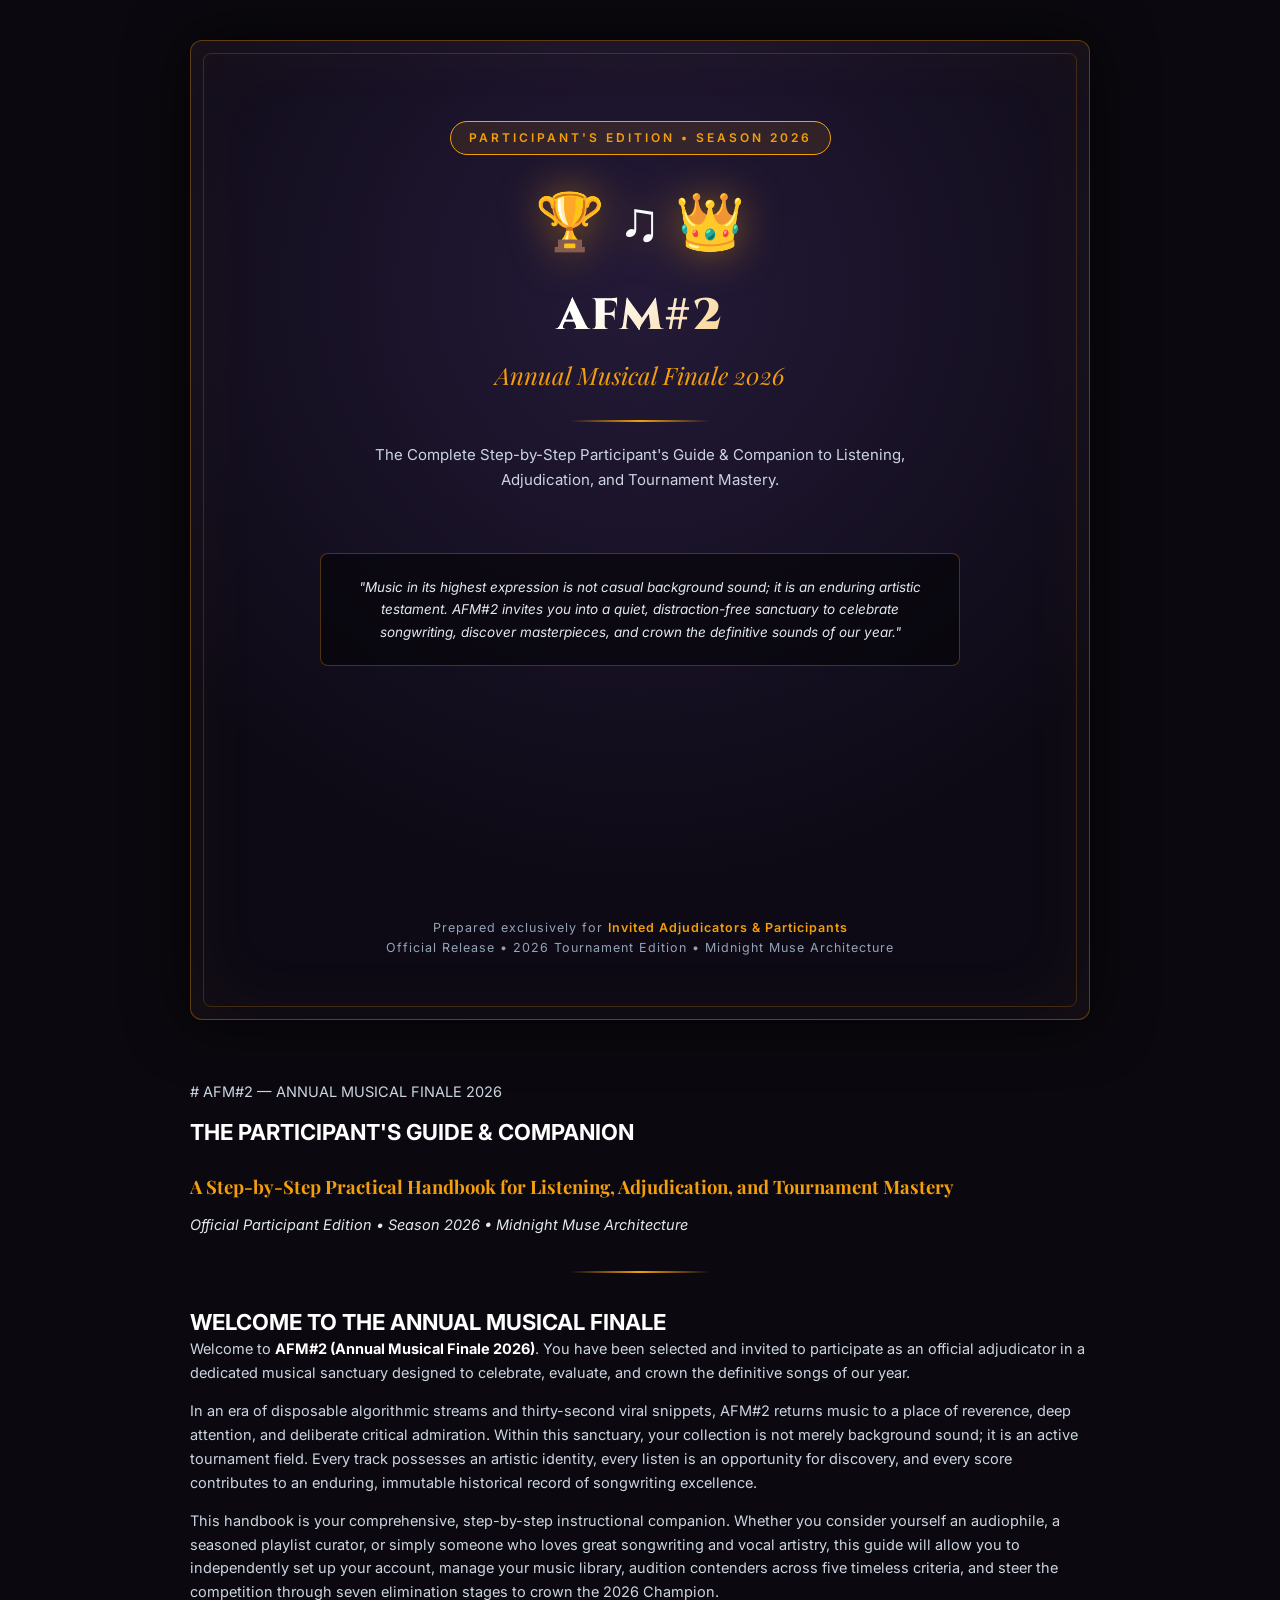
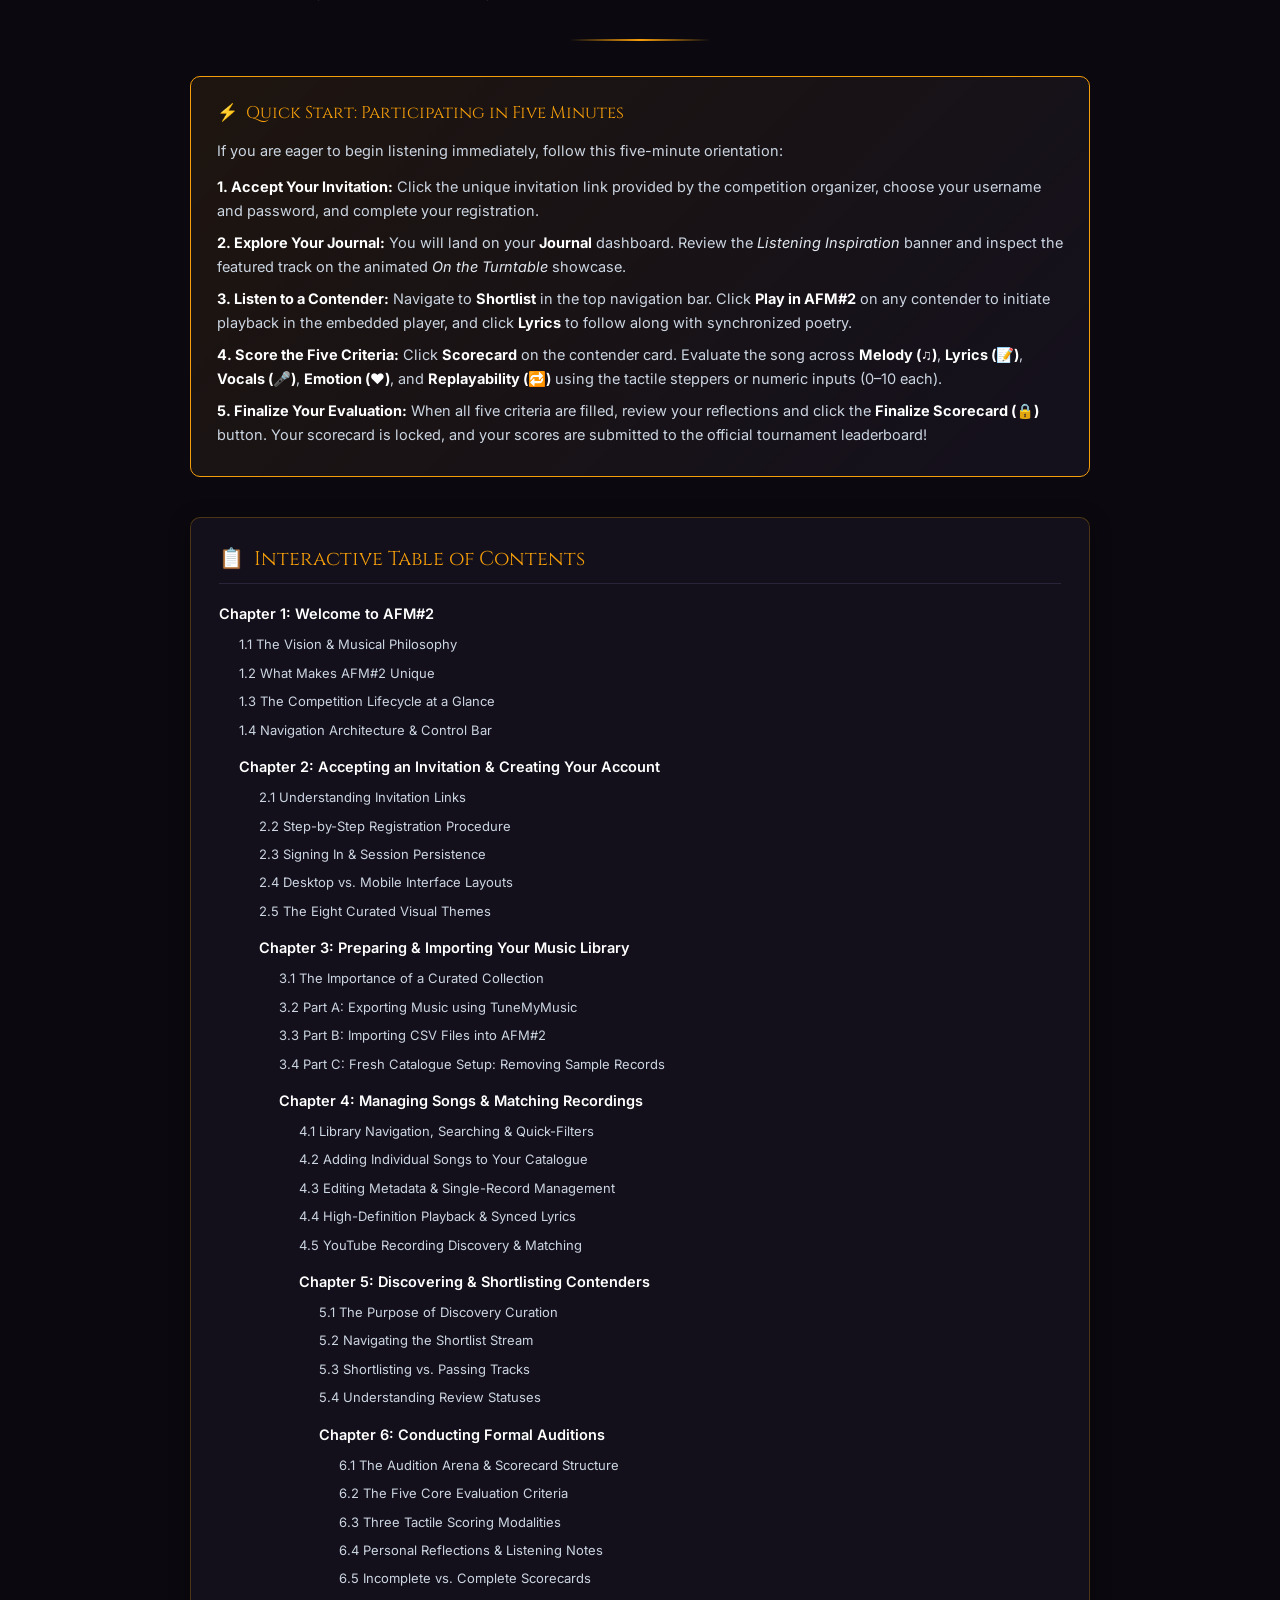
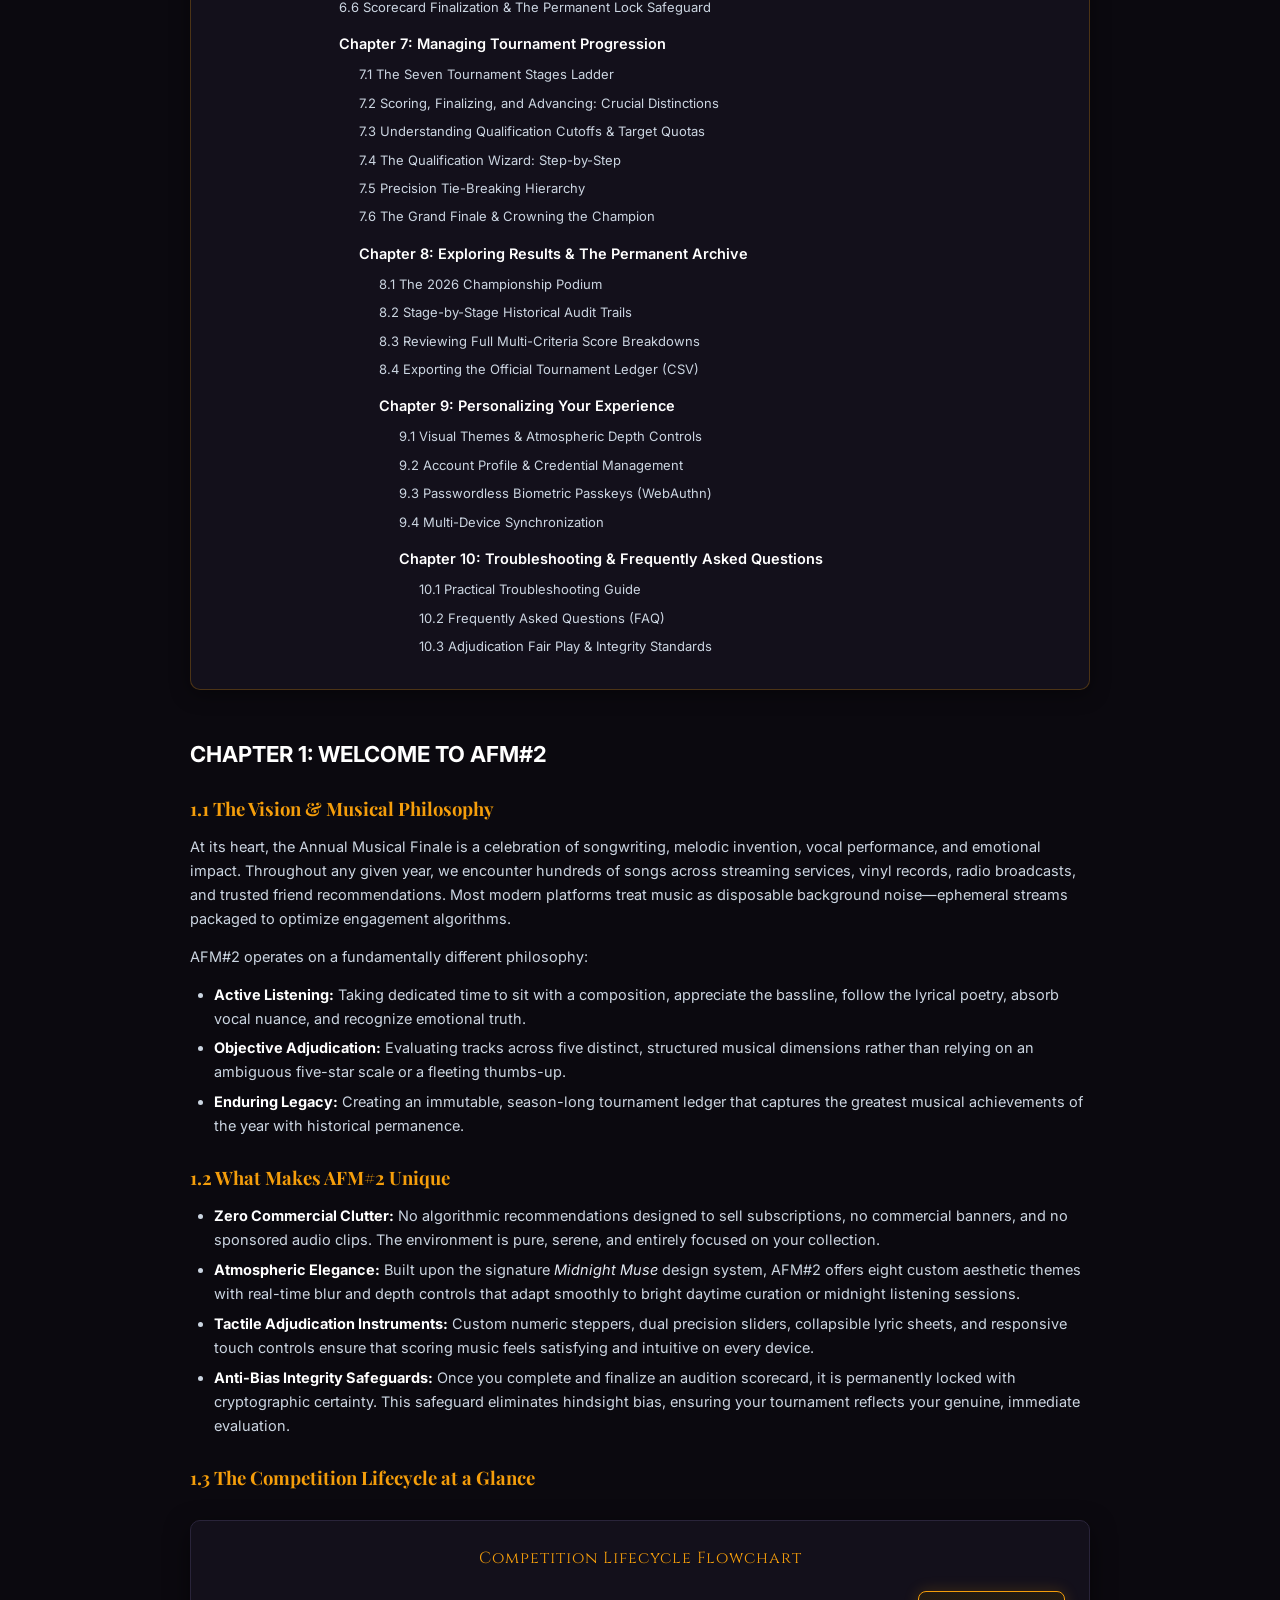
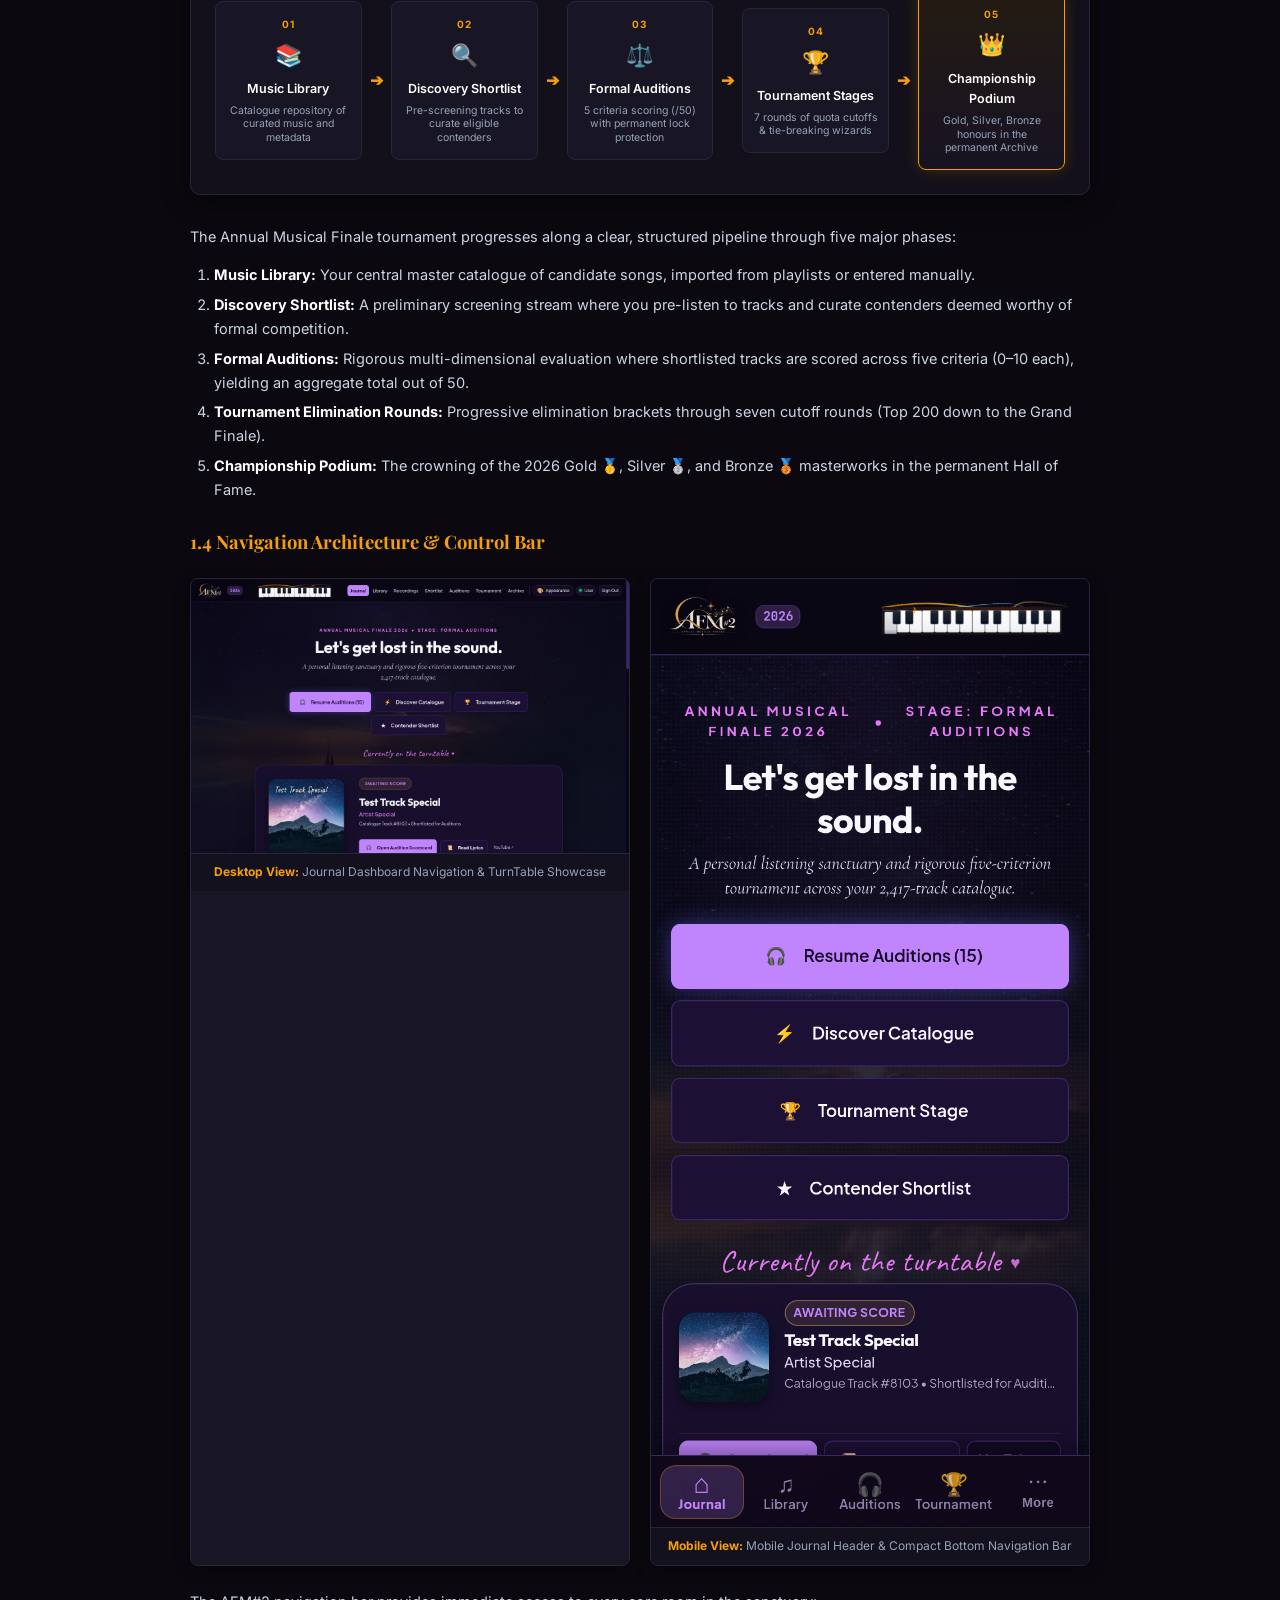
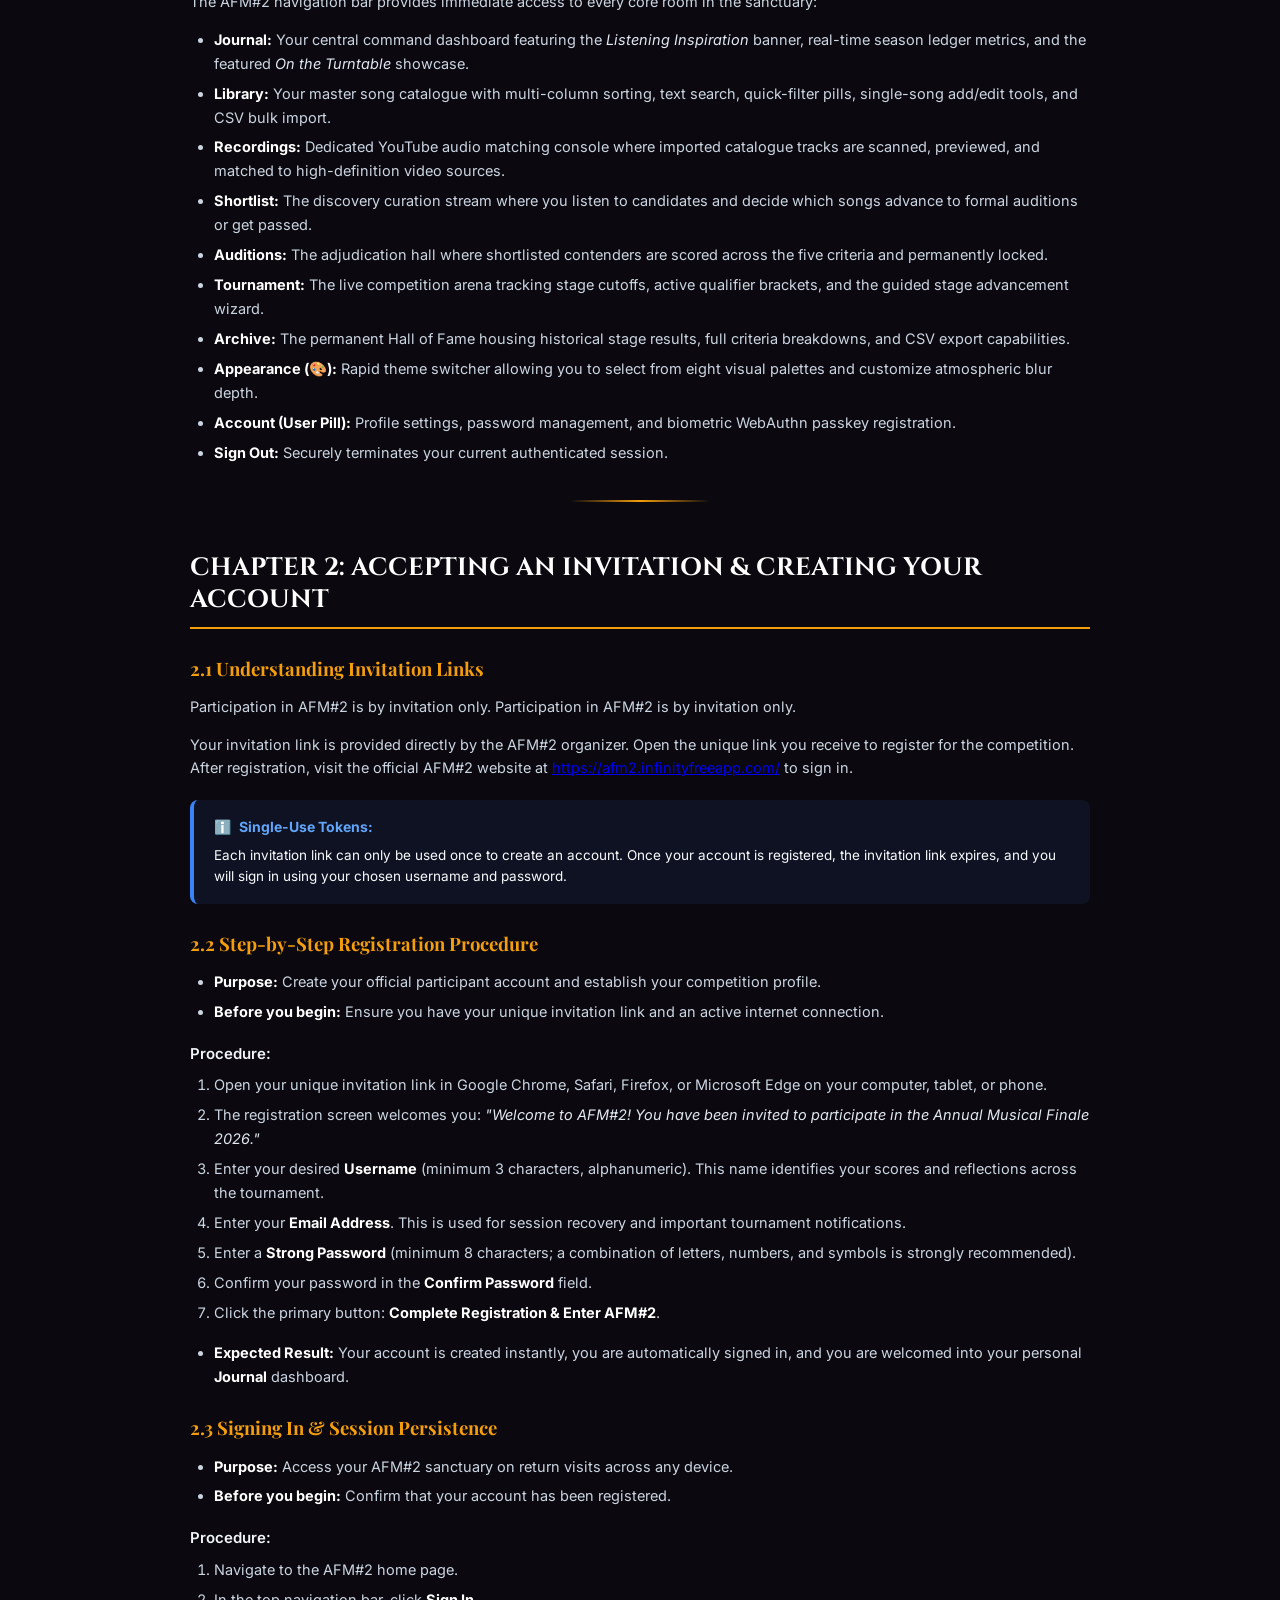
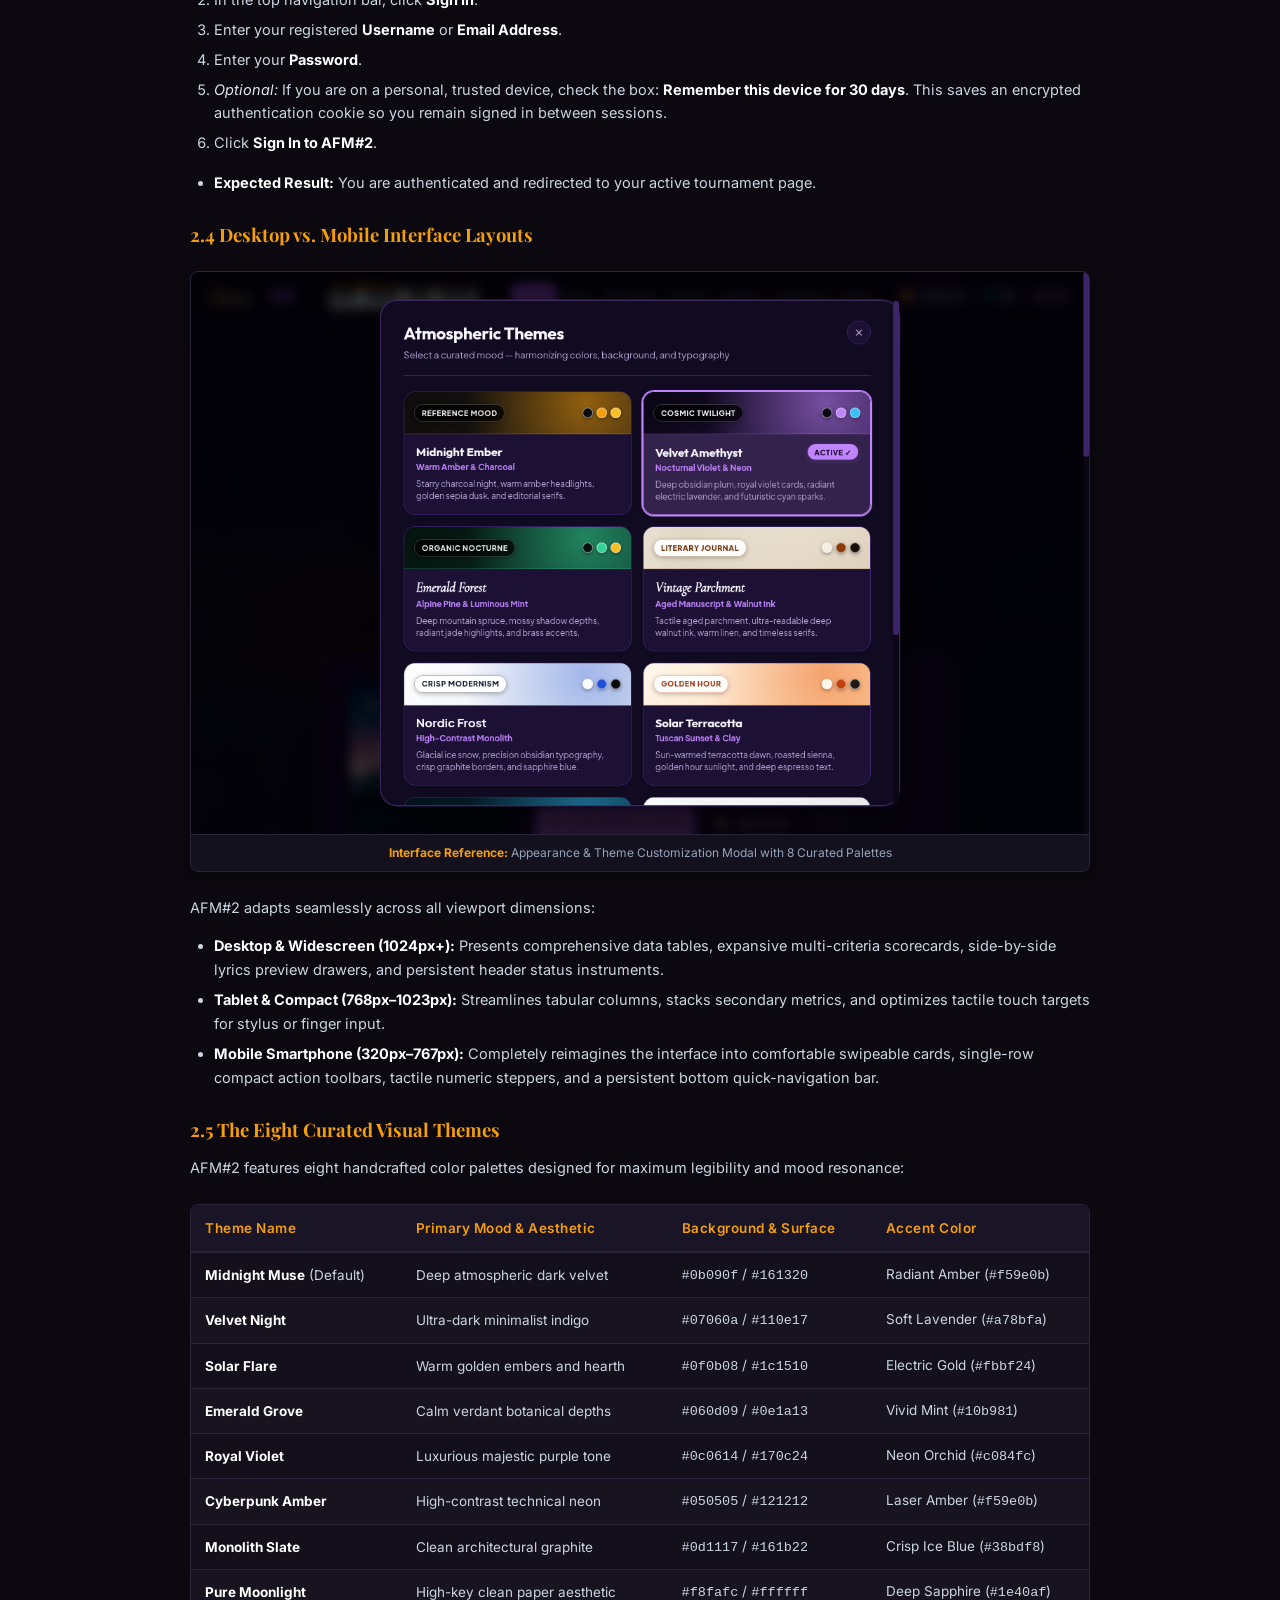
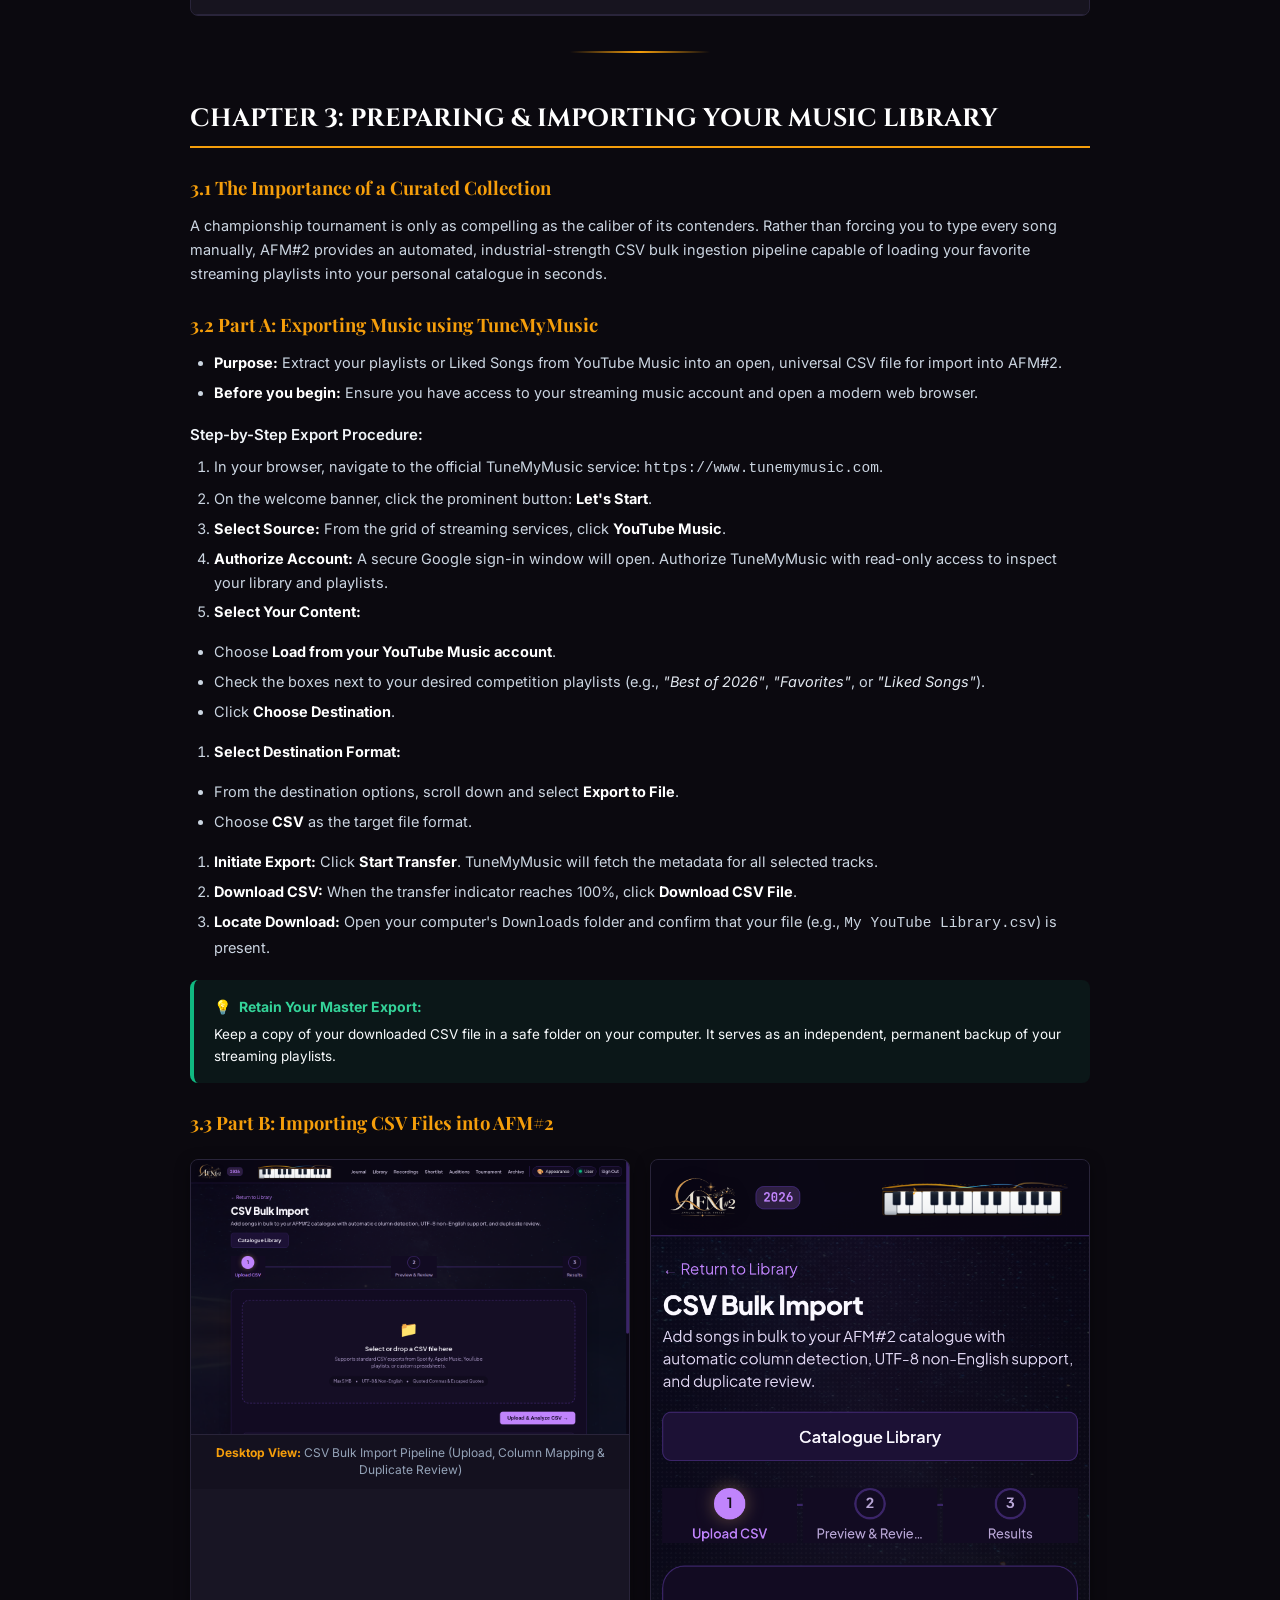
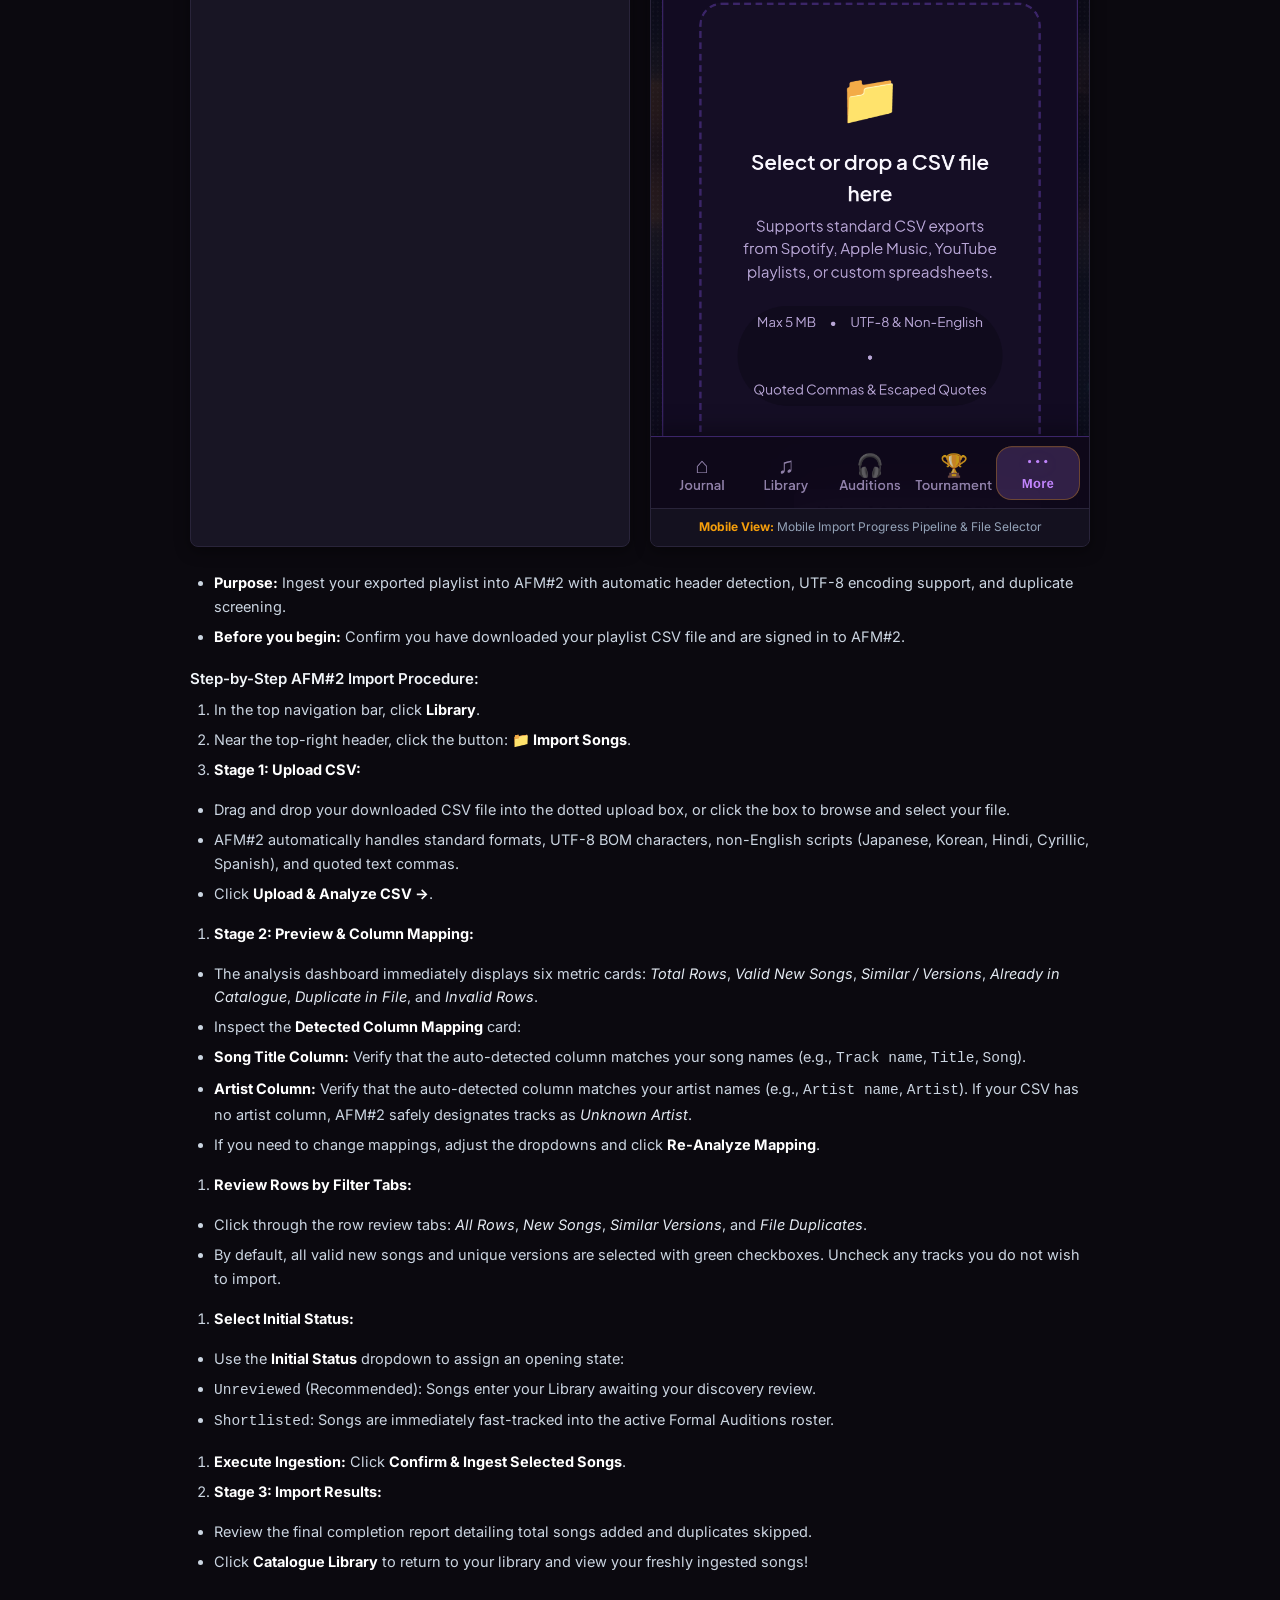
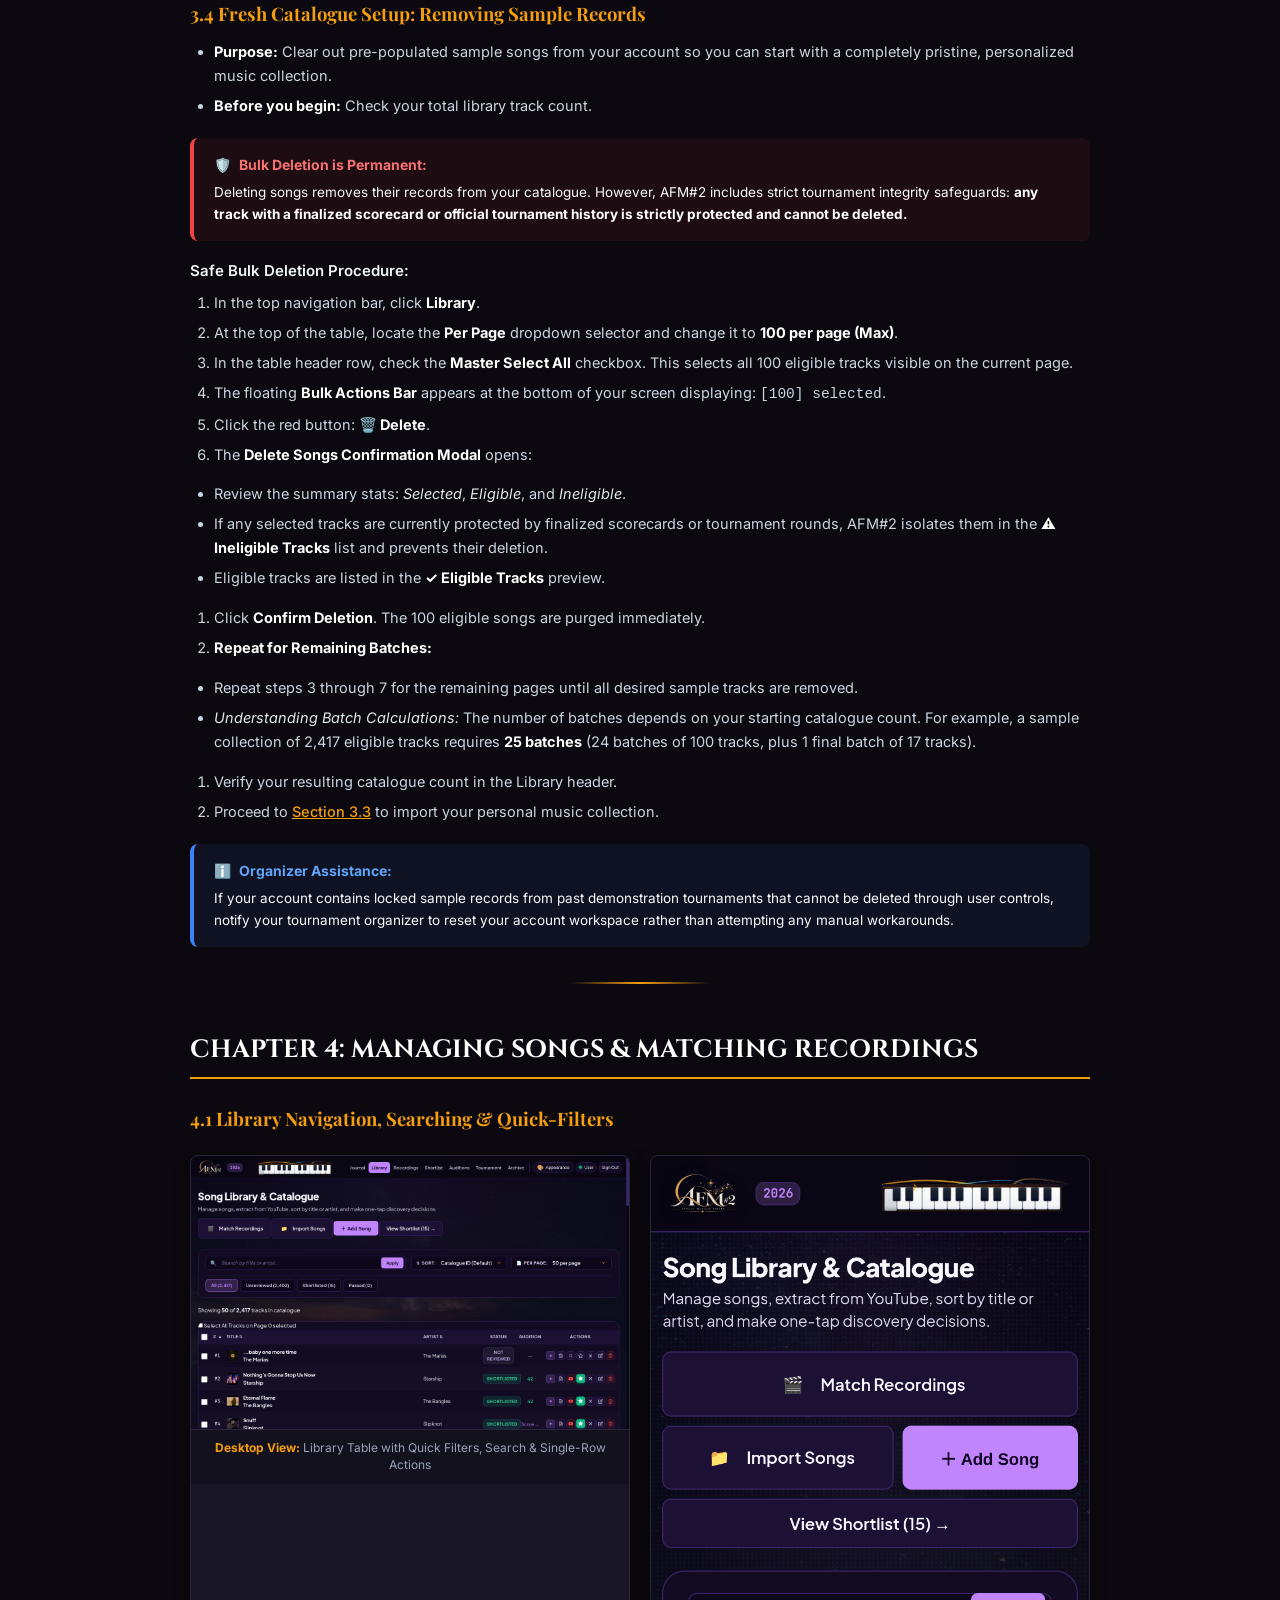
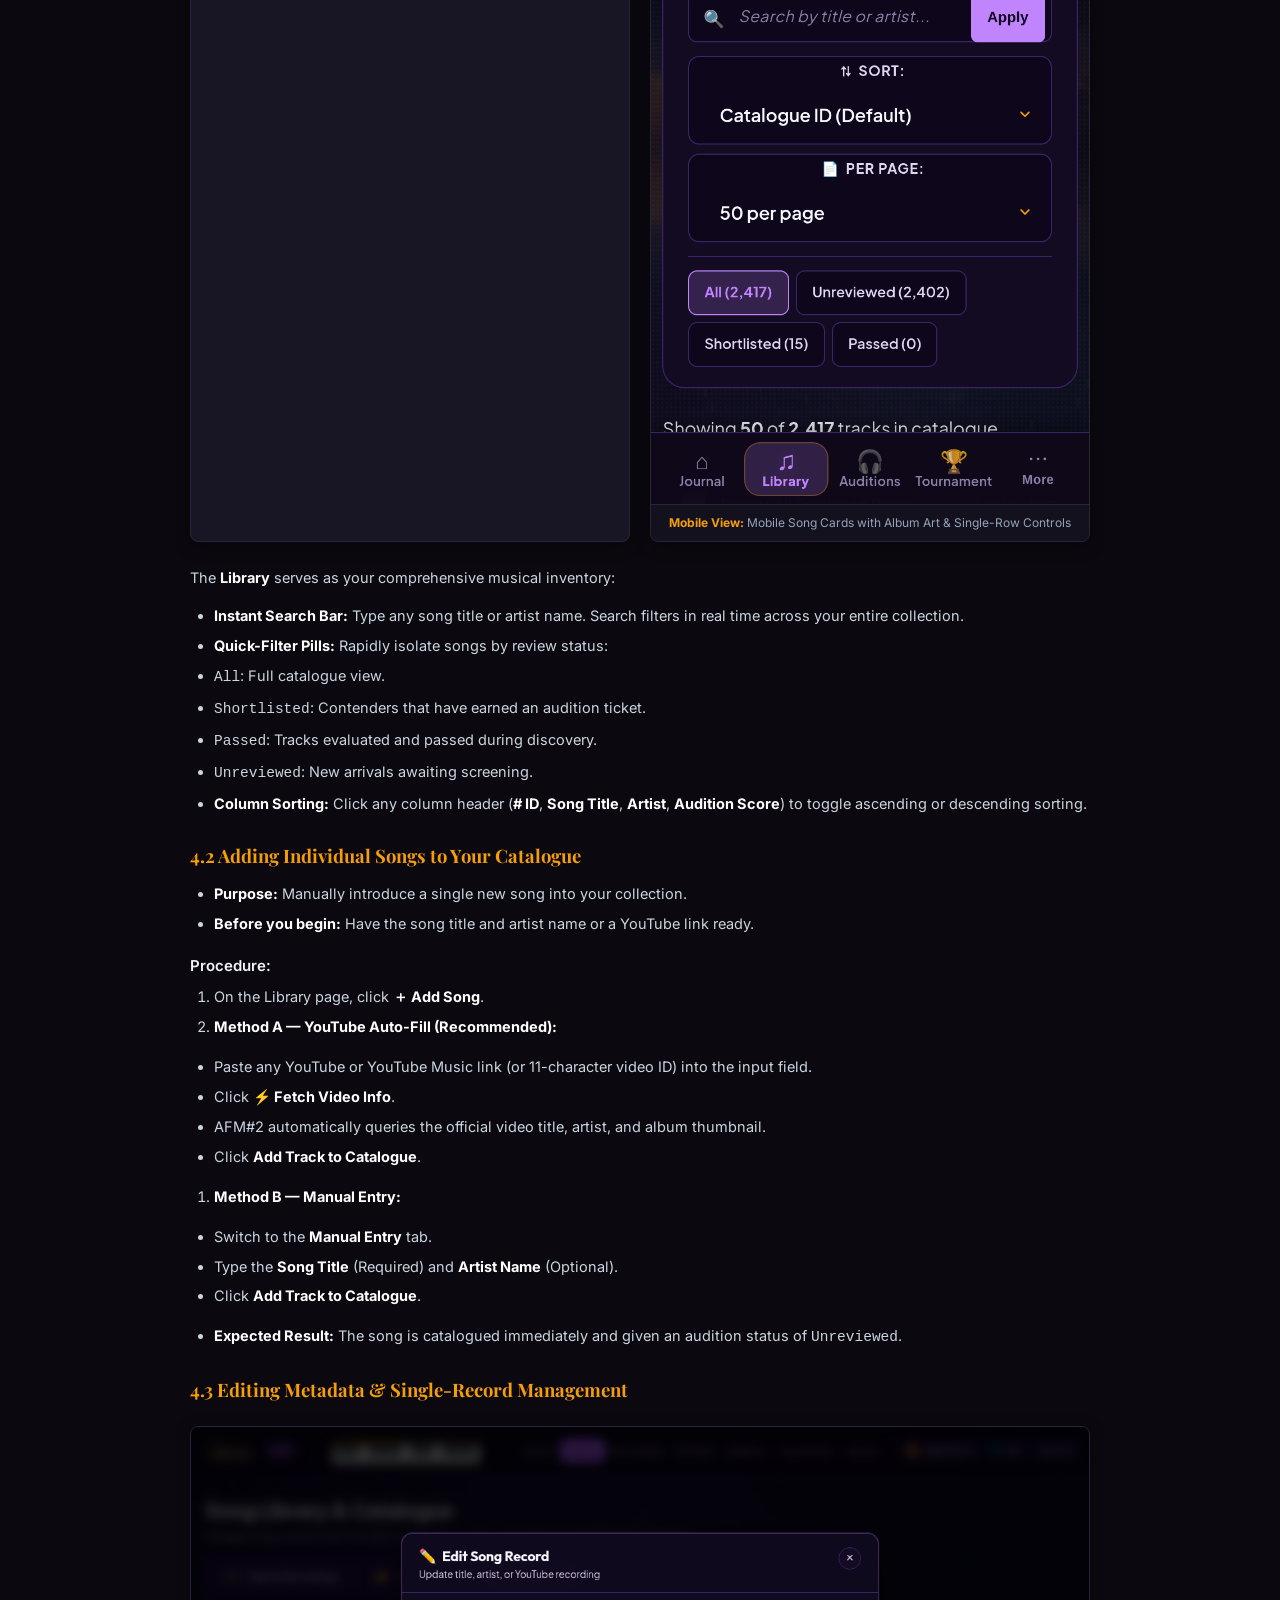
<file: docs/AFM2_Participants_Guide_2026.html>
<!DOCTYPE html>
<html lang="en">
<head>
    <meta charset="UTF-8">
    <meta name="viewport" content="width=device-width, initial-scale=1.0">
    <title>AFM#2 Participant's Guide 2026 — Step-by-Step Manual</title>
    <style>
@import url('https://fonts.googleapis.com/css2?family=Cinzel:wght@500;700;900&family=Inter:wght@300;400;500;600;700&family=Playfair+Display:ital,wght@0,600;0,800;1,400&display=swap');

:root {
    --bg-page: #0b090f;
    --bg-surface: #13101b;
    --bg-card: #181524;
    --bg-elevated: #221e33;
    --border-subtle: #29243a;
    --border-gold: #f59e0b;
    --border-gold-glow: rgba(245, 158, 11, 0.25);
    --text-primary: #f8fafc;
    --text-secondary: #cbd5e1;
    --text-muted: #94a3b8;
    --accent-gold: #f59e0b;
    --accent-amber: #d97706;
    --accent-teal: #14b8a6;
    --accent-emerald: #10b981;
    --accent-crimson: #ef4444;
}

* {
    box-sizing: border-box;
    margin: 0;
    padding: 0;
}

body {
    background-color: var(--bg-page);
    color: var(--text-primary);
    font-family: 'Inter', -apple-system, BlinkMacSystemFont, 'Segoe UI', Roboto, sans-serif;
    line-height: 1.65;
    font-size: 14.5px;
    -webkit-font-smoothing: antialiased;
}

.document-wrapper {
    max-width: 960px;
    margin: 0 auto;
    padding: 40px 30px;
}

/* ==================== COVER PAGE ==================== */
.cover-page {
    min-height: 980px;
    display: flex;
    flex-direction: column;
    justify-content: space-between;
    align-items: center;
    text-align: center;
    padding: 80px 40px 60px;
    background: radial-gradient(circle at center 25%, #241a38 0%, #0d0a15 70%);
    border: 1px solid rgba(245, 158, 11, 0.35);
    box-shadow: 0 0 60px rgba(0, 0, 0, 0.8), inset 0 0 80px rgba(245, 158, 11, 0.05);
    border-radius: 12px;
    margin-bottom: 60px;
    position: relative;
    overflow: hidden;
}

.cover-page::before {
    content: "";
    position: absolute;
    inset: 12px;
    border: 1px solid rgba(245, 158, 11, 0.2);
    border-radius: 8px;
    pointer-events: none;
}

.cover-badge {
    display: inline-block;
    padding: 6px 18px;
    border: 1px solid var(--accent-gold);
    border-radius: 20px;
    font-size: 12px;
    letter-spacing: 3px;
    text-transform: uppercase;
    color: var(--accent-gold);
    background: rgba(245, 158, 11, 0.1);
    font-weight: 600;
}

.cover-icon {
    font-size: 56px;
    margin: 20px 0;
    filter: drop-shadow(0 0 20px rgba(245, 158, 11, 0.5));
}

.cover-title {
    font-family: 'Cinzel', serif;
    font-size: 44px;
    font-weight: 900;
    letter-spacing: 2px;
    color: #fff;
    margin-bottom: 12px;
    background: linear-gradient(135deg, #ffffff 40%, #f59e0b 100%);
    -webkit-background-clip: text;
    -webkit-text-fill-color: transparent;
}

.cover-subtitle {
    font-family: 'Playfair Display', serif;
    font-size: 24px;
    font-style: italic;
    color: var(--accent-gold);
    margin-bottom: 24px;
}

.cover-tagline {
    font-size: 15px;
    max-width: 600px;
    color: var(--text-secondary);
    line-height: 1.7;
    margin-bottom: 30px;
}

.cover-divider {
    width: 140px;
    height: 2px;
    background: linear-gradient(90deg, transparent, var(--accent-gold), transparent);
    margin: 20px auto;
}

.cover-meta {
    margin-top: auto;
    font-size: 12.5px;
    color: var(--text-muted);
    letter-spacing: 1px;
}

.cover-meta span {
    color: var(--accent-gold);
    font-weight: 600;
}

/* ==================== TYPOGRAPHY & HEADINGS ==================== */
h1, h2, h3, h4 {
    color: #fff;
    font-weight: 700;
    line-height: 1.3;
}

h2.chapter-title {
    font-family: 'Cinzel', serif;
    font-size: 25px;
    color: #fff;
    border-bottom: 2px solid var(--border-gold);
    padding-bottom: 10px;
    margin-top: 50px;
    margin-bottom: 24px;
    display: flex;
    align-items: center;
    gap: 12px;
}

h3.section-title {
    font-family: 'Playfair Display', serif;
    font-size: 18.5px;
    color: var(--accent-gold);
    margin-top: 28px;
    margin-bottom: 14px;
}

h4.subsection-title {
    font-size: 15px;
    color: #f1f5f9;
    margin-top: 20px;
    margin-bottom: 10px;
    font-weight: 600;
}

p {
    margin-bottom: 14px;
    color: var(--text-secondary);
}

ul, ol {
    margin-bottom: 16px;
    padding-left: 24px;
    color: var(--text-secondary);
}

li {
    margin-bottom: 6px;
}

strong {
    color: #fff;
}

em {
    color: #e2e8f0;
}

/* ==================== CALLOUT BLOCKS ==================== */
.callout {
    padding: 16px 20px;
    border-radius: 8px;
    margin: 20px 0;
    font-size: 13.5px;
    line-height: 1.6;
    border-left: 4px solid;
    background: var(--bg-card);
}

.callout-title {
    font-weight: 700;
    margin-bottom: 6px;
    display: flex;
    align-items: center;
    gap: 8px;
    font-size: 14px;
}

.callout-note {
    border-left-color: #3b82f6;
    background: rgba(59, 130, 246, 0.08);
}
.callout-note .callout-title { color: #60a5fa; }

.callout-tip {
    border-left-color: #10b981;
    background: rgba(16, 185, 129, 0.08);
}
.callout-tip .callout-title { color: #34d399; }

.callout-warning {
    border-left-color: #f59e0b;
    background: rgba(245, 158, 11, 0.08);
}
.callout-warning .callout-title { color: #fbbf24; }

.callout-caution {
    border-left-color: #ef4444;
    background: rgba(239, 68, 68, 0.08);
}
.callout-caution .callout-title { color: #f87171; }

/* ==================== TABLES ==================== */
.table-container {
    overflow-x: auto;
    margin: 24px 0;
    border-radius: 8px;
    border: 1px solid var(--border-subtle);
    background: var(--bg-surface);
}

table {
    width: 100%;
    border-collapse: collapse;
    text-align: left;
    font-size: 13.5px;
}

th {
    background: #1a1526;
    color: var(--accent-gold);
    font-weight: 600;
    padding: 12px 14px;
    border-bottom: 2px solid var(--border-subtle);
    font-family: 'Inter', sans-serif;
    letter-spacing: 0.5px;
}

td {
    padding: 10px 14px;
    border-bottom: 1px solid var(--border-subtle);
    color: var(--text-secondary);
}

tr:nth-child(even) td {
    background: rgba(255, 255, 255, 0.015);
}

tr:hover td {
    background: rgba(245, 158, 11, 0.04);
}

/* ==================== SCREENSHOT GALLERIES ==================== */
.screenshot-grid {
    display: grid;
    grid-template-columns: 1fr 1fr;
    gap: 20px;
    margin: 24px 0;
}

@media (max-width: 720px) {
    .screenshot-grid {
        grid-template-columns: 1fr;
    }
}

.screenshot-card {
    background: var(--bg-card);
    border: 1px solid var(--border-subtle);
    border-radius: 8px;
    overflow: hidden;
    box-shadow: 0 4px 15px rgba(0, 0, 0, 0.4);
    display: flex;
    flex-direction: column;
}

.screenshot-card.full-width {
    grid-column: 1 / -1;
}

.screenshot-card img {
    width: 100%;
    height: auto;
    display: block;
    border-bottom: 1px solid var(--border-subtle);
}

.screenshot-caption {
    padding: 10px 14px;
    font-size: 12px;
    color: var(--text-muted);
    background: #14111f;
    text-align: center;
    line-height: 1.4;
}

.screenshot-caption strong {
    color: var(--accent-gold);
}

/* ==================== DIAGRAMS ==================== */
.diagram-container {
    background: var(--bg-surface);
    border: 1px solid var(--border-subtle);
    border-radius: 10px;
    padding: 24px;
    margin: 30px 0;
    box-shadow: 0 8px 25px rgba(0, 0, 0, 0.5);
}

.diagram-title {
    font-family: 'Cinzel', serif;
    font-size: 16px;
    color: var(--accent-gold);
    text-align: center;
    margin-bottom: 20px;
    letter-spacing: 1px;
}

.lifecycle-flow {
    display: flex;
    align-items: center;
    justify-content: space-between;
    gap: 8px;
    flex-wrap: nowrap;
}

.flow-step {
    flex: 1;
    background: var(--bg-card);
    border: 1px solid var(--border-subtle);
    border-radius: 8px;
    padding: 14px 10px;
    text-align: center;
    min-height: 130px;
    display: flex;
    flex-direction: column;
    justify-content: center;
    align-items: center;
}

.flow-step.highlight {
    border-color: var(--border-gold);
    background: linear-gradient(180deg, #231b12 0%, #171322 100%);
    box-shadow: 0 0 15px rgba(245, 158, 11, 0.2);
}

.step-num {
    font-size: 10px;
    font-weight: 700;
    color: var(--accent-gold);
    letter-spacing: 1px;
    margin-bottom: 4px;
}

.step-icon {
    font-size: 22px;
    margin-bottom: 6px;
}

.step-name {
    font-weight: 600;
    font-size: 12.5px;
    color: #fff;
    margin-bottom: 4px;
}

.step-desc {
    font-size: 10.5px;
    color: var(--text-muted);
    line-height: 1.3;
}

.flow-arrow {
    color: var(--accent-gold);
    font-size: 16px;
    font-weight: bold;
}

/* Ladder Grid */
.ladder-grid {
    display: flex;
    flex-direction: column;
    gap: 8px;
    max-width: 650px;
    margin: 0 auto;
}

.ladder-card {
    background: var(--bg-card);
    border: 1px solid var(--border-subtle);
    border-radius: 6px;
    padding: 12px 18px;
    display: grid;
    grid-template-columns: 100px 180px 1fr;
    align-items: center;
    gap: 16px;
}

.ladder-card.championship {
    border-color: var(--border-gold);
    background: linear-gradient(90deg, #2d2215 0%, #1a1626 100%);
    box-shadow: 0 0 20px rgba(245, 158, 11, 0.25);
}

.ladder-badge {
    font-size: 11px;
    font-weight: 700;
    text-transform: uppercase;
    color: var(--accent-gold);
    background: rgba(245, 158, 11, 0.12);
    padding: 4px 8px;
    border-radius: 4px;
    text-align: center;
}

.ladder-title {
    font-weight: 700;
    color: #fff;
    font-size: 13.5px;
}

.ladder-quota {
    font-size: 11px;
    color: var(--accent-gold);
    font-weight: 600;
    grid-column: 2;
    margin-top: -8px;
}

.ladder-desc {
    font-size: 12px;
    color: var(--text-secondary);
    line-height: 1.4;
    grid-column: 3;
    grid-row: 1 / span 2;
}

.ladder-arrow {
    text-align: center;
    color: var(--accent-gold);
    font-size: 12px;
    line-height: 1;
}

/* ==================== PRINT & PDF MEDIA ==================== */
@media print {
    body {
        background-color: #0b090f !important;
        color: #f8fafc !important;
        -webkit-print-color-adjust: exact !important;
        print-color-adjust: exact !important;
    }
    
    .document-wrapper {
        max-width: 100% !important;
        padding: 0 !important;
    }
    
    .cover-page {
        min-height: 270mm !important;
        page-break-after: always;
        break-after: always;
        margin-bottom: 0 !important;
    }
    
    h2.chapter-title {
        page-break-before: always;
        break-before: always;
        padding-top: 20px;
    }
    
    .screenshot-card, .diagram-container, .table-container, .callout {
        page-break-inside: avoid;
        break-inside: avoid;
    }
    
    @page {
        size: A4;
        margin: 15mm 12mm 18mm 12mm;
    }
}


/* Interactive TOC & Cross-References */
.toc-container {
    background: var(--bg-surface);
    border: 1px solid var(--border-gold-glow);
    border-radius: 10px;
    padding: 24px 28px;
    margin: 35px 0 50px;
    box-shadow: 0 4px 20px rgba(0,0,0,0.4);
}

.toc-title {
    font-family: 'Cinzel', serif;
    font-size: 20px;
    color: var(--accent-gold);
    margin-bottom: 16px;
    border-bottom: 1px solid var(--border-subtle);
    padding-bottom: 8px;
    display: flex;
    align-items: center;
    gap: 10px;
}

.toc-list {
    list-style: none !important;
    padding-left: 0 !important;
    margin-bottom: 0 !important;
}

.toc-item-ch {
    margin-top: 10px;
    font-weight: 600;
}

.toc-item-ch a {
    color: #fff;
    text-decoration: none;
    display: inline-block;
    padding: 2px 0;
    transition: color 0.15s ease;
}

.toc-item-ch a:hover {
    color: var(--accent-gold);
    text-decoration: underline;
}

.toc-sublist {
    list-style: none !important;
    padding-left: 20px !important;
    margin-top: 4px;
    margin-bottom: 6px !important;
}

.toc-item-sec {
    font-size: 13px;
    font-weight: 400;
    margin-bottom: 3px;
}

.toc-item-sec a {
    color: var(--text-secondary);
    text-decoration: none;
}

.toc-item-sec a:hover {
    color: var(--accent-gold);
    text-decoration: underline;
}

/* Quick Start Box */
.quickstart-box {
    background: linear-gradient(135deg, rgba(245, 158, 11, 0.08) 0%, rgba(20, 17, 30, 0.95) 100%);
    border: 1px solid var(--border-gold);
    border-radius: 10px;
    padding: 22px 26px;
    margin: 30px 0 40px;
}

.quickstart-title {
    font-family: 'Cinzel', serif;
    font-size: 17px;
    color: var(--accent-gold);
    margin-bottom: 12px;
    display: flex;
    align-items: center;
    gap: 8px;
}

/* Cross reference links */
a.doc-link {
    color: var(--accent-gold);
    text-decoration: underline;
    font-weight: 500;
}

a.doc-link:hover {
    color: #fff;
}

/* Smooth scrolling */
html {
    scroll-behavior: smooth;
}

/* Print styling adjustments */
@media print {
    .toc-container {
        page-break-after: always;
    }
    a {
        color: inherit !important;
        text-decoration: none !important;
    }
}

    </style>
</head>
<body>

<div class="document-wrapper">
    <!-- COVER PAGE -->
    <header class="cover-page" role="banner">
        <div>
            <div class="cover-badge">Participant's Edition • Season 2026</div>
            <div class="cover-icon" aria-hidden="true">🏆 ♫ 👑</div>
            <h1 class="cover-title">AFM#2</h1>
            <div class="cover-subtitle">Annual Musical Finale 2026</div>
            <div class="cover-divider"></div>
            <div class="cover-tagline">
                The Complete Step-by-Step Participant's Guide & Companion to Listening, Adjudication, and Tournament Mastery.
            </div>
        </div>

        <div style="max-width: 640px; margin: 30px auto; padding: 22px 28px; background: rgba(0,0,0,0.5); border: 1px solid rgba(245,158,11,0.3); border-radius: 8px;">
            <p style="font-size: 13.5px; color: #e2e8f0; margin: 0; line-height: 1.65;">
                <em>"Music in its highest expression is not casual background sound; it is an enduring artistic testament. AFM#2 invites you into a quiet, distraction-free sanctuary to celebrate songwriting, discover masterpieces, and crown the definitive sounds of our year."</em>
            </p>
        </div>

        <div class="cover-meta">
            Prepared exclusively for <span>Invited Adjudicators & Participants</span><br>
            Official Release • 2026 Tournament Edition • Midnight Muse Architecture
        </div>
    </header>

    <!-- MAIN BODY -->
    <main class="guide-content" role="main">
<p># AFM#2 — ANNUAL MUSICAL FINALE 2026</p>
<h2 class="section-title" style="font-size: 22px; color: #fff;">THE PARTICIPANT'S GUIDE & COMPANION</h2>
<h3 class="section-title">A Step-by-Step Practical Handbook for Listening, Adjudication, and Tournament Mastery</h3>
<p><em>Official Participant Edition • Season 2026 • Midnight Muse Architecture</em></p>
<div class="cover-divider" style="margin: 35px auto;"></div>
<h2 class="section-title" style="font-size: 22px; color: #fff;">WELCOME TO THE ANNUAL MUSICAL FINALE</h2>
<p>Welcome to <strong>AFM#2 (Annual Musical Finale 2026)</strong>. You have been selected and invited to participate as an official adjudicator in a dedicated musical sanctuary designed to celebrate, evaluate, and crown the definitive songs of our year.</p>
<p>In an era of disposable algorithmic streams and thirty-second viral snippets, AFM#2 returns music to a place of reverence, deep attention, and deliberate critical admiration. Within this sanctuary, your collection is not merely background sound; it is an active tournament field. Every track possesses an artistic identity, every listen is an opportunity for discovery, and every score contributes to an enduring, immutable historical record of songwriting excellence.</p>
<p>This handbook is your comprehensive, step-by-step instructional companion. Whether you consider yourself an audiophile, a seasoned playlist curator, or simply someone who loves great songwriting and vocal artistry, this guide will allow you to independently set up your account, manage your music library, audition contenders across five timeless criteria, and steer the competition through seven elimination stages to crown the 2026 Champion.</p>
<div class="cover-divider" style="margin: 35px auto;"></div>
<div class="quickstart-box"><div class="quickstart-title"><span>⚡</span> Quick Start: Participating in Five Minutes</div>
<p style="margin-bottom: 12px; color: var(--text-secondary);">If you are eager to begin listening immediately, follow this five-minute orientation:</p>
<p style="margin-bottom: 8px;"><strong>1. </strong> <strong>Accept Your Invitation:</strong> Click the unique invitation link provided by the competition organizer, choose your username and password, and complete your registration.</p>
<p style="margin-bottom: 8px;"><strong>2. </strong> <strong>Explore Your Journal:</strong> You will land on your <strong>Journal</strong> dashboard. Review the <em>Listening Inspiration</em> banner and inspect the featured track on the animated <em>On the Turntable</em> showcase.</p>
<p style="margin-bottom: 8px;"><strong>3. </strong> <strong>Listen to a Contender:</strong> Navigate to <strong>Shortlist</strong> in the top navigation bar. Click <strong>Play in AFM#2</strong> on any contender to initiate playback in the embedded player, and click <strong>Lyrics</strong> to follow along with synchronized poetry.</p>
<p style="margin-bottom: 8px;"><strong>4. </strong> <strong>Score the Five Criteria:</strong> Click <strong>Scorecard</strong> on the contender card. Evaluate the song across <strong>Melody (♫)</strong>, <strong>Lyrics (📝)</strong>, <strong>Vocals (🎤)</strong>, <strong>Emotion (❤️)</strong>, and <strong>Replayability (🔁)</strong> using the tactile steppers or numeric inputs (0–10 each).</p>
<p style="margin-bottom: 8px;"><strong>5. </strong> <strong>Finalize Your Evaluation:</strong> When all five criteria are filled, review your reflections and click the <strong>Finalize Scorecard (🔒)</strong> button. Your scorecard is locked, and your scores are submitted to the official tournament leaderboard!</p>
</div>
<div class="toc-container" id="toc"><div class="toc-title"><span>📋</span> Interactive Table of Contents</div><ul class="toc-list">
<li class="toc-item-ch"><a href="#ch1">Chapter 1: Welcome to AFM#2</a><ul class="toc-sublist">
<li class="toc-item-sec"><a href="#sec1-1">1.1 The Vision & Musical Philosophy</a></li>
<li class="toc-item-sec"><a href="#sec1-2">1.2 What Makes AFM#2 Unique</a></li>
<li class="toc-item-sec"><a href="#sec1-3">1.3 The Competition Lifecycle at a Glance</a></li>
<li class="toc-item-sec"><a href="#sec1-4">1.4 Navigation Architecture & Control Bar</a></li>
<li class="toc-item-ch"><a href="#ch2">Chapter 2: Accepting an Invitation & Creating Your Account</a><ul class="toc-sublist">
<li class="toc-item-sec"><a href="#sec2-1">2.1 Understanding Invitation Links</a></li>
<li class="toc-item-sec"><a href="#sec2-2">2.2 Step-by-Step Registration Procedure</a></li>
<li class="toc-item-sec"><a href="#sec2-3">2.3 Signing In & Session Persistence</a></li>
<li class="toc-item-sec"><a href="#sec2-4">2.4 Desktop vs. Mobile Interface Layouts</a></li>
<li class="toc-item-sec"><a href="#sec2-5">2.5 The Eight Curated Visual Themes</a></li>
<li class="toc-item-ch"><a href="#ch3">Chapter 3: Preparing & Importing Your Music Library</a><ul class="toc-sublist">
<li class="toc-item-sec"><a href="#sec3-1">3.1 The Importance of a Curated Collection</a></li>
<li class="toc-item-sec"><a href="#sec3-2">3.2 Part A: Exporting Music using TuneMyMusic</a></li>
<li class="toc-item-sec"><a href="#sec3-3">3.3 Part B: Importing CSV Files into AFM#2</a></li>
<li class="toc-item-sec"><a href="#sec3-4">3.4 Part C: Fresh Catalogue Setup: Removing Sample Records</a></li>
<li class="toc-item-ch"><a href="#ch4">Chapter 4: Managing Songs & Matching Recordings</a><ul class="toc-sublist">
<li class="toc-item-sec"><a href="#sec4-1">4.1 Library Navigation, Searching & Quick-Filters</a></li>
<li class="toc-item-sec"><a href="#sec4-2">4.2 Adding Individual Songs to Your Catalogue</a></li>
<li class="toc-item-sec"><a href="#sec4-3">4.3 Editing Metadata & Single-Record Management</a></li>
<li class="toc-item-sec"><a href="#sec4-4">4.4 High-Definition Playback & Synced Lyrics</a></li>
<li class="toc-item-sec"><a href="#sec4-5">4.5 YouTube Recording Discovery & Matching</a></li>
<li class="toc-item-ch"><a href="#ch5">Chapter 5: Discovering & Shortlisting Contenders</a><ul class="toc-sublist">
<li class="toc-item-sec"><a href="#sec5-1">5.1 The Purpose of Discovery Curation</a></li>
<li class="toc-item-sec"><a href="#sec5-2">5.2 Navigating the Shortlist Stream</a></li>
<li class="toc-item-sec"><a href="#sec5-3">5.3 Shortlisting vs. Passing Tracks</a></li>
<li class="toc-item-sec"><a href="#sec5-4">5.4 Understanding Review Statuses</a></li>
<li class="toc-item-ch"><a href="#ch6">Chapter 6: Conducting Formal Auditions</a><ul class="toc-sublist">
<li class="toc-item-sec"><a href="#sec6-1">6.1 The Audition Arena & Scorecard Structure</a></li>
<li class="toc-item-sec"><a href="#sec6-2">6.2 The Five Core Evaluation Criteria</a></li>
<li class="toc-item-sec"><a href="#sec6-3">6.3 Three Tactile Scoring Modalities</a></li>
<li class="toc-item-sec"><a href="#sec6-4">6.4 Personal Reflections & Listening Notes</a></li>
<li class="toc-item-sec"><a href="#sec6-5">6.5 Incomplete vs. Complete Scorecards</a></li>
<li class="toc-item-sec"><a href="#sec6-6">6.6 Scorecard Finalization & The Permanent Lock Safeguard</a></li>
<li class="toc-item-ch"><a href="#ch7">Chapter 7: Managing Tournament Progression</a><ul class="toc-sublist">
<li class="toc-item-sec"><a href="#sec7-1">7.1 The Seven Tournament Stages Ladder</a></li>
<li class="toc-item-sec"><a href="#sec7-2">7.2 Scoring, Finalizing, and Advancing: Crucial Distinctions</a></li>
<li class="toc-item-sec"><a href="#sec7-3">7.3 Understanding Qualification Cutoffs & Target Quotas</a></li>
<li class="toc-item-sec"><a href="#sec7-4">7.4 The Qualification Wizard: Step-by-Step</a></li>
<li class="toc-item-sec"><a href="#sec7-5">7.5 Precision Tie-Breaking Hierarchy</a></li>
<li class="toc-item-sec"><a href="#sec7-6">7.6 The Grand Finale & Crowning the Champion</a></li>
<li class="toc-item-ch"><a href="#ch8">Chapter 8: Exploring Results & The Permanent Archive</a><ul class="toc-sublist">
<li class="toc-item-sec"><a href="#sec8-1">8.1 The 2026 Championship Podium</a></li>
<li class="toc-item-sec"><a href="#sec8-2">8.2 Stage-by-Stage Historical Audit Trails</a></li>
<li class="toc-item-sec"><a href="#sec8-3">8.3 Reviewing Full Multi-Criteria Score Breakdowns</a></li>
<li class="toc-item-sec"><a href="#sec8-4">8.4 Exporting the Official Tournament Ledger (CSV)</a></li>
<li class="toc-item-ch"><a href="#ch9">Chapter 9: Personalizing Your Experience</a><ul class="toc-sublist">
<li class="toc-item-sec"><a href="#sec9-1">9.1 Visual Themes & Atmospheric Depth Controls</a></li>
<li class="toc-item-sec"><a href="#sec9-2">9.2 Account Profile & Credential Management</a></li>
<li class="toc-item-sec"><a href="#sec9-3">9.3 Passwordless Biometric Passkeys (WebAuthn)</a></li>
<li class="toc-item-sec"><a href="#sec9-4">9.4 Multi-Device Synchronization</a></li>
<li class="toc-item-ch"><a href="#ch10">Chapter 10: Troubleshooting & Frequently Asked Questions</a><ul class="toc-sublist">
<li class="toc-item-sec"><a href="#sec10-1">10.1 Practical Troubleshooting Guide</a></li>
<li class="toc-item-sec"><a href="#sec10-2">10.2 Frequently Asked Questions (FAQ)</a></li>
<li class="toc-item-sec"><a href="#sec10-3">10.3 Adjudication Fair Play & Integrity Standards</a></li>
</ul></li></ul></div>
<a id="ch1"></a>
<h2 class="section-title" style="font-size: 22px; color: #fff;">CHAPTER 1: WELCOME TO AFM#2</h2>
<a id="sec1-1"></a>
<h3 class="section-title">1.1 The Vision & Musical Philosophy</h3>
<p>At its heart, the Annual Musical Finale is a celebration of songwriting, melodic invention, vocal performance, and emotional impact. Throughout any given year, we encounter hundreds of songs across streaming services, vinyl records, radio broadcasts, and trusted friend recommendations. Most modern platforms treat music as disposable background noise—ephemeral streams packaged to optimize engagement algorithms.</p>
<p>AFM#2 operates on a fundamentally different philosophy:</p>
<ul>
<li><strong>Active Listening:</strong> Taking dedicated time to sit with a composition, appreciate the bassline, follow the lyrical poetry, absorb vocal nuance, and recognize emotional truth.</li>
<li><strong>Objective Adjudication:</strong> Evaluating tracks across five distinct, structured musical dimensions rather than relying on an ambiguous five-star scale or a fleeting thumbs-up.</li>
<li><strong>Enduring Legacy:</strong> Creating an immutable, season-long tournament ledger that captures the greatest musical achievements of the year with historical permanence.</li>
</ul>
<a id="sec1-2"></a>
<h3 class="section-title">1.2 What Makes AFM#2 Unique</h3>
<ul>
<li><strong>Zero Commercial Clutter:</strong> No algorithmic recommendations designed to sell subscriptions, no commercial banners, and no sponsored audio clips. The environment is pure, serene, and entirely focused on your collection.</li>
<li><strong>Atmospheric Elegance:</strong> Built upon the signature <em>Midnight Muse</em> design system, AFM#2 offers eight custom aesthetic themes with real-time blur and depth controls that adapt smoothly to bright daytime curation or midnight listening sessions.</li>
<li><strong>Tactile Adjudication Instruments:</strong> Custom numeric steppers, dual precision sliders, collapsible lyric sheets, and responsive touch controls ensure that scoring music feels satisfying and intuitive on every device.</li>
<li><strong>Anti-Bias Integrity Safeguards:</strong> Once you complete and finalize an audition scorecard, it is permanently locked with cryptographic certainty. This safeguard eliminates hindsight bias, ensuring your tournament reflects your genuine, immediate evaluation.</li>
</ul>
<a id="sec1-3"></a>
<h3 class="section-title">1.3 The Competition Lifecycle at a Glance</h3>

<div class="diagram-container" role="figure" aria-label="Competition Lifecycle Flowchart">
    <div class="diagram-title">Competition Lifecycle Flowchart</div>
    <div class="lifecycle-flow">
        <div class="flow-step">
            <div class="step-num">01</div>
            <div class="step-icon">📚</div>
            <div class="step-name">Music Library</div>
            <div class="step-desc">Catalogue repository of curated music and metadata</div>
        </div>
        <div class="flow-arrow" aria-hidden="true">➔</div>
        <div class="flow-step">
            <div class="step-num">02</div>
            <div class="step-icon">🔍</div>
            <div class="step-name">Discovery Shortlist</div>
            <div class="step-desc">Pre-screening tracks to curate eligible contenders</div>
        </div>
        <div class="flow-arrow" aria-hidden="true">➔</div>
        <div class="flow-step">
            <div class="step-num">03</div>
            <div class="step-icon">⚖️</div>
            <div class="step-name">Formal Auditions</div>
            <div class="step-desc">5 criteria scoring (/50) with permanent lock protection</div>
        </div>
        <div class="flow-arrow" aria-hidden="true">➔</div>
        <div class="flow-step">
            <div class="step-num">04</div>
            <div class="step-icon">🏆</div>
            <div class="step-name">Tournament Stages</div>
            <div class="step-desc">7 rounds of quota cutoffs & tie-breaking wizards</div>
        </div>
        <div class="flow-arrow" aria-hidden="true">➔</div>
        <div class="flow-step highlight">
            <div class="step-num">05</div>
            <div class="step-icon">👑</div>
            <div class="step-name">Championship Podium</div>
            <div class="step-desc">Gold, Silver, Bronze honours in the permanent Archive</div>
        </div>
    </div>
</div>

<p>The Annual Musical Finale tournament progresses along a clear, structured pipeline through five major phases:</p>
<ol>
<li><strong>Music Library:</strong> Your central master catalogue of candidate songs, imported from playlists or entered manually.</li>
<li><strong>Discovery Shortlist:</strong> A preliminary screening stream where you pre-listen to tracks and curate contenders deemed worthy of formal competition.</li>
<li><strong>Formal Auditions:</strong> Rigorous multi-dimensional evaluation where shortlisted tracks are scored across five criteria (0–10 each), yielding an aggregate total out of 50.</li>
<li><strong>Tournament Elimination Rounds:</strong> Progressive elimination brackets through seven cutoff rounds (Top 200 down to the Grand Finale).</li>
<li><strong>Championship Podium:</strong> The crowning of the 2026 Gold 🥇, Silver 🥈, and Bronze 🥉 masterworks in the permanent Hall of Fame.</li>
</ol>
<a id="sec1-4"></a>
<h3 class="section-title">1.4 Navigation Architecture & Control Bar</h3>

<div class="screenshot-grid" role="group" aria-label="Visual Interface Pair">
    <div class="screenshot-card">
        <img src="screenshots/journal_desktop.png" alt="Journal Dashboard Navigation & TurnTable Showcase" loading="lazy">
        <div class="screenshot-caption"><strong>Desktop View:</strong> Journal Dashboard Navigation & TurnTable Showcase</div>
    </div>
    <div class="screenshot-card">
        <img src="screenshots/journal_mobile.png" alt="Mobile Journal Header & Compact Bottom Navigation Bar" loading="lazy">
        <div class="screenshot-caption"><strong>Mobile View:</strong> Mobile Journal Header & Compact Bottom Navigation Bar</div>
    </div>
</div>

<p>The AFM#2 navigation bar provides immediate access to every core room in the sanctuary:</p>
<ul>
<li><strong>Journal:</strong> Your central command dashboard featuring the <em>Listening Inspiration</em> banner, real-time season ledger metrics, and the featured <em>On the Turntable</em> showcase.</li>
<li><strong>Library:</strong> Your master song catalogue with multi-column sorting, text search, quick-filter pills, single-song add/edit tools, and CSV bulk import.</li>
<li><strong>Recordings:</strong> Dedicated YouTube audio matching console where imported catalogue tracks are scanned, previewed, and matched to high-definition video sources.</li>
<li><strong>Shortlist:</strong> The discovery curation stream where you listen to candidates and decide which songs advance to formal auditions or get passed.</li>
<li><strong>Auditions:</strong> The adjudication hall where shortlisted contenders are scored across the five criteria and permanently locked.</li>
<li><strong>Tournament:</strong> The live competition arena tracking stage cutoffs, active qualifier brackets, and the guided stage advancement wizard.</li>
<li><strong>Archive:</strong> The permanent Hall of Fame housing historical stage results, full criteria breakdowns, and CSV export capabilities.</li>
<li><strong>Appearance (🎨):</strong> Rapid theme switcher allowing you to select from eight visual palettes and customize atmospheric blur depth.</li>
<li><strong>Account (User Pill):</strong> Profile settings, password management, and biometric WebAuthn passkey registration.</li>
<li><strong>Sign Out:</strong> Securely terminates your current authenticated session.</li>
</ul>
<div class="cover-divider" style="margin: 35px auto;"></div>
<a id="ch2"></a>
<h2 class="chapter-title">CHAPTER 2: ACCEPTING AN INVITATION & CREATING YOUR ACCOUNT</h2>
<a id="sec2-1"></a>
<h3 class="section-title">2.1 Understanding Invitation Links</h3>
<p>Participation in AFM#2 is by invitation only. Participation in AFM#2 is by invitation only.</p>
<p>Your invitation link is provided directly by the AFM#2 organizer. Open the unique link you receive to register for the competition. After registration, visit the official AFM#2 website at <a href="https://afm2.infinityfreeapp.com/">https://afm2.infinityfreeapp.com/</a> to sign in.</p>

<div class="callout callout-note" role="alert">
    <div class="callout-title"><span>ℹ️</span> Single-Use Tokens:</div>
    <div class="callout-body">Each invitation link can only be used once to create an account. Once your account is registered, the invitation link expires, and you will sign in using your chosen username and password.</div>
</div>

<a id="sec2-2"></a>
<h3 class="section-title">2.2 Step-by-Step Registration Procedure</h3>
<ul>
<li><strong>Purpose:</strong> Create your official participant account and establish your competition profile.</li>
<li><strong>Before you begin:</strong> Ensure you have your unique invitation link and an active internet connection.</li>
</ul>
<h4 class="subsection-title">Procedure:</h4>
<ol>
<li>Open your unique invitation link in Google Chrome, Safari, Firefox, or Microsoft Edge on your computer, tablet, or phone.</li>
<li>The registration screen welcomes you: <em>"Welcome to AFM#2! You have been invited to participate in the Annual Musical Finale 2026."</em></li>
<li>Enter your desired <strong>Username</strong> (minimum 3 characters, alphanumeric). This name identifies your scores and reflections across the tournament.</li>
<li>Enter your <strong>Email Address</strong>. This is used for session recovery and important tournament notifications.</li>
<li>Enter a <strong>Strong Password</strong> (minimum 8 characters; a combination of letters, numbers, and symbols is strongly recommended).</li>
<li>Confirm your password in the <strong>Confirm Password</strong> field.</li>
<li>Click the primary button: <strong>Complete Registration & Enter AFM#2</strong>.</li>
</ol>
<ul>
<li><strong>Expected Result:</strong> Your account is created instantly, you are automatically signed in, and you are welcomed into your personal <strong>Journal</strong> dashboard.</li>
</ul>
<a id="sec2-3"></a>
<h3 class="section-title">2.3 Signing In & Session Persistence</h3>
<ul>
<li><strong>Purpose:</strong> Access your AFM#2 sanctuary on return visits across any device.</li>
<li><strong>Before you begin:</strong> Confirm that your account has been registered.</li>
</ul>
<h4 class="subsection-title">Procedure:</h4>
<ol>
<li>Navigate to the AFM#2 home page.</li>
<li>In the top navigation bar, click <strong>Sign In</strong>.</li>
<li>Enter your registered <strong>Username</strong> or <strong>Email Address</strong>.</li>
<li>Enter your <strong>Password</strong>.</li>
<li><em>Optional:</em> If you are on a personal, trusted device, check the box: <strong>Remember this device for 30 days</strong>. This saves an encrypted authentication cookie so you remain signed in between sessions.</li>
<li>Click <strong>Sign In to AFM#2</strong>.</li>
</ol>
<ul>
<li><strong>Expected Result:</strong> You are authenticated and redirected to your active tournament page.</li>
</ul>
<a id="sec2-4"></a>
<h3 class="section-title">2.4 Desktop vs. Mobile Interface Layouts</h3>

<div class="screenshot-grid" role="group" aria-label="Visual Interface Reference">
    <div class="screenshot-card full-width">
        <img src="screenshots/appearance_modal.png" alt="Appearance & Theme Customization Modal with 8 Curated Palettes" loading="lazy">
        <div class="screenshot-caption"><strong>Interface Reference:</strong> Appearance & Theme Customization Modal with 8 Curated Palettes</div>
    </div>
</div>

<p>AFM#2 adapts seamlessly across all viewport dimensions:</p>
<ul>
<li><strong>Desktop & Widescreen (1024px+):</strong> Presents comprehensive data tables, expansive multi-criteria scorecards, side-by-side lyrics preview drawers, and persistent header status instruments.</li>
<li><strong>Tablet & Compact (768px–1023px):</strong> Streamlines tabular columns, stacks secondary metrics, and optimizes tactile touch targets for stylus or finger input.</li>
<li><strong>Mobile Smartphone (320px–767px):</strong> Completely reimagines the interface into comfortable swipeable cards, single-row compact action toolbars, tactile numeric steppers, and a persistent bottom quick-navigation bar.</li>
</ul>
<a id="sec2-5"></a>
<h3 class="section-title">2.5 The Eight Curated Visual Themes</h3>
<p>AFM#2 features eight handcrafted color palettes designed for maximum legibility and mood resonance:</p>
<div class="table-container"><table><thead><tr>
<th scope="col">Theme Name</th>
<th scope="col">Primary Mood & Aesthetic</th>
<th scope="col">Background & Surface</th>
<th scope="col">Accent Color</th>
</tr></thead><tbody>
<tr>
<td><strong>Midnight Muse</strong> (Default)</td>
<td>Deep atmospheric dark velvet</td>
<td><code>#0b090f</code> / <code>#161320</code></td>
<td>Radiant Amber (<code>#f59e0b</code>)</td>
</tr>
<tr>
<td><strong>Velvet Night</strong></td>
<td>Ultra-dark minimalist indigo</td>
<td><code>#07060a</code> / <code>#110e17</code></td>
<td>Soft Lavender (<code>#a78bfa</code>)</td>
</tr>
<tr>
<td><strong>Solar Flare</strong></td>
<td>Warm golden embers and hearth</td>
<td><code>#0f0b08</code> / <code>#1c1510</code></td>
<td>Electric Gold (<code>#fbbf24</code>)</td>
</tr>
<tr>
<td><strong>Emerald Grove</strong></td>
<td>Calm verdant botanical depths</td>
<td><code>#060d09</code> / <code>#0e1a13</code></td>
<td>Vivid Mint (<code>#10b981</code>)</td>
</tr>
<tr>
<td><strong>Royal Violet</strong></td>
<td>Luxurious majestic purple tone</td>
<td><code>#0c0614</code> / <code>#170c24</code></td>
<td>Neon Orchid (<code>#c084fc</code>)</td>
</tr>
<tr>
<td><strong>Cyberpunk Amber</strong></td>
<td>High-contrast technical neon</td>
<td><code>#050505</code> / <code>#121212</code></td>
<td>Laser Amber (<code>#f59e0b</code>)</td>
</tr>
<tr>
<td><strong>Monolith Slate</strong></td>
<td>Clean architectural graphite</td>
<td><code>#0d1117</code> / <code>#161b22</code></td>
<td>Crisp Ice Blue (<code>#38bdf8</code>)</td>
</tr>
<tr>
<td><strong>Pure Moonlight</strong></td>
<td>High-key clean paper aesthetic</td>
<td><code>#f8fafc</code> / <code>#ffffff</code></td>
<td>Deep Sapphire (<code>#1e40af</code>)</td>
</tr>
</tbody></table></div>
<div class="cover-divider" style="margin: 35px auto;"></div>
<a id="ch3"></a>
<h2 class="chapter-title">CHAPTER 3: PREPARING & IMPORTING YOUR MUSIC LIBRARY</h2>
<a id="sec3-1"></a>
<h3 class="section-title">3.1 The Importance of a Curated Collection</h3>
<p>A championship tournament is only as compelling as the caliber of its contenders. Rather than forcing you to type every song manually, AFM#2 provides an automated, industrial-strength CSV bulk ingestion pipeline capable of loading your favorite streaming playlists into your personal catalogue in seconds.</p>
<a id="sec3-2"></a>
<h3 class="section-title">3.2 Part A: Exporting Music using TuneMyMusic</h3>
<ul>
<li><strong>Purpose:</strong> Extract your playlists or Liked Songs from YouTube Music into an open, universal CSV file for import into AFM#2.</li>
<li><strong>Before you begin:</strong> Ensure you have access to your streaming music account and open a modern web browser.</li>
</ul>
<h4 class="subsection-title">Step-by-Step Export Procedure:</h4>
<ol>
<li>In your browser, navigate to the official TuneMyMusic service: <code>https://www.tunemymusic.com</code>.</li>
<li>On the welcome banner, click the prominent button: <strong>Let's Start</strong>.</li>
<li><strong>Select Source:</strong> From the grid of streaming services, click <strong>YouTube Music</strong>.</li>
<li><strong>Authorize Account:</strong> A secure Google sign-in window will open. Authorize TuneMyMusic with read-only access to inspect your library and playlists.</li>
<li><strong>Select Your Content:</strong></li>
</ol>
<ul>
<li>Choose <strong>Load from your YouTube Music account</strong>.</li>
<li>Check the boxes next to your desired competition playlists (e.g., <em>"Best of 2026"</em>, <em>"Favorites"</em>, or <em>"Liked Songs"</em>).</li>
<li>Click <strong>Choose Destination</strong>.</li>
</ul>
<ol>
<li><strong>Select Destination Format:</strong></li>
</ol>
<ul>
<li>From the destination options, scroll down and select <strong>Export to File</strong>.</li>
<li>Choose <strong>CSV</strong> as the target file format.</li>
</ul>
<ol>
<li><strong>Initiate Export:</strong> Click <strong>Start Transfer</strong>. TuneMyMusic will fetch the metadata for all selected tracks.</li>
<li><strong>Download CSV:</strong> When the transfer indicator reaches 100%, click <strong>Download CSV File</strong>.</li>
<li><strong>Locate Download:</strong> Open your computer's <code>Downloads</code> folder and confirm that your file (e.g., <code>My YouTube Library.csv</code>) is present.</li>
</ol>

<div class="callout callout-tip" role="alert">
    <div class="callout-title"><span>💡</span> Retain Your Master Export:</div>
    <div class="callout-body">Keep a copy of your downloaded CSV file in a safe folder on your computer. It serves as an independent, permanent backup of your streaming playlists.</div>
</div>

<a id="sec3-3"></a>
<h3 class="section-title">3.3 Part B: Importing CSV Files into AFM#2</h3>

<div class="screenshot-grid" role="group" aria-label="Visual Interface Pair">
    <div class="screenshot-card">
        <img src="screenshots/import_desktop.png" alt="CSV Bulk Import Pipeline (Upload, Column Mapping & Duplicate Review)" loading="lazy">
        <div class="screenshot-caption"><strong>Desktop View:</strong> CSV Bulk Import Pipeline (Upload, Column Mapping & Duplicate Review)</div>
    </div>
    <div class="screenshot-card">
        <img src="screenshots/import_mobile.png" alt="Mobile Import Progress Pipeline & File Selector" loading="lazy">
        <div class="screenshot-caption"><strong>Mobile View:</strong> Mobile Import Progress Pipeline & File Selector</div>
    </div>
</div>

<ul>
<li><strong>Purpose:</strong> Ingest your exported playlist into AFM#2 with automatic header detection, UTF-8 encoding support, and duplicate screening.</li>
<li><strong>Before you begin:</strong> Confirm you have downloaded your playlist CSV file and are signed in to AFM#2.</li>
</ul>
<h4 class="subsection-title">Step-by-Step AFM#2 Import Procedure:</h4>
<ol>
<li>In the top navigation bar, click <strong>Library</strong>.</li>
<li>Near the top-right header, click the button: <strong>📁 Import Songs</strong>.</li>
<li><strong>Stage 1: Upload CSV:</strong></li>
</ol>
<ul>
<li>Drag and drop your downloaded CSV file into the dotted upload box, or click the box to browse and select your file.</li>
<li>AFM#2 automatically handles standard formats, UTF-8 BOM characters, non-English scripts (Japanese, Korean, Hindi, Cyrillic, Spanish), and quoted text commas.</li>
<li>Click <strong>Upload & Analyze CSV →</strong>.</li>
</ul>
<ol>
<li><strong>Stage 2: Preview & Column Mapping:</strong></li>
</ol>
<ul>
<li>The analysis dashboard immediately displays six metric cards: <em>Total Rows</em>, <em>Valid New Songs</em>, <em>Similar / Versions</em>, <em>Already in Catalogue</em>, <em>Duplicate in File</em>, and <em>Invalid Rows</em>.</li>
<li>Inspect the <strong>Detected Column Mapping</strong> card:</li>
<li><strong>Song Title Column:</strong> Verify that the auto-detected column matches your song names (e.g., <code>Track name</code>, <code>Title</code>, <code>Song</code>).</li>
<li><strong>Artist Column:</strong> Verify that the auto-detected column matches your artist names (e.g., <code>Artist name</code>, <code>Artist</code>). If your CSV has no artist column, AFM#2 safely designates tracks as <em>Unknown Artist</em>.</li>
<li>If you need to change mappings, adjust the dropdowns and click <strong>Re-Analyze Mapping</strong>.</li>
</ul>
<ol>
<li><strong>Review Rows by Filter Tabs:</strong></li>
</ol>
<ul>
<li>Click through the row review tabs: <em>All Rows</em>, <em>New Songs</em>, <em>Similar Versions</em>, and <em>File Duplicates</em>.</li>
<li>By default, all valid new songs and unique versions are selected with green checkboxes. Uncheck any tracks you do not wish to import.</li>
</ul>
<ol>
<li><strong>Select Initial Status:</strong></li>
</ol>
<ul>
<li>Use the <strong>Initial Status</strong> dropdown to assign an opening state:</li>
<li><code>Unreviewed</code> (Recommended): Songs enter your Library awaiting your discovery review.</li>
<li><code>Shortlisted</code>: Songs are immediately fast-tracked into the active Formal Auditions roster.</li>
</ul>
<ol>
<li><strong>Execute Ingestion:</strong> Click <strong>Confirm & Ingest Selected Songs</strong>.</li>
<li><strong>Stage 3: Import Results:</strong></li>
</ol>
<ul>
<li>Review the final completion report detailing total songs added and duplicates skipped.</li>
<li>Click <strong>Catalogue Library</strong> to return to your library and view your freshly ingested songs!</li>
</ul>
<a id="sec3-4"></a>
<h3 class="section-title">3.4 Fresh Catalogue Setup: Removing Sample Records</h3>
<ul>
<li><strong>Purpose:</strong> Clear out pre-populated sample songs from your account so you can start with a completely pristine, personalized music collection.</li>
<li><strong>Before you begin:</strong> Check your total library track count.</li>
</ul>

<div class="callout callout-caution" role="alert">
    <div class="callout-title"><span>🛡️</span> Bulk Deletion is Permanent:</div>
    <div class="callout-body">Deleting songs removes their records from your catalogue. However, AFM#2 includes strict tournament integrity safeguards: <strong>any track with a finalized scorecard or official tournament history is strictly protected and cannot be deleted.</strong></div>
</div>

<h4 class="subsection-title">Safe Bulk Deletion Procedure:</h4>
<ol>
<li>In the top navigation bar, click <strong>Library</strong>.</li>
<li>At the top of the table, locate the <strong>Per Page</strong> dropdown selector and change it to <strong>100 per page (Max)</strong>.</li>
<li>In the table header row, check the <strong>Master Select All</strong> checkbox. This selects all 100 eligible tracks visible on the current page.</li>
<li>The floating <strong>Bulk Actions Bar</strong> appears at the bottom of your screen displaying: <code>[100] selected</code>.</li>
<li>Click the red button: <strong>🗑️ Delete</strong>.</li>
<li>The <strong>Delete Songs Confirmation Modal</strong> opens:</li>
</ol>
<ul>
<li>Review the summary stats: <em>Selected</em>, <em>Eligible</em>, and <em>Ineligible</em>.</li>
<li>If any selected tracks are currently protected by finalized scorecards or tournament rounds, AFM#2 isolates them in the <strong>⚠️ Ineligible Tracks</strong> list and prevents their deletion.</li>
<li>Eligible tracks are listed in the <strong>✓ Eligible Tracks</strong> preview.</li>
</ul>
<ol>
<li>Click <strong>Confirm Deletion</strong>. The 100 eligible songs are purged immediately.</li>
<li><strong>Repeat for Remaining Batches:</strong></li>
</ol>
<ul>
<li>Repeat steps 3 through 7 for the remaining pages until all desired sample tracks are removed.</li>
<li><em>Understanding Batch Calculations:</em> The number of batches depends on your starting catalogue count. For example, a sample collection of 2,417 eligible tracks requires <strong>25 batches</strong> (24 batches of 100 tracks, plus 1 final batch of 17 tracks).</li>
</ul>
<ol>
<li>Verify your resulting catalogue count in the Library header.</li>
<li>Proceed to <a href="#sec3-3" class="doc-link">Section 3.3</a> to import your personal music collection.</li>
</ol>

<div class="callout callout-note" role="alert">
    <div class="callout-title"><span>ℹ️</span> Organizer Assistance:</div>
    <div class="callout-body">If your account contains locked sample records from past demonstration tournaments that cannot be deleted through user controls, notify your tournament organizer to reset your account workspace rather than attempting any manual workarounds.</div>
</div>

<div class="cover-divider" style="margin: 35px auto;"></div>
<a id="ch4"></a>
<h2 class="chapter-title">CHAPTER 4: MANAGING SONGS & MATCHING RECORDINGS</h2>
<a id="sec4-1"></a>
<h3 class="section-title">4.1 Library Navigation, Searching & Quick-Filters</h3>

<div class="screenshot-grid" role="group" aria-label="Visual Interface Pair">
    <div class="screenshot-card">
        <img src="screenshots/library_desktop.png" alt="Library Table with Quick Filters, Search & Single-Row Actions" loading="lazy">
        <div class="screenshot-caption"><strong>Desktop View:</strong> Library Table with Quick Filters, Search & Single-Row Actions</div>
    </div>
    <div class="screenshot-card">
        <img src="screenshots/library_mobile.png" alt="Mobile Song Cards with Album Art & Single-Row Controls" loading="lazy">
        <div class="screenshot-caption"><strong>Mobile View:</strong> Mobile Song Cards with Album Art & Single-Row Controls</div>
    </div>
</div>

<p>The <strong>Library</strong> serves as your comprehensive musical inventory:</p>
<ul>
<li><strong>Instant Search Bar:</strong> Type any song title or artist name. Search filters in real time across your entire collection.</li>
<li><strong>Quick-Filter Pills:</strong> Rapidly isolate songs by review status:</li>
<li><code>All</code>: Full catalogue view.</li>
<li><code>Shortlisted</code>: Contenders that have earned an audition ticket.</li>
<li><code>Passed</code>: Tracks evaluated and passed during discovery.</li>
<li><code>Unreviewed</code>: New arrivals awaiting screening.</li>
<li><strong>Column Sorting:</strong> Click any column header (<strong># ID</strong>, <strong>Song Title</strong>, <strong>Artist</strong>, <strong>Audition Score</strong>) to toggle ascending or descending sorting.</li>
</ul>
<a id="sec4-2"></a>
<h3 class="section-title">4.2 Adding Individual Songs to Your Catalogue</h3>
<ul>
<li><strong>Purpose:</strong> Manually introduce a single new song into your collection.</li>
<li><strong>Before you begin:</strong> Have the song title and artist name or a YouTube link ready.</li>
</ul>
<h4 class="subsection-title">Procedure:</h4>
<ol>
<li>On the Library page, click <strong>＋ Add Song</strong>.</li>
<li><strong>Method A — YouTube Auto-Fill (Recommended):</strong></li>
</ol>
<ul>
<li>Paste any YouTube or YouTube Music link (or 11-character video ID) into the input field.</li>
<li>Click <strong>⚡ Fetch Video Info</strong>.</li>
<li>AFM#2 automatically queries the official video title, artist, and album thumbnail.</li>
<li>Click <strong>Add Track to Catalogue</strong>.</li>
</ul>
<ol>
<li><strong>Method B — Manual Entry:</strong></li>
</ol>
<ul>
<li>Switch to the <strong>Manual Entry</strong> tab.</li>
<li>Type the <strong>Song Title</strong> (Required) and <strong>Artist Name</strong> (Optional).</li>
<li>Click <strong>Add Track to Catalogue</strong>.</li>
</ul>
<ul>
<li><strong>Expected Result:</strong> The song is catalogued immediately and given an audition status of <code>Unreviewed</code>.</li>
</ul>
<a id="sec4-3"></a>
<h3 class="section-title">4.3 Editing Metadata & Single-Record Management</h3>

<div class="screenshot-grid" role="group" aria-label="Visual Interface Reference">
    <div class="screenshot-card full-width">
        <img src="screenshots/library_edit_modal.png" alt="Single-Record Edit Modal for Song Title, Artist & Recording URL" loading="lazy">
        <div class="screenshot-caption"><strong>Interface Reference:</strong> Single-Record Edit Modal for Song Title, Artist & Recording URL</div>
    </div>
</div>

<ul>
<li><strong>Editing Metadata:</strong> Click the <strong>Edit (✏️)</strong> button on any song card or table row. Adjust the title, artist, or YouTube recording URL in the modal dialog, and click <strong>Save Changes</strong>.</li>
<li><strong>Deleting Single Songs:</strong> Click the <strong>Delete (🗑️)</strong> button. A confirmation preview opens displaying the song details. Click <strong>Delete Track</strong> to remove it. (Protected songs with finalized tournament history cannot be deleted).</li>
</ul>
<a id="sec4-4"></a>
<h3 class="section-title">4.4 High-Definition Playback & Synced Lyrics</h3>
<ul>
<li><strong>Embedded Audio Player:</strong> Click <strong>▶ Play in AFM#2</strong> on any song card. The custom audio player slides into view, streaming high-definition audio without ads.</li>
<li><strong>Synchronized Lyrics Drawer:</strong> Click the <strong>Lyrics (📜)</strong> button. A slide-out panel displays the complete lyrical poetry of the track, allowing you to follow verses, choruses, and bridges as you listen.</li>
<li><strong>External Listening Links:</strong> Every song card provides quick links to <strong>YouTube</strong> and <strong>Search</strong> in case you prefer listening on high-fidelity studio monitors or external hi-fi equipment.</li>
</ul>
<a id="sec4-5"></a>
<h3 class="section-title">4.5 YouTube Recording Discovery & Matching</h3>

<div class="screenshot-grid" role="group" aria-label="Visual Interface Pair">
    <div class="screenshot-card">
        <img src="screenshots/recordings_desktop.png" alt="Automated Resumable Bulk Matcher & Candidate Video Discovery" loading="lazy">
        <div class="screenshot-caption"><strong>Desktop View:</strong> Automated Resumable Bulk Matcher & Candidate Video Discovery</div>
    </div>
    <div class="screenshot-card">
        <img src="screenshots/recordings_mobile.png" alt="Mobile Recording Status Stream & Manual URL Link Controls" loading="lazy">
        <div class="screenshot-caption"><strong>Mobile View:</strong> Mobile Recording Status Stream & Manual URL Link Controls</div>
    </div>
</div>

<ul>
<li><strong>Purpose:</strong> Automatically find, verify, and link high-fidelity YouTube audio recordings for imported catalogue songs that do not yet have playback links.</li>
<li><strong>Before you begin:</strong> Ensure you have imported songs in your Library and navigate to <strong>Recordings</strong> in the top navigation bar.</li>
</ul>
<h4 class="subsection-title">Understanding Matched vs. Unmatched Tracks:</h4>
<ul>
<li><strong>Matched (Green):</strong> The song has a verified YouTube video ID attached. Playback and synced lyrics work immediately across AFM#2.</li>
<li><strong>Unmatched (Amber):</strong> The song metadata exists in your catalogue, but no audio source is linked yet.</li>
</ul>
<h4 class="subsection-title">Step-by-Step Auto-Match & Candidate Review Procedure:</h4>
<ol>
<li>Navigate to <strong>Recordings</strong>.</li>
<li>At the top of the page, locate the <strong>⚡ Automated Resumable Bulk Matcher</strong> banner.</li>
<li>Click <strong>▶ Start Auto-Match</strong>.</li>
<li>AFM#2 scans YouTube for high-accuracy matches across your unmatched songs:</li>
</ol>
<ul>
<li>The real-time progress bar tracks completed matches.</li>
<li>You can click <strong>⏸ Pause</strong> at any time, or close the page—the job is fully resumable.</li>
</ul>
<ol>
<li><strong>Reviewing Individual Song Candidates:</strong></li>
</ol>
<ul>
<li>In the recordings table, locate any song and click the <strong>⚡ Candidate Videos</strong> button.</li>
<li>The <strong>🎯 YouTube Candidates</strong> modal opens, displaying discoverable video matches.</li>
<li>Compare each candidate card: thumbnail art, exact video title, channel name, duration, and publish date.</li>
<li>Click the candidate's <strong>▶ Play</strong> button to listen and verify that it is the studio original rather than an amateur cover or noisy live recording.</li>
<li>Click <strong>Select Recording</strong> to bind that video permanently to your song.</li>
</ul>
<ol>
<li><strong>Correcting an Incorrect Match:</strong></li>
</ol>
<ul>
<li>If a song was matched to the wrong version, click the <strong>🔗 Edit Recording URL</strong> button.</li>
<li>Paste the exact YouTube URL or video ID of your preferred studio recording.</li>
<li>Click <strong>🔍 Verify</strong>, review the fetched thumbnail, and click <strong>💾 Save & Verify Link</strong>.</li>
</ul>

<div class="callout callout-warning" role="alert">
    <div class="callout-title"><span>⚠️</span> Verify Studio Audio Integrity:</div>
    <div class="callout-body">Never blindly accept automatic candidate suggestions for songs with common titles. Always preview the audio to confirm it is the authentic, pristine master recording before formal auditioning.</div>
</div>

<div class="cover-divider" style="margin: 35px auto;"></div>
<a id="ch5"></a>
<h2 class="chapter-title">CHAPTER 5: DISCOVERING & SHORTLISTING CONTENDERS</h2>
<a id="sec5-1"></a>
<h3 class="section-title">5.1 The Purpose of Discovery Curation</h3>
<p>A music catalogue may contain thousands of tracks, ranging from casual ambient sounds to holiday singles. The <strong>Discovery Shortlist</strong> acts as an essential pre-competition curation filter: it allows you to audition candidate tracks quickly and curate a tight, elite roster of contenders that deserve formal tournament adjudication.</p>
<a id="sec5-2"></a>
<h3 class="section-title">5.2 Navigating the Shortlist Stream</h3>

<div class="screenshot-grid" role="group" aria-label="Visual Interface Pair">
    <div class="screenshot-card">
        <img src="screenshots/discovery_desktop.png" alt="Discovery Shortlist Stream with Playback & Review Badges" loading="lazy">
        <div class="screenshot-caption"><strong>Desktop View:</strong> Discovery Shortlist Stream with Playback & Review Badges</div>
    </div>
    <div class="screenshot-card">
        <img src="screenshots/discovery_mobile.png" alt="Mobile Discovery Cards with Dedicated Shortlist & Pass Controls" loading="lazy">
        <div class="screenshot-caption"><strong>Mobile View:</strong> Mobile Discovery Cards with Dedicated Shortlist & Pass Controls</div>
    </div>
</div>

<p>In the top navigation bar, click <strong>Shortlist</strong>:</p>
<ul>
<li>Songs appear as focused evaluation cards displaying the title, artist, album art, playback controls, and external search links.</li>
<li>Use the status filter tabs (<strong>All</strong>, <strong>Unscored</strong>, <strong>Incomplete</strong>, <strong>Completed</strong>) to track your curation workload.</li>
<li>Use the <strong>Per Page</strong> selector (25, 50, 100) to adjust your view.</li>
</ul>
<a id="sec5-3"></a>
<h3 class="section-title">5.3 Shortlisting vs. Passing Tracks</h3>
<ul>
<li><strong>Shortlisting a Song (⭐):</strong></li>
<li>Click <strong>Scorecard</strong> or <strong>Shortlist</strong> on a song card.</li>
<li>The song is marked as an active tournament contender and promoted into the <strong>Formal Auditions</strong> hall.</li>
<li><strong>Passing a Song (✕ Pass):</strong></li>
<li>If a track does not have championship caliber, click <strong>✕ Pass</strong>.</li>
<li>The song is gracefully moved out of the active competition stream.</li>
<li><strong>Crucial Distinction: Passed vs. Deleted:</strong></li>
<li><em>Passing</em> a song does <strong>not</strong> delete it from your Library. The track remains safely stored in your catalogue for everyday listening, but it will not appear in the tournament brackets.</li>
<li><em>Deleting</em> a song completely purges it from your account database.</li>
</ul>
<a id="sec5-4"></a>
<h3 class="section-title">5.4 Understanding Review Statuses</h3>
<p>In the Discovery stream, each song displays an explicit status pill:</p>
<ul>
<li><code>UNSCORED</code> (Neutral): The track is shortlisted for auditions, but no criteria scores have been entered yet.</li>
<li><code>INCOMPLETE</code> (Amber): You have begun scoring the track (1 to 4 criteria filled), but the scorecard is not yet complete.</li>
<li><code>✓ SCORED: XX / 50</code> (Green): All five criteria have been evaluated, yielding a complete aggregate total.</li>
<li><code>🔒 SCORE LOCKED</code> (Cyan): The scorecard has been reviewed and permanently finalized.</li>
</ul>
<div class="cover-divider" style="margin: 35px auto;"></div>
<a id="ch6"></a>
<h2 class="chapter-title">CHAPTER 6: CONDUCTING FORMAL AUDITIONS</h2>
<a id="sec6-1"></a>
<h3 class="section-title">6.1 The Audition Arena & Scorecard Structure</h3>

<div class="screenshot-grid" role="group" aria-label="Visual Interface Pair">
    <div class="screenshot-card">
        <img src="screenshots/auditions_desktop.png" alt="Formal Auditions Multi-Criteria Scorecards with Vertical Hierarchy" loading="lazy">
        <div class="screenshot-caption"><strong>Desktop View:</strong> Formal Auditions Multi-Criteria Scorecards with Vertical Hierarchy</div>
    </div>
    <div class="screenshot-card">
        <img src="screenshots/auditions_mobile.png" alt="Mobile Scorecards with Touch Steppers & Compact Score Readout" loading="lazy">
        <div class="screenshot-caption"><strong>Mobile View:</strong> Mobile Scorecards with Touch Steppers & Compact Score Readout</div>
    </div>
</div>

<p>In the top navigation bar, click <strong>Auditions</strong>. The Audition Arena is where critical adjudication takes place. Every shortlisted contender is presented with an individual, tactile scorecard matrix:</p>
<ul>
<li>Top Row: Album art, track title, artist name, and live playback trigger.</li>
<li>Middle Matrix: Five vertical criterion cards, each displaying an iconic symbol, criterion label, score readout, and tactile input instruments.</li>
<li>Right Instrument: Real-time aggregate score counter displaying your total out of 50.</li>
<li>Bottom Controls: Expandable <em>Notes & Reflections</em> drawer, <em>Reset</em> button, and the <em>Finalize Scorecard (🔒)</em> lock action.</li>
</ul>
<a id="sec6-2"></a>
<h3 class="section-title">6.2 The Five Core Evaluation Criteria</h3>
<p>Rather than relying on vague star ratings, AFM#2 evaluates every composition across five independent dimensions, each scored on a strict integer scale from <strong>0 to 10</strong>:</p>
<div class="table-container"><table><thead><tr>
<th scope="col">Criterion</th>
<th scope="col">Icon</th>
<th scope="col">Evaluation Dimension</th>
<th scope="col">Guiding Adjudication Questions</th>
</tr></thead><tbody>
<tr>
<td><strong>Melody</strong></td>
<td>♫</td>
<td>Harmonic Architecture & Hooks</td>
<td>Does the melodic line grip your attention? Are the chord changes inventive? Does the hook linger in your memory hours later?</td>
</tr>
<tr>
<td><strong>Lyrics</strong></td>
<td>📝</td>
<td>Poetic Resonance & Storytelling</td>
<td>Does the writing convey genuine narrative depth? Is the imagery evocative? Do the rhymes feel authentic rather than forced?</td>
</tr>
<tr>
<td><strong>Vocals</strong></td>
<td>🎤</td>
<td>Phrasing, Timbre & Delivery</td>
<td>Does the vocalist convey believable conviction? Is the pitch, control, and emotive phrasing expressive and compelling?</td>
</tr>
<tr>
<td><strong>Emotion</strong></td>
<td>❤️</td>
<td>Visceral Impact & Goosebumps</td>
<td>How intensely does the track move you? Does it produce chills, emotional catharsis, kinetic joy, or deep nostalgia?</td>
</tr>
<tr>
<td><strong>Replayability</strong></td>
<td>🔁</td>
<td>Longevity & Staying Power</td>
<td>Can you listen to this song five times consecutively without ear fatigue? Will you still revere this track five years from now?</td>
</tr>
</tbody></table></div>
<a id="sec6-3"></a>
<h3 class="section-title">6.3 Three Tactile Scoring Modalities</h3>
<p>AFM#2 provides three comfortable ways to enter scores on desktop, tablet, and mobile:</p>
<ol>
<li><strong>Tactile Increment Steppers (➕ / ➖):</strong> Tap the <code>+</code> or <code>-</code> buttons to adjust scores in precise single-point increments. Ideal for one-handed mobile scoring.</li>
<li><strong>Precision Horizontal Sliders:</strong> Click and drag the smooth slider bar to sweep from 0 to 10. Perfect for mouse and trackpad control.</li>
<li><strong>Direct Numeric Typing:</strong> Click directly into the numeric score box, type any integer from <code>0</code> to <code>10</code>, and press <code>Tab</code> to advance to the next criterion.</li>
</ol>
<a id="sec6-4"></a>
<h3 class="section-title">6.4 Personal Reflections & Listening Notes</h3>
<p>Below the criteria cards, click <strong>Notes & Reflections</strong> to open your private listening diary. Capture what made a guitar solo breathtaking, how a lyric resonated with a personal memory, or why a vocal bridge stood out. Your notes are saved alongside your score and remain accessible throughout the tournament and archive.</p>
<a id="sec6-5"></a>
<h3 class="section-title">6.5 Incomplete vs. Complete Scorecards</h3>
<ul>
<li><strong>Incomplete (1–4 Criteria Scored):</strong> The aggregate indicator displays <code>— / 50</code> with an amber <code>Incomplete</code> badge. The song cannot be finalized until all five criteria are recorded.</li>
<li><strong>Complete (All 5 Criteria Scored):</strong> The aggregate score computes instantly (e.g., <code>44 / 50</code>) and the badge switches to green: <code>✓ Complete</code>.</li>
<li><strong>Resetting an Unfinalized Draft:</strong> If you change your mind during scoring <em>before</em> locking, click <strong>↺ Reset Scorecard</strong>. All five criteria return to blank (<code>— / 50</code>).</li>
</ul>
<a id="sec6-6"></a>
<h3 class="section-title">6.6 Scorecard Finalization & The Permanent Lock Safeguard</h3>
<p>When all five criteria are evaluated, the lock action unlocks:</p>
<ul>
<li><strong>Purpose:</strong> Commit your evaluation permanently to the tournament ledger and submit your scores to the live leaderboard.</li>
<li><strong>Before you begin:</strong> Review all five criteria scores and verify that your notes are complete.</li>
</ul>
<h4 class="subsection-title">Step-by-Step Finalization Procedure:</h4>
<ol>
<li>Carefully review your numbers: Melody, Lyrics, Vocals, Emotion, and Replayability.</li>
<li>Confirm that your aggregate score accurately reflects your musical opinion.</li>
<li>Click the button: <strong>Finalize Scorecard (🔒)</strong>.</li>
<li>The safeguard engages immediately:</li>
</ol>
<ul>
<li>Status changes to <strong>🔒 Score Locked</strong>.</li>
<li>All input steppers, sliders, and text fields transition to an immutable, read-only state.</li>
<li>The lock indicator displays the tooltip: <em>"Finalized scorecard"</em>.</li>
<li>The song is officially eligible for tournament advancement!</li>
</ul>

<div class="callout callout-caution" role="alert">
    <div class="callout-title"><span>🛡️</span> Scorecard Finalization is Permanent:</div>
    <div class="callout-body">Locking evaluations is an intentional, one-way integrity safeguard. It prevents hindsight bias—the temptation to retroactively adjust scores after seeing tournament rankings. Take your time before clicking Finalize. Once locked, scores cannot be edited.</div>
</div>

<div class="cover-divider" style="margin: 35px auto;"></div>
<a id="ch7"></a>
<h2 class="chapter-title">CHAPTER 7: MANAGING TOURNAMENT PROGRESSION</h2>
<a id="sec7-1"></a>
<h3 class="section-title">7.1 The Seven Tournament Stages Ladder</h3>

<div class="diagram-container" role="figure" aria-label="The Seven Tournament Stages Ladder">
    <div class="diagram-title">The Seven Tournament Stages Ladder</div>
    <div class="ladder-grid">
        <div class="ladder-card s1">
            <div class="ladder-badge">Stage 1</div>
            <div class="ladder-title">Formal Auditions</div>
            <div class="ladder-quota">All Shortlisted Contenders</div>
            <div class="ladder-desc">Baseline multi-dimensional adjudication across Melody, Lyrics, Vocals, Emotion, and Replayability (0–50).</div>
        </div>
        <div class="ladder-arrow" aria-hidden="true">▼</div>
        <div class="ladder-card s2">
            <div class="ladder-badge">Stage 2</div>
            <div class="ladder-title">Top 200 Cutoff</div>
            <div class="ladder-quota">Target Field: Exactly 200</div>
            <div class="ladder-desc">First major tournament cut eliminating all contenders ranked below #200.</div>
        </div>
        <div class="ladder-arrow" aria-hidden="true">▼</div>
        <div class="ladder-card s3">
            <div class="ladder-badge">Stage 3</div>
            <div class="ladder-title">Top 100 Field</div>
            <div class="ladder-quota">Target Field: Exactly 100</div>
            <div class="ladder-desc">Field halved. Precision tie-breakers resolve equal boundary scores.</div>
        </div>
        <div class="ladder-arrow" aria-hidden="true">▼</div>
        <div class="ladder-card s4">
            <div class="ladder-badge">Stage 4</div>
            <div class="ladder-title">Top 50 Semifinals</div>
            <div class="ladder-quota">Target Field: Exactly 50</div>
            <div class="ladder-desc">The official Semifinal bracket. Only elite compositions remain in contention.</div>
        </div>
        <div class="ladder-arrow" aria-hidden="true">▼</div>
        <div class="ladder-card s5">
            <div class="ladder-badge">Stage 5</div>
            <div class="ladder-title">Top 20 Finalists</div>
            <div class="ladder-quota">Target Field: Exactly 20</div>
            <div class="ladder-desc">The championship contenders showcase. High-stakes boundary evaluation.</div>
        </div>
        <div class="ladder-arrow" aria-hidden="true">▼</div>
        <div class="ladder-card s6">
            <div class="ladder-badge">Stage 6</div>
            <div class="ladder-title">Top 10 Elite Bracket</div>
            <div class="ladder-quota">Target Field: Exactly 10</div>
            <div class="ladder-desc">The masterworks of 2026. Every fraction of a point matters.</div>
        </div>
        <div class="ladder-arrow" aria-hidden="true">▼</div>
        <div class="ladder-card s7 championship">
            <div class="ladder-badge">Stage 7 • Grand Finale</div>
            <div class="ladder-title">The Grand Finale & Crown</div>
            <div class="ladder-quota">Podium: Gold 🥇 • Silver 🥈 • Bronze 🥉</div>
            <div class="ladder-desc">The crowning ceremony declaring the definitive 2026 Annual Musical Finale Champion.</div>
        </div>
    </div>
</div>

<p>The competition progresses through seven rigorous elimination brackets:</p>
<p>```</p>
<p>Stage 1: Formal Auditions   -->   All Shortlisted Contenders Auditioned (/50)</p>
<p>Stage 2: Top 200            -->   Target Field: Exactly 200 Contenders</p>
<p>Stage 3: Top 100            -->   Target Field: Exactly 100 Contenders</p>
<p>Stage 4: Top 50             -->   Target Field: Exactly 50 Semifinalists</p>
<p>Stage 5: Top 20             -->   Target Field: Exactly 20 Finalists</p>
<p>Stage 6: Top 10             -->   Target Field: Exactly 10 Elite Showcase Contenders</p>
<p>Stage 7: Grand Finale       -->   The Definitive Champion of 2026 Crowned</p>
<p>```</p>
<a id="sec7-2"></a>
<h3 class="section-title">7.2 Scoring, Finalizing, and Advancing: Crucial Distinctions</h3>
<p>To steer the tournament effectively, you must understand three separate concepts:</p>
<ul>
<li><strong>Scoring a Song:</strong> Entering numeric values (0–10) across criteria. This is an active work-in-progress draft.</li>
<li><strong>Finalizing a Scorecard:</strong> Locking the five scores permanently with the 🔒 safeguard. Only songs with finalized scorecards can qualify for tournament advancement.</li>
<li><strong>Advancing a Stage:</strong> Launching the guided Qualification Wizard on the Tournament page to promote the highest-scoring finalized contenders into the next round.</li>
</ul>
<a id="sec7-3"></a>
<h3 class="section-title">7.3 Understanding Qualification Cutoffs & Target Quotas</h3>
<p>On the <strong>Tournament</strong> page, contenders are ranked in descending order by aggregate score. The leaderboard displays an unmistakable visual divider:</p>
<p><code>⚡ TARGET CUTOFF LINE — TOP XX ADVANCE TO [NEXT STAGE]</code></p>
<ul>
<li><strong>Zone Qualifiers (Green Glow):</strong> Contenders ranking above the cutoff line are qualified to advance.</li>
<li><strong>Zone Eliminated (Muted):</strong> Contenders ranking below the cutoff line exit the championship hunt.</li>
<li><strong>Cutoff Score:</strong> The aggregate score of the contender occupying the final qualifying position.</li>
</ul>
<a id="sec7-4"></a>
<h3 class="section-title">7.4 The Qualification Wizard: Step-by-Step</h3>

<div class="screenshot-grid" role="group" aria-label="Visual Interface Pair">
    <div class="screenshot-card">
        <img src="screenshots/tournament_desktop.png" alt="Tournament Stage Bracket & Target Cutoff Line" loading="lazy">
        <div class="screenshot-caption"><strong>Desktop View:</strong> Tournament Stage Bracket & Target Cutoff Line</div>
    </div>
    <div class="screenshot-card">
        <img src="screenshots/tournament_mobile.png" alt="Mobile Tournament Card Stream with Real-Time Advancement Badges" loading="lazy">
        <div class="screenshot-caption"><strong>Mobile View:</strong> Mobile Tournament Card Stream with Real-Time Advancement Badges</div>
    </div>
</div>

<ul>
<li><strong>Purpose:</strong> Advance the tournament into the next round by validating qualifiers, resolving ties, and locking the completed stage.</li>
<li><strong>Before you begin:</strong> Ensure all contenders in the current stage have completed, finalized scorecards.</li>
</ul>
<h4 class="subsection-title">Step-by-Step Stage Advancement Procedure:</h4>
<ol>
<li>In the top navigation bar, click <strong>Tournament</strong>.</li>
<li>Select the currently active stage from the stage navigation pills.</li>
<li>Click the primary button: <strong>⚡ Manual Qualification & Advance to [Next Stage]</strong>.</li>
<li>The <strong>Qualification Wizard</strong> opens in a modal window:</li>
</ol>
<ul>
<li><strong>Step 1: Automatic Qualifiers:</strong> Inspect the list of tracks whose scores clearly exceed the qualification threshold.</li>
<li><strong>Step 2: Boundary Contenders & Ties:</strong> Review any tracks that land directly on the qualification threshold line. If more tracks share the cutoff score than remaining quota slots, inspect the tie-breaker resolution.</li>
<li><strong>Step 3: Confirmation Summary:</strong> Review the final roster count and verify that the advancing field matches the target quota (e.g., exactly 50 songs for Top 50).</li>
</ul>
<ol>
<li>Click <strong>Confirm & Advance Tournament</strong>.</li>
<li><strong>Progression Outcome:</strong> The completed stage is permanently archived, the new round is activated, and your leaderboard updates immediately!</li>
</ol>
<a id="sec7-5"></a>
<h3 class="section-title">7.5 Precision Tie-Breaking Hierarchy</h3>
<p>When multiple contenders share the exact same aggregate score at the qualification cutoff boundary (for example, four songs tied for the final two slots in the Top 20), AFM#2 invokes the official tie-breaking hierarchy:</p>
<ol>
<li><strong>Tie-Breaker 1: Emotion (❤️)</strong> — The song with the higher visceral emotional score prevails.</li>
<li><strong>Tie-Breaker 2: Replayability (🔁)</strong> — The song with the greater replay longevity prevails.</li>
<li><strong>Tie-Breaker 3: Melody (♫)</strong> — The song with the stronger harmonic architecture prevails.</li>
<li><strong>Tie-Breaker 4: Vocals (🎤)</strong> — The song with the superior vocal performance prevails.</li>
<li><strong>Tie-Breaker 5: Lyrics (📝)</strong> — The song with the higher lyrical resonance prevails.</li>
<li><strong>Tie-Breaker 6: Adjudicator Choice</strong> — If contenders remain tied across all five criteria, the Wizard displays an amber boundary alert, prompting you to make a deliberate adjudicator selection before advancing.</li>
</ol>
<a id="sec7-6"></a>
<h3 class="section-title">7.6 The Grand Finale & Crowning the Champion</h3>
<p>When you advance to <strong>Stage 7 (The Grand Finale)</strong>, the elite finalists battle for the crown. The song achieving the highest aggregate score claims the ultimate title: <strong>The 2026 Annual Musical Finale Champion</strong>. The runner-up claims Silver 🥈, and third place claims Bronze 🥉.</p>
<div class="cover-divider" style="margin: 35px auto;"></div>
<a id="ch8"></a>
<h2 class="chapter-title">CHAPTER 8: EXPLORING RESULTS & THE PERMANENT ARCHIVE</h2>
<a id="sec8-1"></a>
<h3 class="section-title">8.1 The 2026 Championship Podium</h3>

<div class="screenshot-grid" role="group" aria-label="Visual Interface Pair">
    <div class="screenshot-card">
        <img src="screenshots/archive_desktop.png" alt="Archive Championship Hall of Fame with Golden Podium & Stage Ledger" loading="lazy">
        <div class="screenshot-caption"><strong>Desktop View:</strong> Archive Championship Hall of Fame with Golden Podium & Stage Ledger</div>
    </div>
    <div class="screenshot-card">
        <img src="screenshots/archive_mobile.png" alt="Mobile Archive View with Historical Breakdown Filters" loading="lazy">
        <div class="screenshot-caption"><strong>Mobile View:</strong> Mobile Archive View with Historical Breakdown Filters</div>
    </div>
</div>

<p>In the top navigation bar, click <strong>Archive</strong>. At the summit of the archive rests the <strong>2026 Championship Podium</strong>:</p>
<ul>
<li>🥇 <strong>Gold / Champion (Center):</strong> Elevated golden pedestal featuring the Golden Wreath, Champion Banner, artist details, and final aggregate score.</li>
<li>🥈 <strong>Silver / Runner-Up (Left):</strong> Second-place pedestal with silver laurels and score breakdown.</li>
<li>🥉 <strong>Bronze / Third Place (Right):</strong> Third-place pedestal with bronze medal honours.</li>
</ul>
<a id="sec8-2"></a>
<h3 class="section-title">8.2 Stage-by-Stage Historical Audit Trails</h3>
<p>Below the podium, the Archive provides complete historical records for every completed round:</p>
<ul>
<li>Click any stage pill (<strong>Top 200</strong>, <strong>Top 100</strong>, <strong>Top 50</strong>, <strong>Top 20</strong>, <strong>Top 10</strong>) to inspect the final standings of that round.</li>
<li>View the exact cutoff score that determined elimination in each historic bracket.</li>
</ul>
<a id="sec8-3"></a>
<h3 class="section-title">8.3 Reviewing Full Multi-Criteria Score Breakdowns</h3>
<p>Click any song row in the Archive to expand its comprehensive adjudication dossier:</p>
<ul>
<li>View exact scores across all five criteria (Melody, Lyrics, Vocals, Emotion, Replayability).</li>
<li>Read your personal reflections and listening notes recorded at the moment of evaluation.</li>
<li>Inspect the timestamp when the scorecard was finalized.</li>
</ul>
<a id="sec8-4"></a>
<h3 class="section-title">8.4 Exporting the Official Tournament Ledger (CSV)</h3>
<ul>
<li><strong>Purpose:</strong> Download an offline spreadsheet backup containing your complete tournament results, scores, notes, and rankings.</li>
<li><strong>Procedure:</strong> On the Archive page, click <strong>📥 Export Ledger to CSV</strong>. Your browser downloads a complete CSV file containing every evaluated track, criteria breakdown, and tournament placement.</li>
</ul>
<div class="cover-divider" style="margin: 35px auto;"></div>
<a id="ch9"></a>
<h2 class="chapter-title">CHAPTER 9: PERSONALIZING YOUR EXPERIENCE</h2>
<a id="sec9-1"></a>
<h3 class="section-title">9.1 Visual Themes & Atmospheric Depth Controls</h3>

<div class="screenshot-grid" role="group" aria-label="Visual Interface Pair">
    <div class="screenshot-card">
        <img src="screenshots/account_desktop.png" alt="Account & Security Preferences with WebAuthn Passkeys" loading="lazy">
        <div class="screenshot-caption"><strong>Desktop View:</strong> Account & Security Preferences with WebAuthn Passkeys</div>
    </div>
    <div class="screenshot-card">
        <img src="screenshots/account_mobile.png" alt="Mobile Profile & Biometric Passkey Registration" loading="lazy">
        <div class="screenshot-caption"><strong>Mobile View:</strong> Mobile Profile & Biometric Passkey Registration</div>
    </div>
</div>

<ul>
<li><strong>Switching Themes:</strong> Click <strong>Appearance (🎨)</strong> in the top navigation bar. Select any of the eight curated visual themes. The entire color palette updates instantly without reloading the page.</li>
<li><strong>Atmospheric Depth & Blur:</strong> Use the slider in the Appearance modal to adjust background blur intensity and ambient glow, creating the perfect mood for your listening environment.</li>
</ul>
<a id="sec9-2"></a>
<h3 class="section-title">9.2 Account Profile & Credential Management</h3>
<p>Click your <strong>User Pill</strong> in the top navigation bar to open your Account settings:</p>
<ul>
<li>Update your display name and email address.</li>
<li>Change your account password securely by entering your current password and choosing a new one.</li>
</ul>
<a id="sec9-3"></a>
<h3 class="section-title">9.3 Passwordless Biometric Passkeys (WebAuthn)</h3>

<div class="screenshot-grid" role="group" aria-label="Visual Interface Pair">
    <div class="screenshot-card">
        <img src="screenshots/account_desktop.png" alt="Account & Security Preferences with WebAuthn Passkeys" loading="lazy">
        <div class="screenshot-caption"><strong>Desktop View:</strong> Account & Security Preferences with WebAuthn Passkeys</div>
    </div>
    <div class="screenshot-card">
        <img src="screenshots/account_mobile.png" alt="Mobile Profile & Biometric Passkey Registration" loading="lazy">
        <div class="screenshot-caption"><strong>Mobile View:</strong> Mobile Profile & Biometric Passkey Registration</div>
    </div>
</div>

<ul>
<li><strong>Purpose:</strong> Enable instant, ultra-secure sign-in using Touch ID, Face ID, Windows Hello, or hardware security keys without typing a password.</li>
<li><strong>Before you begin:</strong> Ensure you are signed in on a device equipped with biometric authentication.</li>
</ul>
<h4 class="subsection-title">Registration Procedure:</h4>
<ol>
<li>Navigate to <strong>Account</strong>.</li>
<li>Scroll to the <strong>Biometric Passkeys (WebAuthn)</strong> section.</li>
<li>Click <strong>＋ Register New Passkey</strong>.</li>
<li>When prompted by your browser or operating system, scan your fingerprint (Touch ID), present your face (Face ID), or touch your security key.</li>
<li>Provide a memorable label (e.g., <em>"MacBook Pro Touch ID"</em> or <em>"iPhone Face ID"</em>).</li>
<li>Click <strong>Save Passkey</strong>.</li>
</ol>
<ul>
<li><strong>Result:</strong> You can now sign in to AFM#2 with a single biometric touch!</li>
</ul>
<a id="sec9-4"></a>
<h3 class="section-title">9.4 Multi-Device Synchronization</h3>
<p>All your catalogue records, scorecards, personal reflections, and tournament states are safely synchronized in the cloud. You can curate songs on your desktop at work, audition them on your tablet with headphones in the evening, and check tournament standings on your phone on the go.</p>
<div class="cover-divider" style="margin: 35px auto;"></div>
<a id="ch10"></a>
<h2 class="chapter-title">CHAPTER 10: TROUBLESHOOTING & FREQUENTLY ASKED QUESTIONS</h2>
<a id="sec10-1"></a>
<h3 class="section-title">10.1 Practical Troubleshooting Guide</h3>
<h4 class="subsection-title">Issue: CSV Import Fails or Reports Unrecognized Columns</h4>
<ul>
<li><strong>Cause:</strong> The CSV column headers do not match standard title or artist keywords.</li>
<li><strong>Solution:</strong> In Stage 2 of the import wizard, locate the <strong>Detected Column Mapping</strong> card. Manually select your song title column in the <strong>Song Title Column</strong> dropdown and click <strong>Re-Analyze Mapping</strong>.</li>
</ul>
<h4 class="subsection-title">Issue: Audio Playback Reports "Video Unavailable" or "Playback Restricted"</h4>
<ul>
<li><strong>Cause:</strong> Certain record labels restrict YouTube playback inside third-party embedded players.</li>
<li><strong>Solution:</strong> Click the <strong>YouTube</strong> or <strong>Search</strong> button on the song card to play the song in external high-definition audio, then return to AFM#2 to record your scores. Alternatively, click the <strong>🔗 Edit Recording URL</strong> button in Recordings to link an alternative official upload.</li>
</ul>
<h4 class="subsection-title">Issue: Synchronized Lyrics Are Not Displaying</h4>
<ul>
<li><strong>Cause:</strong> Obscure indie releases or brand-new singles may not have publicly indexed lyrics.</li>
<li><strong>Solution:</strong> Click the <strong>Search</strong> link on the song card to locate the lyrics on Genius or AZLyrics. You can paste important lyric lines into your <strong>Notes & Reflections</strong> box for permanent reference.</li>
</ul>
<h4 class="subsection-title">Issue: Biometric Passkey Prompt Does Not Appear</h4>
<ul>
<li><strong>Cause:</strong> Your browser or operating system does not support WebAuthn, or browser permissions are blocked.</li>
<li><strong>Solution:</strong> Ensure you are using an updated version of Chrome, Safari, Edge, or Firefox. If passkeys are unavailable on your current device, you can always sign in using your standard username and password.</li>
</ul>
<a id="sec10-2"></a>
<h3 class="section-title">10.2 Frequently Asked Questions (FAQ)</h3>
<h4 class="subsection-title">Q1: Can I change my scores after clicking Finalize?</h4>
<p><strong>Answer:</strong> No. Scorecard finalization is an intentional one-way integrity safeguard designed to eliminate hindsight bias. Take your time during the audition phase. Ensure you are completely satisfied with your ratings before clicking Finalize.</p>
<h4 class="subsection-title">Q2: What happens if I pass a song in Discovery? Can I retrieve it later?</h4>
<p><strong>Answer:</strong> Yes. Passing a song does not delete it from your Library. In the Library, click the <strong>Passed</strong> filter pill to review passed songs. You can click <strong>Shortlist</strong> on any passed track at any time to return it to the active audition roster.</p>
<h4 class="subsection-title">Q3: Does deleting a song from my catalogue erase its tournament history?</h4>
<p><strong>Answer:</strong> No, because AFM#2 strictly prevents the deletion of any track that has a finalized scorecard or official tournament history. Protected tracks cannot be deleted through bulk or single-record actions.</p>
<h4 class="subsection-title">Q4: Are other participants able to see my scores or personal reflection notes?</h4>
<p><strong>Answer:</strong> No. Your scores, criteria evaluations, listening reflections, and tournament progression belong strictly to your private participant profile.</p>
<h4 class="subsection-title">Q5: How should I pace my audition listening sessions?</h4>
<p><strong>Answer:</strong> We recommend adjudicating in batches of 5 to 10 songs per listening session. Ear fatigue and sensory adaptation diminish emotional perception. Take short breaks between intense listening rounds, hydrate, and use good quality headphones or studio monitors.</p>
<h4 class="subsection-title">Q6: Can I listen to songs using my own streaming app?</h4>
<p><strong>Answer:</strong> Yes. Every contender card includes direct links to YouTube and YouTube Music. You can listen on your preferred hi-fi setup, external stereo system, or streaming device, and return to AFM#2 to log your scores.</p>
<a id="sec10-3"></a>
<h3 class="section-title">10.3 Adjudication Fair Play & Integrity Standards</h3>
<p>As an invited participant, you uphold the artistic integrity of the Annual Musical Finale:</p>
<ol>
<li><strong>Listen to Complete Compositions:</strong> Avoid judging tracks based solely on the opening thirty seconds. Great songwriting often unfolds across subtle bridges and dynamic codas.</li>
<li><strong>Evaluate Independent Dimensions:</strong> A song with poor lyrics may feature breathtaking melodic craft; a song with raw, unpolished vocals may possess profound emotional resonance. Score each of the five criteria honestly on its own merits.</li>
<li><strong>Respect the Finalization Lock:</strong> Embrace the permanence of your finalized scorecards as an authentic historical document of your musical year.</li>
</ol>
<div class="cover-divider" style="margin: 35px auto;"></div>
<p><em>Welcome to the Annual Musical Finale 2026. Enjoy your listening journey!</em></p>
    </main>
</div>

</body>
</html>
</file>
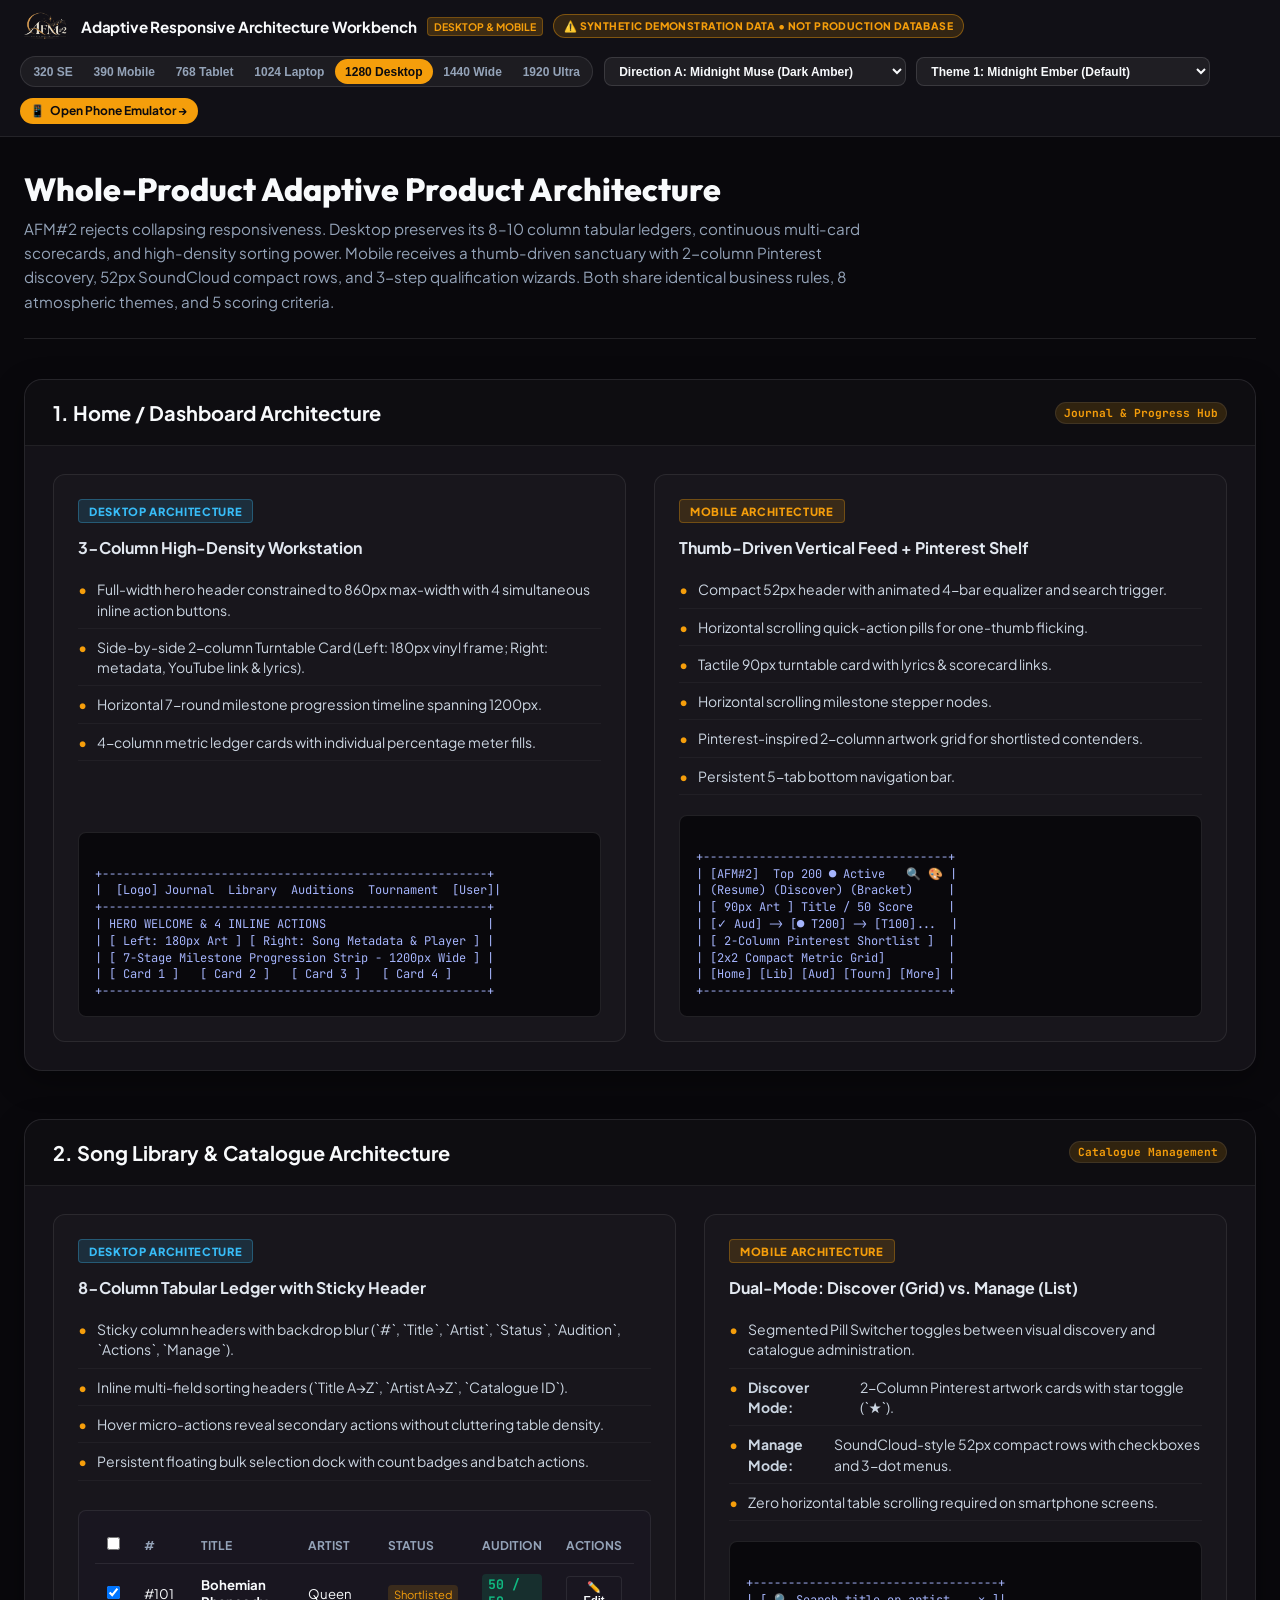
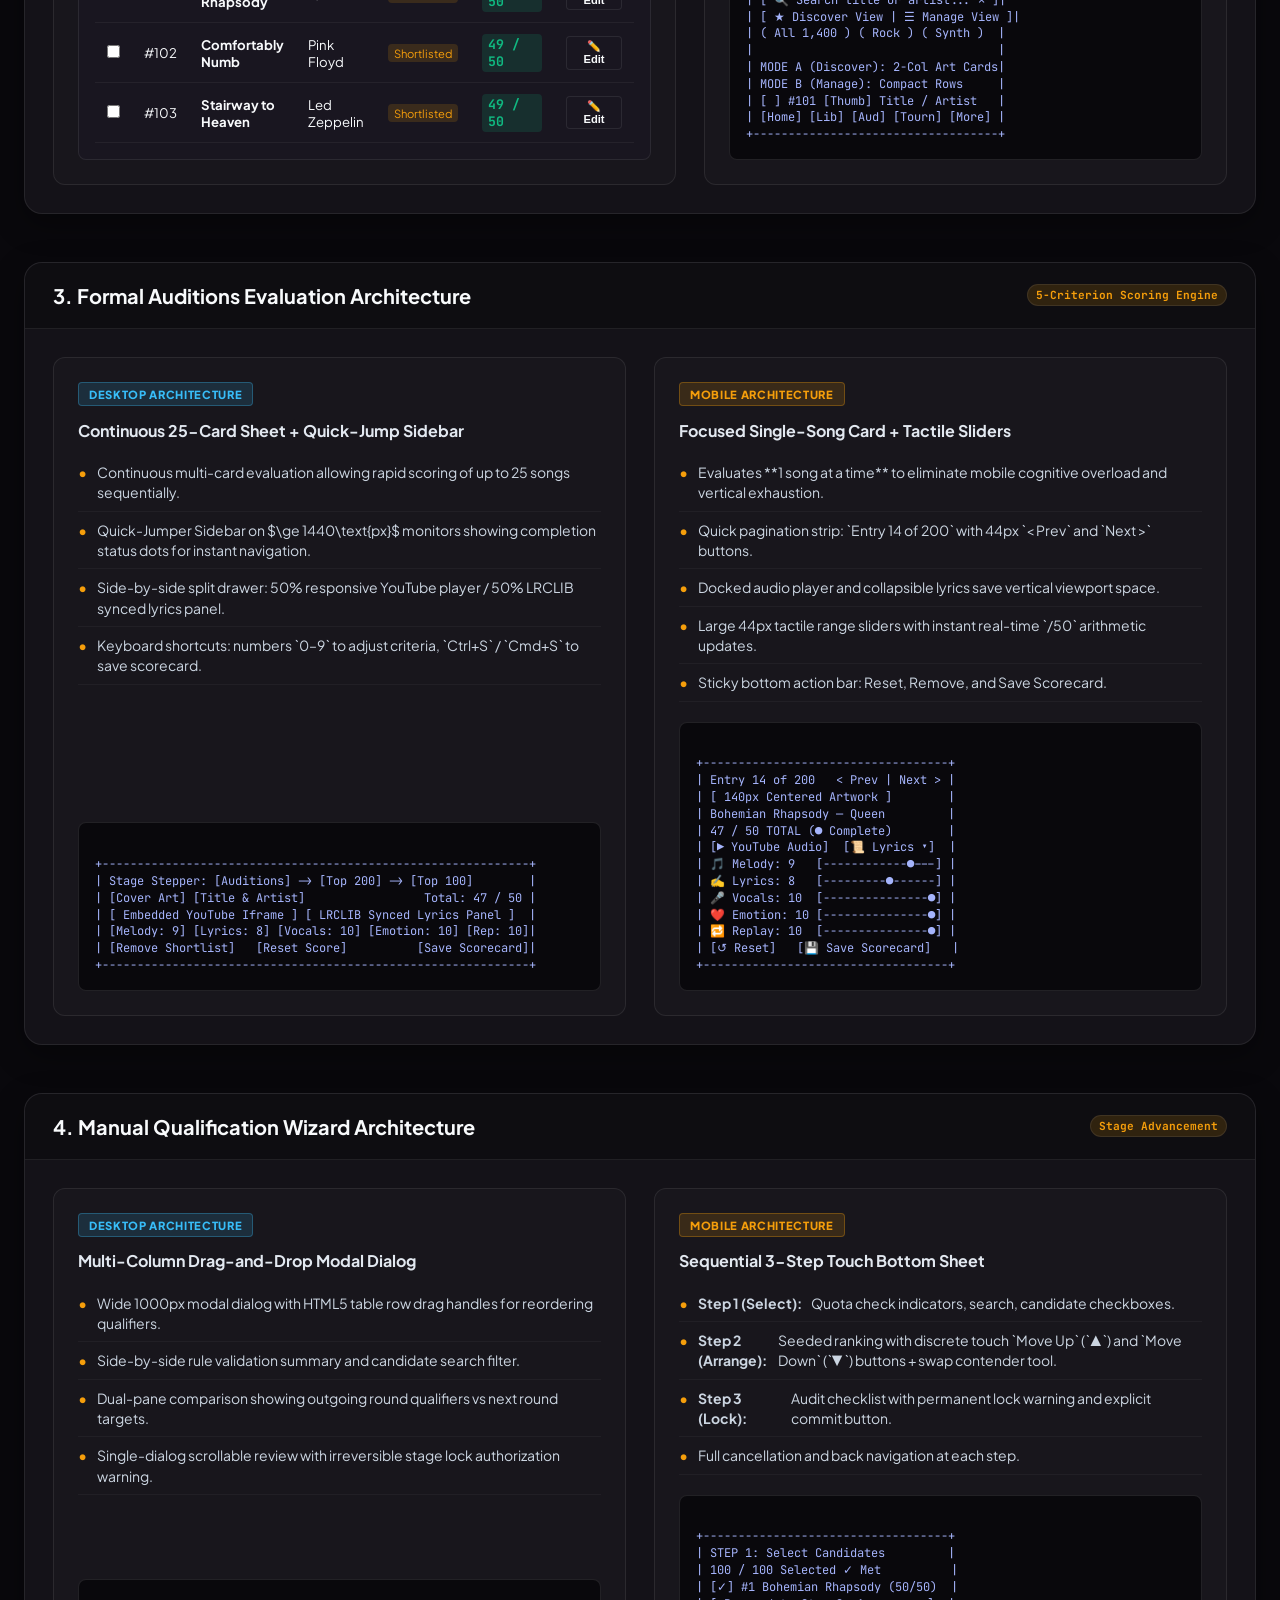
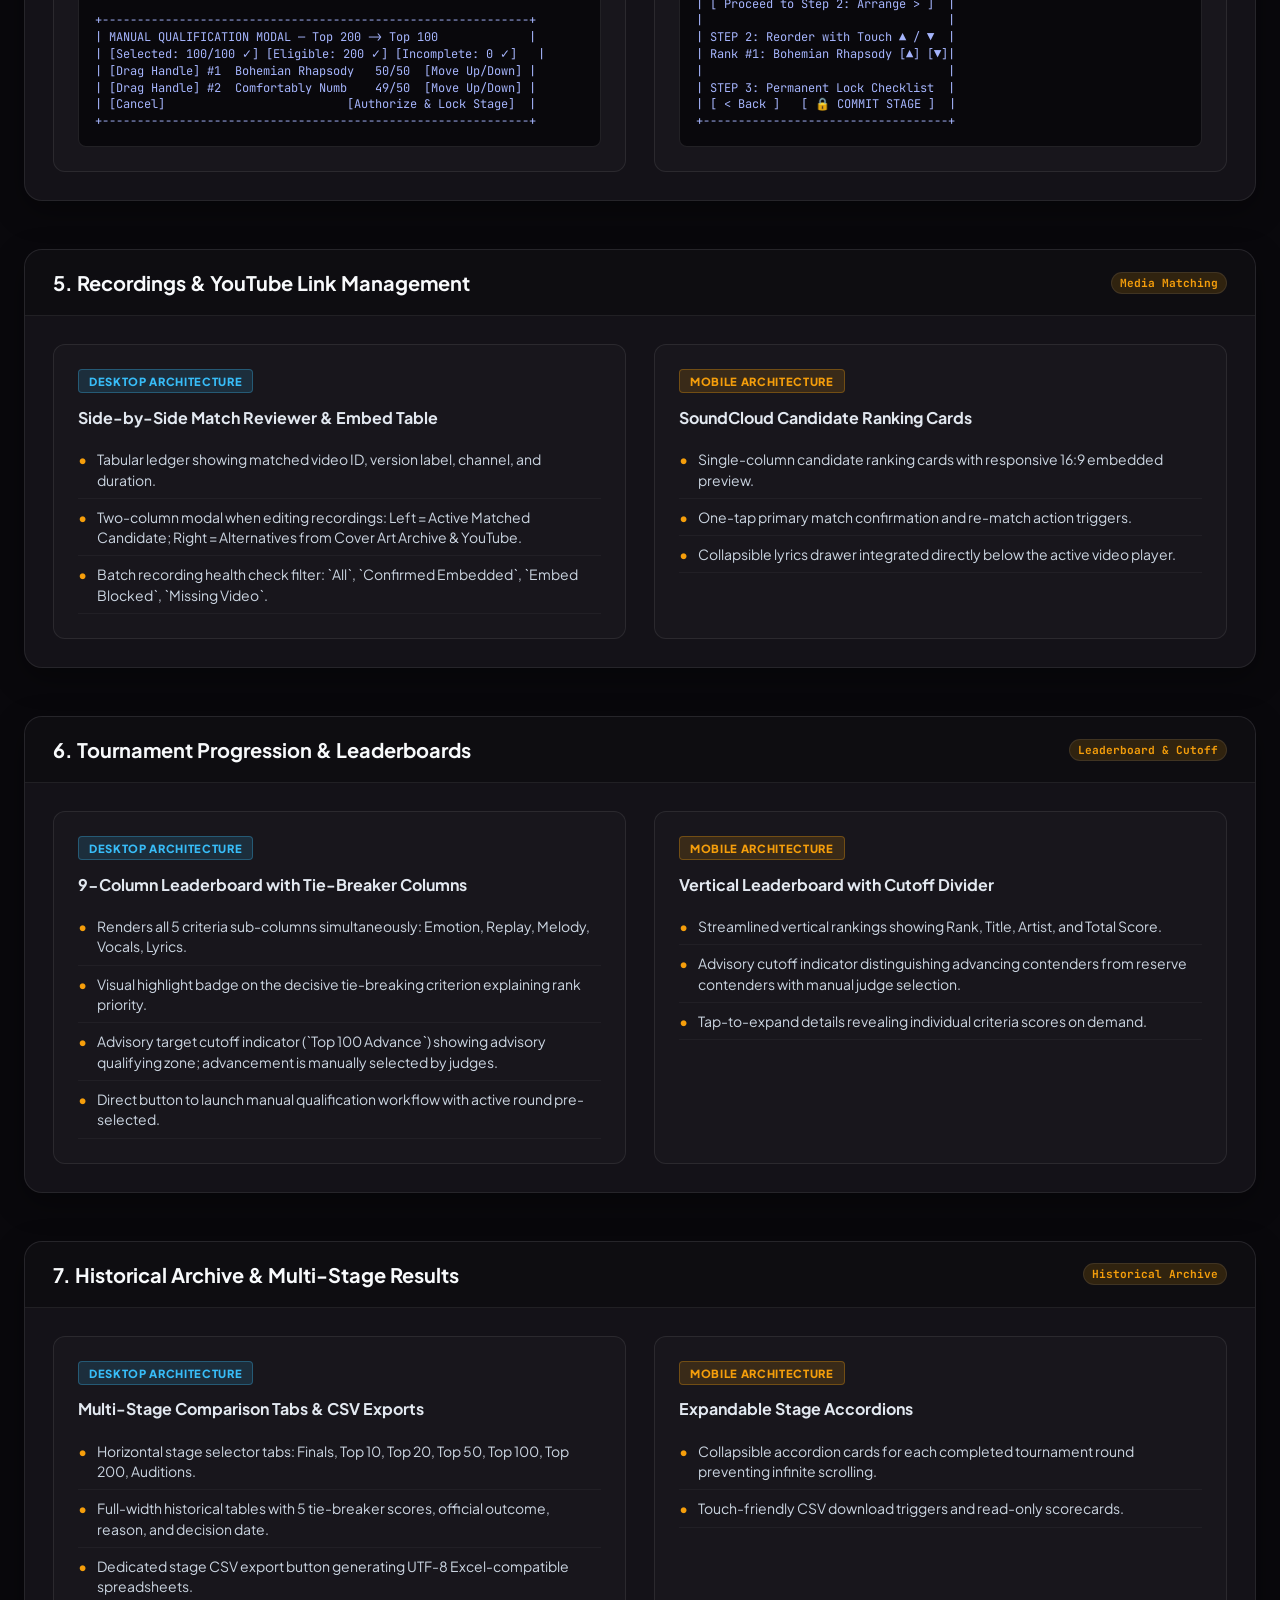
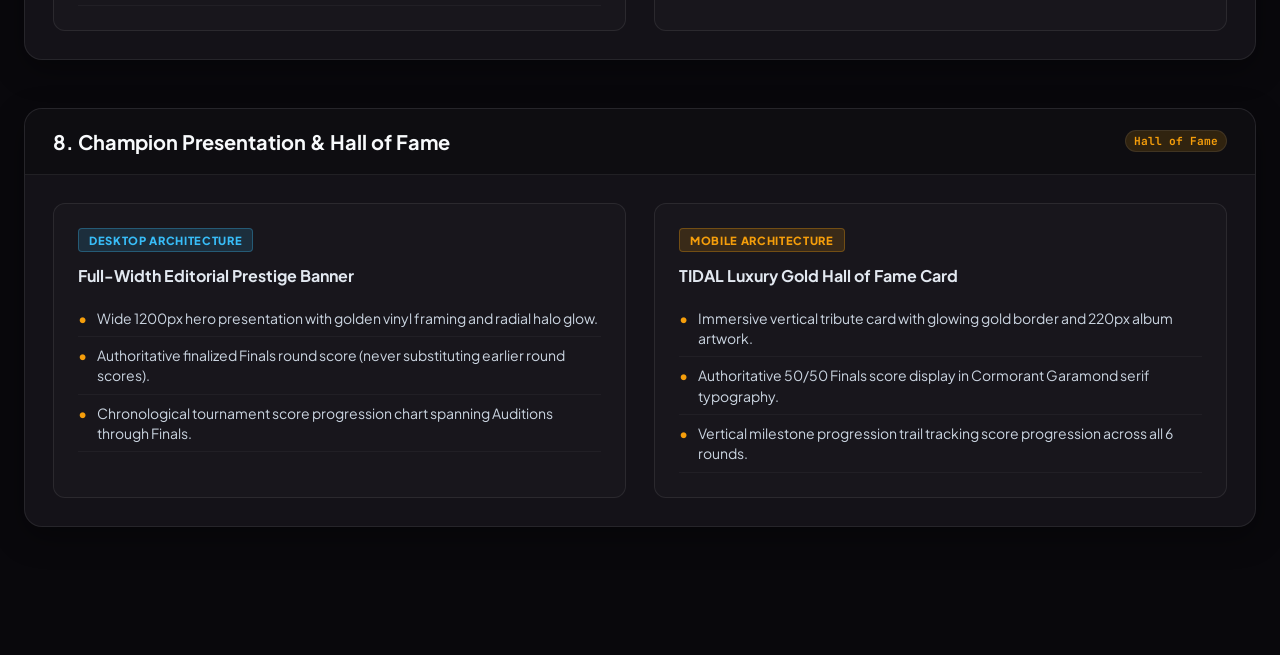
<file: prototype/desktop-comparison.html>
<!DOCTYPE html>
<html lang="en" data-visual-direction="midnight_muse" data-theme="midnight_ember">
<head>
    <meta charset="UTF-8">
    <meta name="viewport" content="width=device-width, initial-scale=1.0">
    <title>AFM#2 — Desktop vs. Mobile Adaptive Architecture & Responsive Workbench</title>
    <link rel="preconnect" href="https://fonts.googleapis.com">
    <link rel="preconnect" href="https://fonts.gstatic.com" crossorigin>
    <link href="https://fonts.googleapis.com/css2?family=Caveat:wght@400;600&family=Cormorant+Garamond:ital,wght@0,400;0,600;0,700;1,400&family=Outfit:wght@400;500;600;700;800&family=Playfair+Display:ital,wght@0,400;0,600;0,700;1,400&family=Plus+Jakarta+Sans:wght@400;500;600;700;800&family=JetBrains+Mono:wght@400;500;700&display=swap" rel="stylesheet">
    <link rel="stylesheet" href="css/prototype.css">
    <style>
        .comparison-page {
            max-width: 1400px;
            margin: 0 auto;
            padding: 2rem 1.5rem 5rem;
        }
        .comp-header {
            margin-bottom: 2.5rem;
            border-bottom: 1px solid rgba(255, 255, 255, 0.1);
            padding-bottom: 1.5rem;
        }
        .comp-header h1 {
            font-size: 2rem;
            font-weight: 800;
            color: var(--text-primary, #f8fafc);
        }
        .comp-header p {
            color: var(--text-muted, #94a3b8);
            font-size: 0.95rem;
            margin-top: 0.5rem;
            max-width: 860px;
            line-height: 1.6;
        }
        .comp-card {
            background: var(--bg-surface, #141218);
            border: 1px solid var(--border-color, rgba(255, 255, 255, 0.1));
            border-radius: var(--radius-lg, 16px);
            overflow: hidden;
            margin-bottom: 3rem;
            box-shadow: 0 10px 30px rgba(0, 0, 0, 0.35);
        }
        .comp-card-header {
            padding: 1.25rem 1.75rem;
            background: rgba(0, 0, 0, 0.3);
            border-bottom: 1px solid rgba(255, 255, 255, 0.08);
            display: flex;
            justify-content: space-between;
            align-items: center;
            flex-wrap: wrap;
            gap: 0.75rem;
        }
        .comp-title-group h2 {
            font-size: 1.25rem;
            font-weight: 700;
            color: var(--text-primary, #f8fafc);
        }
        .comp-grid {
            display: grid;
            grid-template-columns: 1fr 1fr;
            gap: 1.75rem;
            padding: 1.75rem;
        }
        @media (max-width: 960px) {
            .comp-grid { grid-template-columns: 1fr; }
        }
        .arch-col {
            background: rgba(255, 255, 255, 0.02);
            border: 1px solid rgba(255, 255, 255, 0.08);
            border-radius: var(--radius-md, 12px);
            padding: 1.5rem;
            display: flex;
            flex-direction: column;
        }
        .arch-badge {
            font-size: 0.7rem;
            font-weight: 800;
            text-transform: uppercase;
            letter-spacing: 0.06em;
            padding: 4px 10px;
            border-radius: var(--radius-xs, 4px);
            display: inline-block;
            margin-bottom: 0.85rem;
            width: fit-content;
        }
        .badge-desktop { background: rgba(56, 189, 248, 0.15); color: #38bdf8; border: 1px solid rgba(56, 189, 248, 0.3); }
        .badge-mobile { background: rgba(245, 158, 11, 0.15); color: #f59e0b; border: 1px solid rgba(245, 158, 11, 0.3); }
        .arch-list {
            list-style: none;
            padding: 0;
            margin-top: 0.85rem;
            flex: 1;
        }
        .arch-list li {
            font-size: 0.875rem;
            color: var(--text-secondary, #cbd5e1);
            padding: 0.5rem 0;
            border-bottom: 1px solid rgba(255, 255, 255, 0.04);
            display: flex;
            align-items: baseline;
            gap: 0.6rem;
            line-height: 1.45;
        }
        .arch-list li::before {
            content: "•";
            color: var(--primary, #f59e0b);
            font-weight: bold;
        }
        .comp-wireframe-snippet {
            margin-top: 1.25rem;
            background: #09080c;
            border: 1px solid rgba(255, 255, 255, 0.1);
            border-radius: var(--radius-sm, 8px);
            padding: 1rem;
            font-family: var(--font-mono);
            font-size: 0.75rem;
            color: #a5b4fc;
            white-space: pre;
            overflow-x: auto;
            line-height: 1.4;
        }
        /* Interactive Desktop Preview Widgets */
        .interactive-preview-box {
            margin-top: 1.5rem;
            background: var(--bg-card, #1c1924);
            border: 1px solid var(--border-color, rgba(255, 255, 255, 0.12));
            border-radius: var(--radius-sm, 8px);
            padding: 1rem;
            overflow-x: auto;
        }
        .desktop-preview-table {
            width: 100%;
            border-collapse: collapse;
            font-size: 0.825rem;
        }
        .desktop-preview-table th {
            text-align: left;
            padding: 0.6rem 0.75rem;
            border-bottom: 1px solid var(--border-color, rgba(255, 255, 255, 0.15));
            color: var(--text-muted, #94a3b8);
            font-size: 0.75rem;
            font-weight: 700;
            text-transform: uppercase;
        }
        .desktop-preview-table td {
            padding: 0.65rem 0.75rem;
            border-bottom: 1px solid rgba(255, 255, 255, 0.05);
            color: var(--text-primary, #f8fafc);
        }
        .desktop-preview-table tr:hover {
            background: rgba(255, 255, 255, 0.03);
        }
        .score-box-preview {
            display: inline-block;
            font-family: var(--font-mono);
            font-weight: 700;
            color: #10b981;
            background: rgba(16, 185, 129, 0.15);
            padding: 2px 6px;
            border-radius: 4px;
        }
    </style>
</head>
<body>

    <!-- Top Workbench Control Toolbar -->
    <header class="workbench-toolbar">
        <div class="workbench-brand">
            <img src="img/afm2-logo.png" alt="AFM#2" class="workbench-logo" onerror="this.style.display='none'">
            <div class="workbench-title-group">
                <h1>Adaptive Responsive Architecture Workbench</h1>
            </div>
            <span class="workbench-badge">Desktop &amp; Mobile</span>
            <span class="synthetic-data-pill" title="All songs, ratings, and scores in this prototype are synthetic demonstration records">
                ⚠️ SYNTHETIC DEMONSTRATION DATA &bull; NOT PRODUCTION DATABASE
            </span>
        </div>

        <div class="workbench-controls">
            <!-- Breakpoint Continuum Switcher -->
            <div class="control-pill-group">
                <button type="button" class="control-btn breakpoint-btn" data-bp="320">320 SE</button>
                <button type="button" class="control-btn breakpoint-btn" data-bp="390">390 Mobile</button>
                <button type="button" class="control-btn breakpoint-btn" data-bp="768">768 Tablet</button>
                <button type="button" class="control-btn breakpoint-btn" data-bp="1024">1024 Laptop</button>
                <button type="button" class="control-btn breakpoint-btn active" data-bp="1280">1280 Desktop</button>
                <button type="button" class="control-btn breakpoint-btn" data-bp="1440">1440 Wide</button>
                <button type="button" class="control-btn breakpoint-btn" data-bp="1920">1920 Ultra</button>
            </div>

            <!-- Visual Direction Switcher -->
            <select id="compDirectionSelect" class="control-select" title="Switch Visual Direction">
                <option value="midnight_muse" selected>Direction A: Midnight Muse (Dark Amber)</option>
                <option value="soft_frequency">Direction B: Soft Frequency (Warm Editorial)</option>
                <option value="chromatic_sound">Direction C: Chromatic Sound (Electric Cyan)</option>
            </select>

            <!-- Atmospheric Theme Switcher (All 8 Themes) -->
            <select id="compThemeSelect" class="control-select" title="Select Production Theme">
                <option value="midnight_ember" selected>Theme 1: Midnight Ember (Default)</option>
                <option value="velvet_amethyst">Theme 2: Velvet Amethyst (Dark Cosmic)</option>
                <option value="emerald_forest">Theme 3: Emerald Forest (Dark Botanical)</option>
                <option value="vintage_paper">Theme 4: Vintage Parchment (Warm Light)</option>
                <option value="nordic_frost">Theme 5: Nordic Frost (High Contrast Light)</option>
                <option value="solar_terracotta">Theme 6: Solar Terracotta (Tuscan Sunset)</option>
                <option value="oceanic">Theme 7: Oceanic Dusk (Dark Marine)</option>
                <option value="quiet_minimal">Theme 8: Quiet Minimal (Alabaster Studio)</option>
            </select>

            <!-- Mobile Emulator Jump -->
            <a href="index.html" class="control-btn" style="background: var(--primary, #f59e0b); color: #0c0b0f; font-weight: 700; text-decoration: none;">
                <span>📱</span> Open Phone Emulator &rarr;
            </a>
        </div>
    </header>

    <main class="comparison-page">
        <div class="comp-header">
            <h1 class="font-brand">Whole-Product Adaptive Product Architecture</h1>
            <p>
                AFM#2 rejects collapsing responsiveness. Desktop preserves its 8–10 column tabular ledgers, continuous multi-card scorecards, and high-density sorting power. Mobile receives a thumb-driven sanctuary with 2-column Pinterest discovery, 52px SoundCloud compact rows, and 3-step qualification wizards. Both share identical business rules, 8 atmospheric themes, and 5 scoring criteria.
            </p>
        </div>

        <!-- 1. HOME / DASHBOARD COMPARISON -->
        <div class="comp-card">
            <div class="comp-card-header">
                <div class="comp-title-group">
                    <h2>1. Home / Dashboard Architecture</h2>
                </div>
                <span class="header-stage-pill font-mono">Journal &amp; Progress Hub</span>
            </div>
            <div class="comp-grid">
                <div class="arch-col">
                    <span class="arch-badge badge-desktop">Desktop Architecture</span>
                    <h3 style="font-size: 1rem; font-weight: 700;">3-Column High-Density Workstation</h3>
                    <ul class="arch-list">
                        <li>Full-width hero header constrained to 860px max-width with 4 simultaneous inline action buttons.</li>
                        <li>Side-by-side 2-column Turntable Card (Left: 180px vinyl frame; Right: metadata, YouTube link & lyrics).</li>
                        <li>Horizontal 7-round milestone progression timeline spanning 1200px.</li>
                        <li>4-column metric ledger cards with individual percentage meter fills.</li>
                    </ul>
                    <div class="comp-wireframe-snippet">
+-------------------------------------------------------+
|  [Logo] Journal  Library  Auditions  Tournament  [User]|
+-------------------------------------------------------+
| HERO WELCOME & 4 INLINE ACTIONS                       |
| [ Left: 180px Art ] [ Right: Song Metadata & Player ] |
| [ 7-Stage Milestone Progression Strip - 1200px Wide ] |
| [ Card 1 ]   [ Card 2 ]   [ Card 3 ]   [ Card 4 ]     |
+-------------------------------------------------------+</div>
                </div>
                <div class="arch-col">
                    <span class="arch-badge badge-mobile">Mobile Architecture</span>
                    <h3 style="font-size: 1rem; font-weight: 700;">Thumb-Driven Vertical Feed + Pinterest Shelf</h3>
                    <ul class="arch-list">
                        <li>Compact 52px header with animated 4-bar equalizer and search trigger.</li>
                        <li>Horizontal scrolling quick-action pills for one-thumb flicking.</li>
                        <li>Tactile 90px turntable card with lyrics & scorecard links.</li>
                        <li>Horizontal scrolling milestone stepper nodes.</li>
                        <li>Pinterest-inspired 2-column artwork grid for shortlisted contenders.</li>
                        <li>Persistent 5-tab bottom navigation bar.</li>
                    </ul>
                    <div class="comp-wireframe-snippet">
+-----------------------------------+
| [AFM#2]  Top 200 ● Active   🔍 🎨 |
| (Resume) (Discover) (Bracket)     |
| [ 90px Art ] Title / 50 Score     |
| [✓ Aud] -> [● T200] -> [T100]...  |
| [ 2-Column Pinterest Shortlist ]  |
| [2x2 Compact Metric Grid]         |
| [Home] [Lib] [Aud] [Tourn] [More] |
+-----------------------------------+</div>
                </div>
            </div>
        </div>

        <!-- 2. LIBRARY ARCHITECTURE COMPARISON -->
        <div class="comp-card">
            <div class="comp-card-header">
                <div class="comp-title-group">
                    <h2>2. Song Library &amp; Catalogue Architecture</h2>
                </div>
                <span class="header-stage-pill font-mono">Catalogue Management</span>
            </div>
            <div class="comp-grid">
                <div class="arch-col">
                    <span class="arch-badge badge-desktop">Desktop Architecture</span>
                    <h3 style="font-size: 1rem; font-weight: 700;">8-Column Tabular Ledger with Sticky Header</h3>
                    <ul class="arch-list">
                        <li>Sticky column headers with backdrop blur (`#`, `Title`, `Artist`, `Status`, `Audition`, `Actions`, `Manage`).</li>
                        <li>Inline multi-field sorting headers (`Title A→Z`, `Artist A→Z`, `Catalogue ID`).</li>
                        <li>Hover micro-actions reveal secondary actions without cluttering table density.</li>
                        <li>Persistent floating bulk selection dock with count badges and batch actions.</li>
                    </ul>
                    <!-- Interactive Desktop Table Snippet -->
                    <div class="interactive-preview-box">
                        <table class="desktop-preview-table">
                            <thead>
                                <tr>
                                    <th style="width: 32px;"><input type="checkbox"></th>
                                    <th>#</th>
                                    <th>Title</th>
                                    <th>Artist</th>
                                    <th>Status</th>
                                    <th>Audition</th>
                                    <th>Actions</th>
                                </tr>
                            </thead>
                            <tbody>
                                <tr>
                                    <td><input type="checkbox" checked></td>
                                    <td>#101</td>
                                    <td><strong>Bohemian Rhapsody</strong></td>
                                    <td>Queen</td>
                                    <td><span class="badge" style="background: rgba(245, 158, 11, 0.15); color: #f59e0b; padding: 2px 6px; border-radius: 4px; font-size: 0.7rem;">Shortlisted</span></td>
                                    <td><span class="score-box-preview">50 / 50</span></td>
                                    <td><button class="btn btn-xs btn-secondary">✏️ Edit</button></td>
                                </tr>
                                <tr>
                                    <td><input type="checkbox"></td>
                                    <td>#102</td>
                                    <td><strong>Comfortably Numb</strong></td>
                                    <td>Pink Floyd</td>
                                    <td><span class="badge" style="background: rgba(245, 158, 11, 0.15); color: #f59e0b; padding: 2px 6px; border-radius: 4px; font-size: 0.7rem;">Shortlisted</span></td>
                                    <td><span class="score-box-preview">49 / 50</span></td>
                                    <td><button class="btn btn-xs btn-secondary">✏️ Edit</button></td>
                                </tr>
                                <tr>
                                    <td><input type="checkbox"></td>
                                    <td>#103</td>
                                    <td><strong>Stairway to Heaven</strong></td>
                                    <td>Led Zeppelin</td>
                                    <td><span class="badge" style="background: rgba(245, 158, 11, 0.15); color: #f59e0b; padding: 2px 6px; border-radius: 4px; font-size: 0.7rem;">Shortlisted</span></td>
                                    <td><span class="score-box-preview">49 / 50</span></td>
                                    <td><button class="btn btn-xs btn-secondary">✏️ Edit</button></td>
                                </tr>
                            </tbody>
                        </table>
                    </div>
                </div>
                <div class="arch-col">
                    <span class="arch-badge badge-mobile">Mobile Architecture</span>
                    <h3 style="font-size: 1rem; font-weight: 700;">Dual-Mode: Discover (Grid) vs. Manage (List)</h3>
                    <ul class="arch-list">
                        <li>Segmented Pill Switcher toggles between visual discovery and catalogue administration.</li>
                        <li><strong>Discover Mode:</strong> 2-Column Pinterest artwork cards with star toggle (`★`).</li>
                        <li><strong>Manage Mode:</strong> SoundCloud-style 52px compact rows with checkboxes and 3-dot menus.</li>
                        <li>Zero horizontal table scrolling required on smartphone screens.</li>
                    </ul>
                    <div class="comp-wireframe-snippet">
+-----------------------------------+
| [ 🔍 Search title or artist... ✕ ]|
| [ ★ Discover View | ☰ Manage View ]|
| ( All 1,400 ) ( Rock ) ( Synth )  |
|                                   |
| MODE A (Discover): 2-Col Art Cards|
| MODE B (Manage): Compact Rows     |
| [ ] #101 [Thumb] Title / Artist   |
| [Home] [Lib] [Aud] [Tourn] [More] |
+-----------------------------------+</div>
                </div>
            </div>
        </div>

        <!-- 3. FORMAL AUDITIONS COMPARISON -->
        <div class="comp-card">
            <div class="comp-card-header">
                <div class="comp-title-group">
                    <h2>3. Formal Auditions Evaluation Architecture</h2>
                </div>
                <span class="header-stage-pill font-mono">5-Criterion Scoring Engine</span>
            </div>
            <div class="comp-grid">
                <div class="arch-col">
                    <span class="arch-badge badge-desktop">Desktop Architecture</span>
                    <h3 style="font-size: 1rem; font-weight: 700;">Continuous 25-Card Sheet + Quick-Jump Sidebar</h3>
                    <ul class="arch-list">
                        <li>Continuous multi-card evaluation allowing rapid scoring of up to 25 songs sequentially.</li>
                        <li>Quick-Jumper Sidebar on $\ge 1440\text{px}$ monitors showing completion status dots for instant navigation.</li>
                        <li>Side-by-side split drawer: 50% responsive YouTube player / 50% LRCLIB synced lyrics panel.</li>
                        <li>Keyboard shortcuts: numbers `0–9` to adjust criteria, `Ctrl+S` / `Cmd+S` to save scorecard.</li>
                    </ul>
                    <div class="comp-wireframe-snippet">
+-------------------------------------------------------------+
| Stage Stepper: [Auditions] -> [Top 200] -> [Top 100]        |
| [Cover Art] [Title & Artist]                 Total: 47 / 50 |
| [ Embedded YouTube Iframe ] [ LRCLIB Synced Lyrics Panel ]  |
| [Melody: 9] [Lyrics: 8] [Vocals: 10] [Emotion: 10] [Rep: 10]|
| [Remove Shortlist]   [Reset Score]          [Save Scorecard]|
+-------------------------------------------------------------+</div>
                </div>
                <div class="arch-col">
                    <span class="arch-badge badge-mobile">Mobile Architecture</span>
                    <h3 style="font-size: 1rem; font-weight: 700;">Focused Single-Song Card + Tactile Sliders</h3>
                    <ul class="arch-list">
                        <li>Evaluates **1 song at a time** to eliminate mobile cognitive overload and vertical exhaustion.</li>
                        <li>Quick pagination strip: `Entry 14 of 200` with 44px `< Prev` and `Next >` buttons.</li>
                        <li>Docked audio player and collapsible lyrics save vertical viewport space.</li>
                        <li>Large 44px tactile range sliders with instant real-time `/50` arithmetic updates.</li>
                        <li>Sticky bottom action bar: Reset, Remove, and Save Scorecard.</li>
                    </ul>
                    <div class="comp-wireframe-snippet">
+-----------------------------------+
| Entry 14 of 200   < Prev | Next > |
| [ 140px Centered Artwork ]        |
| Bohemian Rhapsody — Queen         |
| 47 / 50 TOTAL (● Complete)        |
| [▶ YouTube Audio]  [📜 Lyrics ▾]  |
| 🎵 Melody: 9   [------------●---] |
| ✍️ Lyrics: 8   [---------●------] |
| 🎤 Vocals: 10  [---------------●] |
| ❤️ Emotion: 10 [---------------●] |
| 🔁 Replay: 10  [---------------●] |
| [↺ Reset]   [💾 Save Scorecard]   |
+-----------------------------------+</div>
                </div>
            </div>
        </div>

        <!-- 4. MANUAL QUALIFICATION WIZARD COMPARISON -->
        <div class="comp-card">
            <div class="comp-card-header">
                <div class="comp-title-group">
                    <h2>4. Manual Qualification Wizard Architecture</h2>
                </div>
                <span class="header-stage-pill font-mono">Stage Advancement</span>
            </div>
            <div class="comp-grid">
                <div class="arch-col">
                    <span class="arch-badge badge-desktop">Desktop Architecture</span>
                    <h3 style="font-size: 1rem; font-weight: 700;">Multi-Column Drag-and-Drop Modal Dialog</h3>
                    <ul class="arch-list">
                        <li>Wide 1000px modal dialog with HTML5 table row drag handles for reordering qualifiers.</li>
                        <li>Side-by-side rule validation summary and candidate search filter.</li>
                        <li>Dual-pane comparison showing outgoing round qualifiers vs next round targets.</li>
                        <li>Single-dialog scrollable review with irreversible stage lock authorization warning.</li>
                    </ul>
                    <div class="comp-wireframe-snippet">
+-------------------------------------------------------------+
| MANUAL QUALIFICATION MODAL — Top 200 -> Top 100             |
| [Selected: 100/100 ✓] [Eligible: 200 ✓] [Incomplete: 0 ✓]   |
| [Drag Handle] #1  Bohemian Rhapsody   50/50  [Move Up/Down] |
| [Drag Handle] #2  Comfortably Numb    49/50  [Move Up/Down] |
| [Cancel]                          [Authorize & Lock Stage]  |
+-------------------------------------------------------------+</div>
                </div>
                <div class="arch-col">
                    <span class="arch-badge badge-mobile">Mobile Architecture</span>
                    <h3 style="font-size: 1rem; font-weight: 700;">Sequential 3-Step Touch Bottom Sheet</h3>
                    <ul class="arch-list">
                        <li><strong>Step 1 (Select):</strong> Quota check indicators, search, candidate checkboxes.</li>
                        <li><strong>Step 2 (Arrange):</strong> Seeded ranking with discrete touch `Move Up` (`▲`) and `Move Down` (`▼`) buttons + swap contender tool.</li>
                        <li><strong>Step 3 (Lock):</strong> Audit checklist with permanent lock warning and explicit commit button.</li>
                        <li>Full cancellation and back navigation at each step.</li>
                    </ul>
                    <div class="comp-wireframe-snippet">
+-----------------------------------+
| STEP 1: Select Candidates         |
| 100 / 100 Selected ✓ Met          |
| [✓] #1 Bohemian Rhapsody (50/50)  |
| [ Proceed to Step 2: Arrange > ]  |
|                                   |
| STEP 2: Reorder with Touch ▲ / ▼  |
| Rank #1: Bohemian Rhapsody [▲] [▼]|
|                                   |
| STEP 3: Permanent Lock Checklist  |
| [ < Back ]   [ 🔒 COMMIT STAGE ]  |
+-----------------------------------+</div>
                </div>
            </div>
        </div>

        <!-- 5. RECORDINGS & YOUTUBE MATCHING -->
        <div class="comp-card">
            <div class="comp-card-header">
                <div class="comp-title-group">
                    <h2>5. Recordings &amp; YouTube Link Management</h2>
                </div>
                <span class="header-stage-pill font-mono">Media Matching</span>
            </div>
            <div class="comp-grid">
                <div class="arch-col">
                    <span class="arch-badge badge-desktop">Desktop Architecture</span>
                    <h3 style="font-size: 1rem; font-weight: 700;">Side-by-Side Match Reviewer &amp; Embed Table</h3>
                    <ul class="arch-list">
                        <li>Tabular ledger showing matched video ID, version label, channel, and duration.</li>
                        <li>Two-column modal when editing recordings: Left = Active Matched Candidate; Right = Alternatives from Cover Art Archive & YouTube.</li>
                        <li>Batch recording health check filter: `All`, `Confirmed Embedded`, `Embed Blocked`, `Missing Video`.</li>
                    </ul>
                </div>
                <div class="arch-col">
                    <span class="arch-badge badge-mobile">Mobile Architecture</span>
                    <h3 style="font-size: 1rem; font-weight: 700;">SoundCloud Candidate Ranking Cards</h3>
                    <ul class="arch-list">
                        <li>Single-column candidate ranking cards with responsive 16:9 embedded preview.</li>
                        <li>One-tap primary match confirmation and re-match action triggers.</li>
                        <li>Collapsible lyrics drawer integrated directly below the active video player.</li>
                    </ul>
                </div>
            </div>
        </div>

        <!-- 6. TOURNAMENT PROGRESSION & DYNAMIC LEADERBOARD -->
        <div class="comp-card">
            <div class="comp-card-header">
                <div class="comp-title-group">
                    <h2>6. Tournament Progression &amp; Leaderboards</h2>
                </div>
                <span class="header-stage-pill font-mono">Leaderboard &amp; Cutoff</span>
            </div>
            <div class="comp-grid">
                <div class="arch-col">
                    <span class="arch-badge badge-desktop">Desktop Architecture</span>
                    <h3 style="font-size: 1rem; font-weight: 700;">9-Column Leaderboard with Tie-Breaker Columns</h3>
                    <ul class="arch-list">
                        <li>Renders all 5 criteria sub-columns simultaneously: Emotion, Replay, Melody, Vocals, Lyrics.</li>
                        <li>Visual highlight badge on the decisive tie-breaking criterion explaining rank priority.</li>
                        <li>Advisory target cutoff indicator (`Top 100 Advance`) showing advisory qualifying zone; advancement is manually selected by judges.</li>
                        <li>Direct button to launch manual qualification workflow with active round pre-selected.</li>
                    </ul>
                </div>
                <div class="arch-col">
                    <span class="arch-badge badge-mobile">Mobile Architecture</span>
                    <h3 style="font-size: 1rem; font-weight: 700;">Vertical Leaderboard with Cutoff Divider</h3>
                    <ul class="arch-list">
                        <li>Streamlined vertical rankings showing Rank, Title, Artist, and Total Score.</li>
                        <li>Advisory cutoff indicator distinguishing advancing contenders from reserve contenders with manual judge selection.</li>
                        <li>Tap-to-expand details revealing individual criteria scores on demand.</li>
                    </ul>
                </div>
            </div>
        </div>

        <!-- 7. HISTORICAL ARCHIVE & COMPLETED STAGES -->
        <div class="comp-card">
            <div class="comp-card-header">
                <div class="comp-title-group">
                    <h2>7. Historical Archive &amp; Multi-Stage Results</h2>
                </div>
                <span class="header-stage-pill font-mono">Historical Archive</span>
            </div>
            <div class="comp-grid">
                <div class="arch-col">
                    <span class="arch-badge badge-desktop">Desktop Architecture</span>
                    <h3 style="font-size: 1rem; font-weight: 700;">Multi-Stage Comparison Tabs &amp; CSV Exports</h3>
                    <ul class="arch-list">
                        <li>Horizontal stage selector tabs: Finals, Top 10, Top 20, Top 50, Top 100, Top 200, Auditions.</li>
                        <li>Full-width historical tables with 5 tie-breaker scores, official outcome, reason, and decision date.</li>
                        <li>Dedicated stage CSV export button generating UTF-8 Excel-compatible spreadsheets.</li>
                    </ul>
                </div>
                <div class="arch-col">
                    <span class="arch-badge badge-mobile">Mobile Architecture</span>
                    <h3 style="font-size: 1rem; font-weight: 700;">Expandable Stage Accordions</h3>
                    <ul class="arch-list">
                        <li>Collapsible accordion cards for each completed tournament round preventing infinite scrolling.</li>
                        <li>Touch-friendly CSV download triggers and read-only scorecards.</li>
                    </ul>
                </div>
            </div>
        </div>

        <!-- 8. CHAMPION PRESENTATION & HALL OF FAME -->
        <div class="comp-card">
            <div class="comp-card-header">
                <div class="comp-title-group">
                    <h2>8. Champion Presentation &amp; Hall of Fame</h2>
                </div>
                <span class="header-stage-pill font-mono">Hall of Fame</span>
            </div>
            <div class="comp-grid">
                <div class="arch-col">
                    <span class="arch-badge badge-desktop">Desktop Architecture</span>
                    <h3 style="font-size: 1rem; font-weight: 700;">Full-Width Editorial Prestige Banner</h3>
                    <ul class="arch-list">
                        <li>Wide 1200px hero presentation with golden vinyl framing and radial halo glow.</li>
                        <li>Authoritative finalized Finals round score (never substituting earlier round scores).</li>
                        <li>Chronological tournament score progression chart spanning Auditions through Finals.</li>
                    </ul>
                </div>
                <div class="arch-col">
                    <span class="arch-badge badge-mobile">Mobile Architecture</span>
                    <h3 style="font-size: 1rem; font-weight: 700;">TIDAL Luxury Gold Hall of Fame Card</h3>
                    <ul class="arch-list">
                        <li>Immersive vertical tribute card with glowing gold border and 220px album artwork.</li>
                        <li>Authoritative 50/50 Finals score display in Cormorant Garamond serif typography.</li>
                        <li>Vertical milestone progression trail tracking score progression across all 6 rounds.</li>
                    </ul>
                </div>
            </div>
        </div>

    </main>

    <script>
        // Interactive Theme & Direction Switchers for Workbench
        const themeSelect = document.getElementById('compThemeSelect');
        const dirSelect = document.getElementById('compDirectionSelect');
        const bpButtons = document.querySelectorAll('.breakpoint-btn');

        // Parse URL Parameters
        try {
            const urlParams = new URLSearchParams(window.location.search);
            if (urlParams.get('theme')) {
                const t = urlParams.get('theme');
                document.documentElement.setAttribute('data-theme', t);
                if (themeSelect) themeSelect.value = t;
            }
            if (urlParams.get('direction')) {
                const d = urlParams.get('direction');
                document.documentElement.setAttribute('data-visual-direction', d);
                if (dirSelect) dirSelect.value = d;
            }
        } catch (e) {}

        if (themeSelect) {
            themeSelect.addEventListener('change', (e) => {
                document.documentElement.setAttribute('data-theme', e.target.value);
            });
        }
        if (dirSelect) {
            dirSelect.addEventListener('change', (e) => {
                document.documentElement.setAttribute('data-visual-direction', e.target.value);
            });
        }
        bpButtons.forEach(btn => {
            btn.addEventListener('click', () => {
                bpButtons.forEach(b => b.classList.remove('active'));
                btn.classList.add('active');
                const bp = btn.getAttribute('data-bp');
                const mainPage = document.querySelector('.comparison-page');
                if (bp === '320') mainPage.style.maxWidth = '360px';
                else if (bp === '390') mainPage.style.maxWidth = '430px';
                else if (bp === '768') mainPage.style.maxWidth = '800px';
                else if (bp === '1024') mainPage.style.maxWidth = '1060px';
                else if (bp === '1280') mainPage.style.maxWidth = '1320px';
                else if (bp === '1440') mainPage.style.maxWidth = '1480px';
                else if (bp === '1920') mainPage.style.maxWidth = '1920px';
            });
        });
    </script>
</body>
</html>
</file>
<file: prototype/css/prototype.css>
/**
 * AFM#2 — High-Fidelity Mobile UI Prototype Design System
 * Supports 3 Visual Directions (Midnight Muse, Soft Frequency, Chromatic Sound)
 * Supports all 8 AFM#2 Atmospheric Themes parameterized through CSS custom properties
 */

/* ==========================================================================
   1. ROOT DESIGN TOKENS & TYPOGRAPHY
   ========================================================================== */

:root {
    /* Font families matching AFM#2 source inspection */
    --font-main: 'Plus Jakarta Sans', -apple-system, BlinkMacSystemFont, 'Segoe UI', Roboto, sans-serif;
    --font-brand: 'Outfit', sans-serif;
    --font-serif: 'Playfair Display', Georgia, serif;
    --font-poetic: 'Cormorant Garamond', Georgia, serif;
    --font-mono: 'JetBrains Mono', monospace;
    --font-script: 'Caveat', cursive, sans-serif;

    /* Base radii & spacing */
    --radius-xs: 4px;
    --radius-sm: 8px;
    --radius-md: 12px;
    --radius-lg: 18px;
    --radius-xl: 24px;
    --radius-full: 9999px;

    /* Transitions & shadows */
    --transition-fast: 0.15s cubic-bezier(0.4, 0, 0.2, 1);
    --transition-base: 0.25s cubic-bezier(0.4, 0, 0.2, 1);
    --transition-spring: 0.4s cubic-bezier(0.175, 0.885, 0.32, 1.275);

    --shadow-sm: 0 2px 8px rgba(0, 0, 0, 0.2);
    --shadow-md: 0 8px 24px rgba(0, 0, 0, 0.35);
    --shadow-lg: 0 16px 40px rgba(0, 0, 0, 0.5);
    --shadow-glow: 0 0 20px var(--primary-glow);
}

/* ==========================================================================
   2. THREE VISUAL DIRECTIONS
   ========================================================================== */

/* Direction A: Midnight Muse (Dark Warm Amber & Royal Violet — Recommended) */
[data-visual-direction="midnight_muse"] {
    --bg-main: #0c0b0f;
    --bg-surface: #141218;
    --bg-card: rgba(26, 23, 33, 0.85);
    --bg-card-hover: rgba(36, 32, 46, 0.95);
    --bg-glass: rgba(20, 18, 24, 0.82);
    --primary: #f59e0b;
    --primary-hover: #d97706;
    --primary-subtle: rgba(245, 158, 11, 0.15);
    --primary-glow: rgba(245, 158, 11, 0.35);
    --accent: #a855f7;
    --accent-subtle: rgba(168, 85, 247, 0.16);
    --text-primary: #f8fafc;
    --text-secondary: #cbd5e1;
    --text-muted: #94a3b8;
    --border-color: rgba(255, 255, 255, 0.08);
    --border-strong: rgba(255, 255, 255, 0.16);
    --success: #10b981;
    --success-subtle: rgba(16, 185, 129, 0.15);
    --gold: #fbbf24;
    --gold-subtle: rgba(251, 191, 36, 0.16);
    --danger: #ef4444;
    --danger-subtle: rgba(239, 68, 68, 0.15);
    --card-border-radius: var(--radius-md);
    --badge-radius: var(--radius-full);
}

/* Direction B: Soft Frequency (Warm Editorial Parchment & Lavender) */
[data-visual-direction="soft_frequency"] {
    --bg-main: #f5ede0;
    --bg-surface: #ede2cf;
    --bg-card: rgba(255, 252, 246, 0.9);
    --bg-card-hover: #ffffff;
    --bg-glass: rgba(245, 237, 224, 0.85);
    --primary: #8c3b06;
    --primary-hover: #6d2d04;
    --primary-subtle: rgba(140, 59, 6, 0.12);
    --primary-glow: rgba(140, 59, 6, 0.2);
    --accent: #6b21a8;
    --accent-subtle: rgba(107, 33, 168, 0.12);
    --text-primary: #190f07;
    --text-secondary: #4a3728;
    --text-muted: #786452;
    --border-color: rgba(74, 55, 40, 0.12);
    --border-strong: rgba(74, 55, 40, 0.25);
    --success: #059669;
    --success-subtle: rgba(5, 150, 105, 0.15);
    --gold: #b45309;
    --gold-subtle: rgba(180, 83, 9, 0.15);
    --danger: #dc2626;
    --danger-subtle: rgba(220, 38, 38, 0.15);
    --card-border-radius: var(--radius-sm);
    --badge-radius: var(--radius-xs);
}

/* Direction C: Chromatic Sound (Dark Foundation with Radiant Cyan & Acid Spurt) */
[data-visual-direction="chromatic_sound"] {
    --bg-main: #06080d;
    --bg-surface: #0c1017;
    --bg-card: rgba(18, 24, 38, 0.88);
    --bg-card-hover: rgba(26, 35, 56, 0.95);
    --bg-glass: rgba(12, 16, 23, 0.85);
    --primary: #38bdf8;
    --primary-hover: #0284c7;
    --primary-subtle: rgba(56, 189, 248, 0.16);
    --primary-glow: rgba(56, 189, 248, 0.45);
    --accent: #a3e635;
    --accent-subtle: rgba(163, 230, 53, 0.16);
    --text-primary: #f0fdf4;
    --text-secondary: #cbd5e1;
    --text-muted: #64748b;
    --border-color: rgba(56, 189, 248, 0.18);
    --border-strong: rgba(56, 189, 248, 0.35);
    --success: #34d399;
    --success-subtle: rgba(52, 211, 153, 0.18);
    --gold: #facc15;
    --gold-subtle: rgba(250, 204, 21, 0.18);
    --danger: #f43f5e;
    --danger-subtle: rgba(244, 63, 94, 0.18);
    --card-border-radius: var(--radius-lg);
    --badge-radius: var(--radius-full);
}

/* ==========================================================================
   3. THEME OVERRIDES (All 8 AFM#2 Production Themes)
   ========================================================================== */

[data-theme="midnight_ember"] {
    --bg-main: #0c0b0f;
    --bg-surface: #141218;
    --bg-card: rgba(26, 23, 33, 0.85);
    --primary: #f59e0b;
    --accent: #a855f7;
    --text-on-primary: #121110;
}

[data-theme="velvet_amethyst"] {
    --bg-main: #0a0614;
    --bg-surface: #120b22;
    --bg-card: rgba(30, 18, 54, 0.85);
    --primary: #c084fc;
    --accent: #38bdf8;
    --text-on-primary: #120624;
}

[data-theme="emerald_forest"] {
    --bg-main: #04120e;
    --bg-surface: #071f18;
    --bg-card: rgba(12, 38, 30, 0.85);
    --primary: #34d399;
    --accent: #fbbf24;
    --text-on-primary: #021a12;
}

[data-theme="vintage_paper"] {
    --bg-main: #f5ede0;
    --bg-surface: #ede2cf;
    --bg-card: rgba(255, 252, 246, 0.95);
    --primary: #8c3b06;
    --accent: #6b21a8;
    --text-primary: #190f07;
    --text-secondary: #4a3728;
    --text-muted: #786452;
    --border-color: rgba(74, 55, 40, 0.14);
    --text-on-primary: #ffffff;
}

[data-theme="nordic_frost"] {
    --bg-main: #f8fafc;
    --bg-surface: #f1f5f9;
    --bg-card: #ffffff;
    --primary: #1d4ed8;
    --accent: #0f172a;
    --text-primary: #09090b;
    --text-secondary: #334155;
    --text-muted: #64748b;
    --border-color: rgba(15, 23, 42, 0.12);
    --text-on-primary: #ffffff;
}

[data-theme="solar_terracotta"] {
    --bg-main: #fff7ed;
    --bg-surface: #ffedd5;
    --bg-card: #ffffff;
    --primary: #c2410c;
    --accent: #b45309;
    --text-primary: #1c1917;
    --text-secondary: #44403c;
    --text-muted: #78716c;
    --border-color: rgba(68, 64, 60, 0.14);
    --text-on-primary: #ffffff;
}

[data-theme="oceanic"] {
    --bg-main: #061219;
    --bg-surface: #0a1c27;
    --bg-card: rgba(14, 38, 52, 0.85);
    --primary: #0f766e;
    --accent: #38bdf8;
    --text-on-primary: #ffffff;
}

[data-theme="quiet_minimal"] {
    --bg-main: #faf9f6;
    --bg-surface: #f3f2ee;
    --bg-card: #ffffff;
    --primary: #374151;
    --accent: #111827;
    --text-primary: #111827;
    --text-secondary: #374151;
    --text-muted: #6b7280;
    --border-color: rgba(0, 0, 0, 0.1);
    --text-on-primary: #ffffff;
}

/* ==========================================================================
   4. WORKBENCH & DEVICE EMULATOR SHELL
   ========================================================================== */

* {
    box-sizing: border-box;
    margin: 0;
    padding: 0;
    -webkit-font-smoothing: antialiased;
}

body {
    background: #09080c;
    color: #e2e8f0;
    font-family: var(--font-main);
    min-height: 100vh;
    display: flex;
    flex-direction: column;
    overflow-x: hidden;
}

/* Top Workbench Toolbar */
.workbench-toolbar {
    background: #111016;
    border-bottom: 1px solid rgba(255, 255, 255, 0.08);
    padding: 0.75rem 1.25rem;
    display: flex;
    flex-wrap: wrap;
    align-items: center;
    justify-content: space-between;
    gap: 1rem;
    z-index: 1000;
    position: sticky;
    top: 0;
}

.workbench-brand {
    display: flex;
    align-items: center;
    gap: 0.65rem;
}

.workbench-logo {
    height: 28px;
    width: auto;
}

.workbench-title-group h1 {
    font-size: 0.95rem;
    font-weight: 700;
    color: #f8fafc;
    letter-spacing: -0.01em;
}

.workbench-badge {
    font-size: 0.65rem;
    font-weight: 700;
    text-transform: uppercase;
    background: rgba(245, 158, 11, 0.2);
    color: #f59e0b;
    padding: 2px 6px;
    border-radius: var(--radius-xs);
    border: 1px solid rgba(245, 158, 11, 0.3);
}

.workbench-controls {
    display: flex;
    align-items: center;
    gap: 0.65rem;
    flex-wrap: wrap;
}

.control-pill-group {
    display: flex;
    background: rgba(255, 255, 255, 0.05);
    border: 1px solid rgba(255, 255, 255, 0.1);
    border-radius: var(--radius-full);
    padding: 2px;
}

.control-btn {
    background: transparent;
    border: none;
    color: #94a3b8;
    font-size: 0.75rem;
    font-weight: 600;
    padding: 0.35rem 0.65rem;
    border-radius: var(--radius-full);
    cursor: pointer;
    transition: var(--transition-fast);
    display: flex;
    align-items: center;
    gap: 0.3rem;
}

.control-btn:hover {
    color: #f8fafc;
}

.control-btn.active {
    background: var(--primary, #f59e0b);
    color: #0c0b0f;
    font-weight: 700;
}

.control-select {
    background: rgba(255, 255, 255, 0.06);
    border: 1px solid rgba(255, 255, 255, 0.12);
    color: #f8fafc;
    font-size: 0.75rem;
    font-weight: 600;
    padding: 0.35rem 0.65rem;
    border-radius: var(--radius-sm);
    cursor: pointer;
    outline: none;
}

.control-select option {
    background: #181520;
    color: #f8fafc;
}

/* Emulator Stage Area */
.emulator-stage {
    flex: 1;
    display: flex;
    align-items: flex-start;
    justify-content: center;
    padding: 2rem 1rem 4rem;
    background: radial-gradient(circle at 50% 20%, rgba(245, 158, 11, 0.05) 0%, transparent 60%), #09080c;
}

/* Smartphone Hardware Frame */
.device-phone {
    width: 390px;
    max-width: 100%;
    min-height: 844px;
    background: var(--bg-main);
    color: var(--text-primary);
    border-radius: 44px;
    border: 8px solid #23202b;
    box-shadow: 0 25px 60px -15px rgba(0, 0, 0, 0.9), 0 0 0 1px rgba(255, 255, 255, 0.08);
    position: relative;
    overflow: hidden;
    display: flex;
    flex-direction: column;
    transition: width var(--transition-base);
}

/* Device Width Overrides (Breakpoint Continuum) */
.device-phone[data-width="320"] { width: 320px; }
.device-phone[data-width="360"] { width: 360px; }
.device-phone[data-width="390"] { width: 390px; }
.device-phone[data-width="430"] { width: 430px; }
.device-phone[data-width="768"] {
    width: 768px;
    border-radius: 28px;
    border: 6px solid #23202b;
}
.device-phone[data-width="1024"] {
    width: 1024px;
    border-radius: 16px;
    border: 4px solid #23202b;
}
.device-phone[data-width="1280"] {
    width: 1280px;
    border-radius: 12px;
    border: 2px solid #23202b;
}
.device-phone[data-width="1440"] {
    width: 1440px;
    max-width: 96vw;
    border-radius: 0;
    border: none;
    box-shadow: none;
}
.device-phone[data-width="1920"] {
    width: 1920px;
    max-width: 98vw;
    border-radius: 0;
    border: none;
    box-shadow: none;
}
.device-phone[data-width="fluid"] {
    width: 100%;
    max-width: 1200px;
    border-radius: 0;
    border: none;
    box-shadow: none;
}

/* Hide mobile-only hardware notch & status bar on tablet & desktop modes */
.device-phone[data-width="768"] .device-notch,
.device-phone[data-width="1024"] .device-notch,
.device-phone[data-width="1280"] .device-notch,
.device-phone[data-width="1440"] .device-notch,
.device-phone[data-width="1920"] .device-notch,
.device-phone[data-width="fluid"] .device-notch,
.device-phone[data-width="768"] .device-status-bar,
.device-phone[data-width="1024"] .device-status-bar,
.device-phone[data-width="1280"] .device-status-bar,
.device-phone[data-width="1440"] .device-status-bar,
.device-phone[data-width="1920"] .device-status-bar,
.device-phone[data-width="fluid"] .device-status-bar {
    display: none;
}

/* Dynamic Island / Speaker Notch */
.device-notch {
    width: 110px;
    height: 24px;
    background: #000000;
    border-radius: var(--radius-full);
    margin: 8px auto 0;
    z-index: 500;
    flex-shrink: 0;
}

/* Status Bar */
.device-status-bar {
    display: flex;
    justify-content: space-between;
    align-items: center;
    padding: 0.35rem 1.5rem 0.5rem;
    font-size: 0.8rem;
    font-weight: 700;
    color: var(--text-primary);
    letter-spacing: -0.02em;
    z-index: 400;
}

.status-icons {
    display: flex;
    gap: 0.35rem;
    font-size: 0.75rem;
}

/* Compact Mobile Header */
.mobile-app-header {
    height: 52px;
    padding: 0 1rem;
    display: flex;
    align-items: center;
    justify-content: space-between;
    background: var(--bg-glass);
    backdrop-filter: blur(18px);
    -webkit-backdrop-filter: blur(18px);
    border-bottom: 1px solid var(--border-color);
    position: sticky;
    top: 0;
    z-index: 300;
    flex-shrink: 0;
}

.brand-monogram {
    display: flex;
    align-items: center;
    gap: 0.45rem;
    text-decoration: none;
    color: var(--text-primary);
}

.monogram-logo {
    height: 24px;
    width: auto;
}

.sound-equalizer {
    display: inline-flex;
    align-items: flex-end;
    gap: 2px;
    height: 12px;
}

.sound-equalizer span {
    width: 2px;
    background: var(--primary);
    border-radius: 1px;
    animation: eqPulse 1.2s infinite ease-in-out;
}

.sound-equalizer span:nth-child(2) { animation-delay: 0.2s; height: 10px; }
.sound-equalizer span:nth-child(3) { animation-delay: 0.4s; height: 6px; }
.sound-equalizer span:nth-child(4) { animation-delay: 0.6s; height: 12px; }

@keyframes eqPulse {
    0%, 100% { height: 4px; }
    50% { height: 12px; }
}

.header-stage-pill {
    font-size: 0.7rem;
    font-weight: 700;
    padding: 3px 8px;
    border-radius: var(--radius-full);
    background: var(--primary-subtle);
    color: var(--primary);
    border: 1px solid var(--border-color);
}

.header-action-btn {
    background: transparent;
    border: none;
    color: var(--text-secondary);
    font-size: 1rem;
    padding: 6px;
    border-radius: var(--radius-sm);
    cursor: pointer;
    min-width: 36px;
    min-height: 36px;
    display: flex;
    align-items: center;
    justify-content: center;
}

/* Scrollable Screen Content Container */
.screen-scroll-container {
    flex: 1;
    overflow-y: auto;
    overflow-x: hidden;
    padding-bottom: 74px; /* Space for bottom nav */
    -webkit-overflow-scrolling: touch;
    scroll-behavior: smooth;
}

/* Persistent Bottom Navigation */
.mobile-bottom-nav {
    position: absolute;
    bottom: 0;
    left: 0;
    right: 0;
    height: 64px;
    padding: 0 0.5rem max(0.5rem, env(safe-area-inset-bottom, 0.5rem));
    background: var(--bg-glass);
    backdrop-filter: blur(24px);
    -webkit-backdrop-filter: blur(24px);
    border-top: 1px solid var(--border-color);
    display: flex;
    align-items: center;
    justify-content: space-around;
    z-index: 400;
}

.nav-tab-item {
    background: transparent;
    border: none;
    display: flex;
    flex-direction: column;
    align-items: center;
    justify-content: center;
    gap: 3px;
    color: var(--text-muted);
    font-size: 0.65rem;
    font-weight: 600;
    padding: 4px 8px;
    border-radius: var(--radius-sm);
    cursor: pointer;
    transition: var(--transition-fast);
    flex: 1;
    min-height: 48px;
}

.nav-tab-item .nav-icon {
    font-size: 1.15rem;
    line-height: 1;
    transition: var(--transition-spring);
}

.nav-tab-item.active {
    color: var(--primary);
}

.nav-tab-item.active .nav-icon {
    transform: scale(1.15);
}

/* ==========================================================================
   5. COMPONENT SYSTEM: BUTTONS, CHIPS, BADGES & SLIDERS
   ========================================================================== */

/* Typography Helpers */
.font-brand { font-family: var(--font-brand); }
.font-serif { font-family: var(--font-serif); }
.font-poetic { font-family: var(--font-poetic); }
.font-mono { font-family: var(--font-mono); }

/* Buttons */
.btn {
    display: inline-flex;
    align-items: center;
    justify-content: center;
    gap: 0.45rem;
    font-size: 0.85rem;
    font-weight: 700;
    padding: 0.6rem 1rem;
    border-radius: var(--card-border-radius, var(--radius-sm));
    border: 1px solid transparent;
    cursor: pointer;
    transition: var(--transition-fast);
    min-height: 44px;
    text-decoration: none;
}

.btn-primary {
    background: var(--primary);
    color: var(--text-on-primary, #ffffff);
    box-shadow: 0 4px 14px var(--primary-glow);
}

.btn-primary:active {
    transform: scale(0.97);
}

.btn-secondary {
    background: var(--bg-card);
    color: var(--text-primary);
    border-color: var(--border-color);
}

.btn-sm {
    min-height: 36px;
    padding: 0.35rem 0.75rem;
    font-size: 0.78rem;
}

.btn-xs {
    min-height: 28px;
    padding: 0.2rem 0.5rem;
    font-size: 0.7rem;
    border-radius: var(--radius-xs);
}

.btn-icon-only {
    min-width: 44px;
    min-height: 44px;
    padding: 0;
    border-radius: var(--radius-full);
}

/* Segmented Pill Switcher (Discover vs Manage) */
.segmented-control {
    display: flex;
    background: rgba(255, 255, 255, 0.05);
    border: 1px solid var(--border-color);
    border-radius: var(--radius-full);
    padding: 3px;
    margin: 0.75rem 1rem;
}

.segmented-btn {
    flex: 1;
    background: transparent;
    border: none;
    color: var(--text-muted);
    font-size: 0.78rem;
    font-weight: 700;
    padding: 0.45rem 0.75rem;
    border-radius: var(--radius-full);
    cursor: pointer;
    transition: var(--transition-fast);
    display: flex;
    align-items: center;
    justify-content: center;
    gap: 0.35rem;
    min-height: 38px;
}

.segmented-btn.active {
    background: var(--primary);
    color: var(--text-on-primary, #ffffff);
    box-shadow: 0 2px 10px var(--primary-glow);
}

/* Horizontal Chip Filter Scroller */
.filter-chips-scroller {
    display: flex;
    gap: 0.45rem;
    overflow-x: auto;
    padding: 0.25rem 1rem 0.75rem;
    scrollbar-width: none;
    -ms-overflow-style: none;
}

.filter-chips-scroller::-webkit-scrollbar {
    display: none;
}

.filter-chip {
    white-space: nowrap;
    background: var(--bg-card);
    border: 1px solid var(--border-color);
    color: var(--text-secondary);
    font-size: 0.75rem;
    font-weight: 600;
    padding: 0.35rem 0.8rem;
    border-radius: var(--radius-full);
    cursor: pointer;
    transition: var(--transition-fast);
    min-height: 34px;
    display: inline-flex;
    align-items: center;
}

.filter-chip.active {
    background: var(--text-primary);
    color: var(--bg-main);
    border-color: var(--text-primary);
    font-weight: 700;
}

/* Search Input Bar */
.mobile-search-bar {
    padding: 0.5rem 1rem 0.25rem;
}

.search-field-wrapper {
    position: relative;
    display: flex;
    align-items: center;
}

.search-field-icon {
    position: absolute;
    left: 0.85rem;
    color: var(--text-muted);
    font-size: 0.85rem;
    pointer-events: none;
}

.search-field-input {
    width: 100%;
    background: var(--bg-card);
    border: 1px solid var(--border-color);
    color: var(--text-primary);
    font-size: 0.85rem;
    padding: 0.65rem 2.2rem 0.65rem 2.4rem;
    border-radius: var(--radius-full);
    outline: none;
    transition: var(--transition-fast);
}

.search-field-input:focus {
    border-color: var(--primary);
    box-shadow: 0 0 0 2px var(--primary-subtle);
}

.search-field-clear {
    position: absolute;
    right: 0.75rem;
    background: transparent;
    border: none;
    color: var(--text-muted);
    cursor: pointer;
    font-size: 0.9rem;
    padding: 4px;
}

/* Score Indicators & Status Badges */
.score-badge {
    font-family: var(--font-mono);
    font-weight: 700;
    font-size: 0.75rem;
    padding: 2px 7px;
    border-radius: var(--badge-radius, var(--radius-full));
    display: inline-flex;
    align-items: center;
    gap: 3px;
}

.score-badge-complete {
    background: var(--success-subtle);
    color: var(--success);
    border: 1px solid rgba(16, 185, 129, 0.3);
}

.score-badge-incomplete {
    background: var(--gold-subtle);
    color: var(--gold);
    border: 1px solid rgba(251, 191, 36, 0.3);
}

.score-badge-unscored {
    background: rgba(255, 255, 255, 0.05);
    color: var(--text-muted);
    border: 1px solid var(--border-color);
}

.status-tag {
    font-size: 0.68rem;
    font-weight: 700;
    text-transform: uppercase;
    letter-spacing: 0.02em;
    padding: 2px 6px;
    border-radius: var(--badge-radius, var(--radius-xs));
}

.status-tag-shortlisted {
    background: var(--accent-subtle);
    color: var(--accent);
}

.status-tag-passed {
    background: rgba(239, 68, 68, 0.12);
    color: var(--danger);
}

.status-tag-unreviewed {
    background: rgba(255, 255, 255, 0.06);
    color: var(--text-muted);
}

/* ==========================================================================
   6. SCREEN 1: HOME & DASHBOARD STYLING
   ========================================================================== */

.home-section {
    padding: 1rem;
}

.home-hero-overhead {
    font-size: 0.68rem;
    font-weight: 800;
    letter-spacing: 0.08em;
    color: var(--primary);
    text-transform: uppercase;
    margin-bottom: 0.35rem;
}

.home-hero-title {
    font-size: 1.45rem;
    font-weight: 700;
    line-height: 1.25;
    letter-spacing: -0.02em;
    margin-bottom: 0.4rem;
}

.home-hero-subtitle {
    font-size: 0.8rem;
    color: var(--text-muted);
    line-height: 1.45;
    margin-bottom: 1rem;
}

.quick-action-pills {
    display: flex;
    gap: 0.45rem;
    overflow-x: auto;
    padding-bottom: 0.5rem;
    scrollbar-width: none;
}

.quick-action-pill {
    white-space: nowrap;
    background: var(--bg-card);
    border: 1px solid var(--border-color);
    color: var(--text-primary);
    font-size: 0.75rem;
    font-weight: 700;
    padding: 0.45rem 0.85rem;
    border-radius: var(--radius-full);
    display: inline-flex;
    align-items: center;
    gap: 0.4rem;
    cursor: pointer;
    min-height: 38px;
}

.quick-action-pill:active {
    transform: scale(0.97);
}

/* Featured Contender Card (Currently on the Turntable) */
.turntable-card {
    background: var(--bg-card);
    border: 1px solid var(--border-color);
    border-radius: var(--card-border-radius, var(--radius-md));
    overflow: hidden;
    margin: 1rem 0;
    box-shadow: var(--shadow-md);
}

.turntable-header {
    padding: 0.65rem 0.85rem;
    background: rgba(0, 0, 0, 0.2);
    border-bottom: 1px solid var(--border-color);
    display: flex;
    justify-content: space-between;
    align-items: center;
}

.turntable-tag {
    font-size: 0.7rem;
    font-weight: 700;
    color: var(--primary);
    display: flex;
    align-items: center;
    gap: 0.35rem;
}

.turntable-body {
    padding: 0.85rem;
    display: flex;
    gap: 0.85rem;
    align-items: center;
}

.turntable-artwork-frame {
    width: 90px;
    height: 90px;
    border-radius: var(--radius-sm);
    overflow: hidden;
    position: relative;
    flex-shrink: 0;
    box-shadow: var(--shadow-sm);
    border: 1px solid rgba(255, 255, 255, 0.1);
}

.turntable-artwork-img {
    width: 100%;
    height: 100%;
    object-fit: cover;
}

.turntable-info {
    flex: 1;
    min-width: 0;
}

.turntable-song-title {
    font-size: 0.95rem;
    font-weight: 700;
    white-space: nowrap;
    overflow: hidden;
    text-overflow: ellipsis;
    color: var(--text-primary);
}

.turntable-artist {
    font-size: 0.8rem;
    color: var(--text-muted);
    margin-top: 2px;
}

.turntable-score-row {
    margin-top: 0.45rem;
    display: flex;
    align-items: center;
    gap: 0.5rem;
}

.turntable-actions {
    padding: 0.65rem 0.85rem;
    background: rgba(0, 0, 0, 0.15);
    border-top: 1px solid var(--border-color);
    display: flex;
    gap: 0.5rem;
}

/* Horizontal Milestones Stepper */
.milestones-stepper {
    display: flex;
    gap: 0.5rem;
    overflow-x: auto;
    padding: 0.5rem 0;
    scrollbar-width: none;
}

.milestone-node {
    flex-shrink: 0;
    width: 96px;
    background: var(--bg-card);
    border: 1px solid var(--border-color);
    border-radius: var(--radius-sm);
    padding: 0.5rem;
    text-align: center;
    cursor: pointer;
    transition: var(--transition-fast);
}

.milestone-node.active {
    border-color: var(--primary);
    background: var(--primary-subtle);
}

.milestone-node.completed {
    border-color: rgba(16, 185, 129, 0.4);
}

.milestone-seq {
    font-size: 0.75rem;
    font-weight: 800;
    color: var(--primary);
    margin-bottom: 2px;
}

.milestone-name {
    font-size: 0.7rem;
    font-weight: 700;
    white-space: nowrap;
    overflow: hidden;
    text-overflow: ellipsis;
}

.milestone-target {
    font-size: 0.62rem;
    color: var(--text-muted);
    margin-top: 2px;
}

/* ==========================================================================
   7. SCREEN 2: LIBRARY DISCOVER (Pinterest 2-Column Grid)
   ========================================================================== */

.discover-grid {
    display: grid;
    grid-template-columns: repeat(2, 1fr);
    gap: 8px;
    padding: 0.5rem 1rem 1rem;
}

.discover-card {
    background: var(--bg-card);
    border: 1px solid var(--border-color);
    border-radius: var(--card-border-radius, var(--radius-md));
    overflow: hidden;
    cursor: pointer;
    transition: var(--transition-base);
    display: flex;
    flex-direction: column;
}

.discover-card:active {
    transform: scale(0.98);
}

.discover-art-wrap {
    width: 100%;
    aspect-ratio: 1 / 1;
    position: relative;
    overflow: hidden;
    background: #141218;
}

.discover-art-img {
    width: 100%;
    height: 100%;
    object-fit: cover;
    transition: var(--transition-base);
}

.discover-card:hover .discover-art-img {
    transform: scale(1.04);
}

.discover-badge-overlay {
    position: absolute;
    top: 6px;
    right: 6px;
    z-index: 2;
}

.discover-card-body {
    padding: 0.65rem;
    display: flex;
    flex-direction: column;
    flex: 1;
}

.discover-card-title {
    font-size: 0.82rem;
    font-weight: 700;
    line-height: 1.25;
    color: var(--text-primary);
    display: -webkit-box;
    -webkit-line-clamp: 2;
    -webkit-box-orient: vertical;
    overflow: hidden;
}

.discover-card-artist {
    font-size: 0.72rem;
    color: var(--text-muted);
    margin-top: 2px;
    white-space: nowrap;
    overflow: hidden;
    text-overflow: ellipsis;
}

.discover-card-footer {
    display: flex;
    justify-content: space-between;
    align-items: center;
    margin-top: 0.5rem;
    padding-top: 0.4rem;
    border-top: 1px solid rgba(255, 255, 255, 0.05);
}

.btn-shortlist-star {
    background: transparent;
    border: none;
    color: var(--text-muted);
    font-size: 0.95rem;
    cursor: pointer;
    padding: 2px 4px;
}

.btn-shortlist-star.active {
    color: var(--primary);
}

/* ==========================================================================
   8. SCREEN 3: LIBRARY MANAGE (SoundCloud / Spotify List)
   ========================================================================== */

.manage-list {
    display: flex;
    flex-direction: column;
    padding: 0.25rem 1rem 1rem;
    gap: 6px;
}

.manage-row {
    background: var(--bg-card);
    border: 1px solid var(--border-color);
    border-radius: var(--radius-sm);
    padding: 0.5rem 0.65rem;
    display: flex;
    align-items: center;
    gap: 0.65rem;
    min-height: 54px;
    transition: var(--transition-fast);
}

.manage-row.selected {
    border-color: var(--primary);
    background: var(--primary-subtle);
}

.manage-checkbox {
    width: 20px;
    height: 20px;
    accent-color: var(--primary);
    cursor: pointer;
    flex-shrink: 0;
}

.manage-track-id {
    font-family: var(--font-mono);
    font-size: 0.68rem;
    color: var(--text-muted);
    width: 28px;
    text-align: center;
    flex-shrink: 0;
}

.manage-thumb {
    width: 40px;
    height: 40px;
    border-radius: var(--radius-xs);
    object-fit: cover;
    flex-shrink: 0;
}

.manage-meta {
    flex: 1;
    min-width: 0;
}

.manage-title {
    font-size: 0.82rem;
    font-weight: 700;
    color: var(--text-primary);
    white-space: nowrap;
    overflow: hidden;
    text-overflow: ellipsis;
}

.manage-artist {
    font-size: 0.72rem;
    color: var(--text-muted);
    white-space: nowrap;
    overflow: hidden;
    text-overflow: ellipsis;
}

.manage-actions {
    display: flex;
    align-items: center;
    gap: 0.35rem;
    flex-shrink: 0;
}

/* Floating Bulk Actions Bar */
.floating-bulk-bar {
    position: sticky;
    bottom: 70px;
    margin: 0 1rem;
    background: var(--bg-surface);
    border: 1px solid var(--primary);
    border-radius: var(--radius-md);
    padding: 0.65rem 1rem;
    display: flex;
    align-items: center;
    justify-content: space-between;
    box-shadow: var(--shadow-lg);
    z-index: 350;
    animation: slideUp 0.25s ease-out;
}

@keyframes slideUp {
    from { transform: translateY(20px); opacity: 0; }
    to { transform: translateY(0); opacity: 1; }
}

/* ==========================================================================
   9. SCREEN 5: FORMAL AUDITIONS (Focused 1-Song Evaluation)
   ========================================================================== */

.audition-focused-screen {
    padding: 0.85rem 1rem;
}

.audition-nav-strip {
    display: flex;
    align-items: center;
    justify-content: space-between;
    margin-bottom: 0.85rem;
}

.audition-counter {
    font-family: var(--font-mono);
    font-size: 0.8rem;
    font-weight: 700;
    color: var(--primary);
}

.audition-card {
    background: var(--bg-card);
    border: 1px solid var(--border-color);
    border-radius: var(--card-border-radius, var(--radius-lg));
    overflow: hidden;
    box-shadow: var(--shadow-md);
    margin-bottom: 1rem;
}

.audition-hero-area {
    position: relative;
    padding: 1.25rem 1rem;
    background: linear-gradient(180deg, rgba(0,0,0,0.6) 0%, rgba(0,0,0,0.2) 100%);
    text-align: center;
}

.audition-artwork-frame {
    width: 140px;
    height: 140px;
    border-radius: var(--radius-md);
    overflow: hidden;
    margin: 0 auto 0.85rem;
    box-shadow: var(--shadow-md);
    border: 2px solid rgba(255, 255, 255, 0.15);
}

.audition-artwork-img {
    width: 100%;
    height: 100%;
    object-fit: cover;
}

.audition-title-display {
    font-size: 1.15rem;
    font-weight: 700;
    color: var(--text-primary);
}

.audition-artist-display {
    font-size: 0.85rem;
    color: var(--text-muted);
    margin-top: 2px;
}

.audition-total-display {
    margin-top: 0.65rem;
    display: inline-flex;
    align-items: baseline;
    gap: 0.25rem;
    font-family: var(--font-mono);
    font-size: 1.6rem;
    font-weight: 800;
    color: var(--primary);
}

.audition-total-max {
    font-size: 0.9rem;
    color: var(--text-muted);
}

/* Criteria Sliders */
.criteria-container {
    padding: 1rem;
    display: flex;
    flex-direction: column;
    gap: 0.95rem;
}

.criterion-row {
    display: flex;
    flex-direction: column;
    gap: 0.35rem;
}

.criterion-header {
    display: flex;
    justify-content: space-between;
    align-items: center;
    font-size: 0.82rem;
    font-weight: 700;
}

.criterion-val-pill {
    font-family: var(--font-mono);
    font-size: 0.85rem;
    color: var(--primary);
    width: 26px;
    text-align: right;
}

.criterion-slider {
    -webkit-appearance: none;
    appearance: none;
    width: 100%;
    height: 6px;
    background: rgba(255, 255, 255, 0.12);
    border-radius: var(--radius-full);
    outline: none;
    cursor: pointer;
}

.criterion-slider::-webkit-slider-thumb {
    -webkit-appearance: none;
    appearance: none;
    width: 22px;
    height: 22px;
    background: var(--primary);
    border-radius: var(--radius-full);
    cursor: pointer;
    box-shadow: 0 0 10px var(--primary-glow);
    transition: var(--transition-fast);
}

.criterion-slider::-webkit-slider-thumb:hover {
    transform: scale(1.15);
}

/* Audition Footer Actions */
.audition-actions-row {
    padding: 0.85rem 1rem;
    background: rgba(0, 0, 0, 0.25);
    border-top: 1px solid var(--border-color);
    display: flex;
    gap: 0.5rem;
    justify-content: space-between;
}

/* ==========================================================================
   10. SCREEN 7 & 8: TOURNAMENT & QUALIFICATION WIZARD
   ========================================================================== */

.tournament-board {
    padding: 0.85rem 1rem;
}

.rank-card {
    background: var(--bg-card);
    border: 1px solid var(--border-color);
    border-radius: var(--radius-sm);
    padding: 0.65rem 0.85rem;
    display: flex;
    align-items: center;
    gap: 0.75rem;
    margin-bottom: 0.45rem;
}

.rank-card.rank-podium-1 {
    border-color: rgba(251, 191, 36, 0.5);
    background: rgba(251, 191, 36, 0.08);
}

.rank-num {
    font-family: var(--font-mono);
    font-size: 0.85rem;
    font-weight: 800;
    width: 32px;
    text-align: center;
    flex-shrink: 0;
}

.rank-song-info {
    flex: 1;
    min-width: 0;
}

.rank-song-title {
    font-size: 0.82rem;
    font-weight: 700;
    white-space: nowrap;
    overflow: hidden;
    text-overflow: ellipsis;
}

.rank-criteria-strip {
    display: flex;
    gap: 0.35rem;
    font-family: var(--font-mono);
    font-size: 0.68rem;
    color: var(--text-muted);
    margin-top: 2px;
}

.cutoff-divider-banner {
    background: rgba(245, 158, 11, 0.15);
    border: 1px dashed var(--primary);
    border-radius: var(--radius-sm);
    padding: 0.5rem;
    text-align: center;
    font-size: 0.72rem;
    font-weight: 800;
    color: var(--primary);
    letter-spacing: 0.04em;
    margin: 0.75rem 0;
}

/* Qualification Wizard Steps */
.wizard-step-indicator {
    display: flex;
    justify-content: space-between;
    margin-bottom: 1rem;
    position: relative;
}

.wizard-step-node {
    flex: 1;
    text-align: center;
    font-size: 0.7rem;
    font-weight: 700;
    color: var(--text-muted);
    position: relative;
}

.wizard-step-node.active {
    color: var(--primary);
}

.wizard-step-node.completed {
    color: var(--success);
}

/* ==========================================================================
   11. SCREEN 10: CHAMPION HALL OF FAME PRESENTATION
   ========================================================================== */

.champion-screen {
    padding: 1.5rem 1rem;
    text-align: center;
}

.champion-trophy-crown {
    font-size: 2.5rem;
    margin-bottom: 0.25rem;
    animation: crownFloat 3s infinite ease-in-out;
}

@keyframes crownFloat {
    0%, 100% { transform: translateY(0); }
    50% { transform: translateY(-6px); }
}

.champion-hall-card {
    background: radial-gradient(circle at 50% 20%, rgba(251, 191, 36, 0.2) 0%, rgba(12, 11, 15, 0.95) 75%), var(--bg-card);
    border: 2px solid var(--gold);
    border-radius: var(--card-border-radius, var(--radius-xl));
    padding: 1.5rem 1rem;
    box-shadow: 0 0 35px rgba(251, 191, 36, 0.25);
    margin: 1rem 0;
}

.champion-hero-art {
    width: 160px;
    height: 160px;
    border-radius: var(--radius-md);
    overflow: hidden;
    margin: 0 auto 1rem;
    box-shadow: 0 10px 25px rgba(0, 0, 0, 0.6);
    border: 2px solid rgba(251, 191, 36, 0.4);
}

.champion-hero-art img {
    width: 100%;
    height: 100%;
    object-fit: cover;
}

.champion-title-text {
    font-size: 1.35rem;
    font-weight: 800;
    letter-spacing: -0.02em;
    color: #ffffff;
}

.champion-artist-text {
    font-size: 0.95rem;
    color: var(--gold);
    margin-top: 4px;
}

.champion-score-box {
    margin: 1.25rem auto 0;
    padding: 0.75rem 1rem;
    background: rgba(0, 0, 0, 0.4);
    border-radius: var(--radius-md);
    border: 1px solid rgba(251, 191, 36, 0.3);
    max-width: 240px;
}

.champion-score-total {
    font-family: var(--font-mono);
    font-size: 2rem;
    font-weight: 800;
    color: var(--gold);
}

.champion-criteria-tags {
    display: flex;
    flex-wrap: wrap;
    gap: 0.35rem;
    justify-content: center;
    margin-top: 0.75rem;
}

.champion-tag {
    font-family: var(--font-mono);
    font-size: 0.7rem;
    font-weight: 600;
    padding: 2px 7px;
    border-radius: var(--radius-xs);
    background: rgba(255, 255, 255, 0.08);
    color: #e2e8f0;
}

/* ==========================================================================
   12. MODAL BOTTOM SHEET & TOAST NOTIFICATIONS
   ========================================================================== */

.modal-bottom-sheet {
    position: fixed;
    top: 0;
    left: 0;
    right: 0;
    bottom: 0;
    background: rgba(0, 0, 0, 0.6);
    backdrop-filter: blur(8px);
    z-index: 800;
    display: none;
    align-items: flex-end;
    justify-content: center;
    opacity: 0;
    transition: opacity 0.2s ease-out;
}

.modal-bottom-sheet.active {
    display: flex;
    opacity: 1;
}

.bottom-sheet-dialog {
    background: var(--bg-surface);
    border-top: 1px solid var(--border-color);
    border-radius: 24px 24px 0 0;
    width: 100%;
    max-width: 500px;
    max-height: 85vh;
    display: flex;
    flex-direction: column;
    padding: 1rem 1.25rem max(1.5rem, env(safe-area-inset-bottom, 1.5rem));
    box-shadow: 0 -15px 40px rgba(0, 0, 0, 0.7);
    animation: sheetSlideUp 0.3s cubic-bezier(0.16, 1, 0.3, 1);
}

@keyframes sheetSlideUp {
    from { transform: translateY(100%); }
    to { transform: translateY(0); }
}

.bottom-sheet-handle {
    width: 36px;
    height: 4px;
    background: rgba(255, 255, 255, 0.2);
    border-radius: var(--radius-full);
    margin: 0 auto 1rem;
    flex-shrink: 0;
}

.sheet-menu-grid {
    display: grid;
    grid-template-columns: repeat(2, 1fr);
    gap: 0.65rem;
    margin-top: 0.5rem;
}

.sheet-menu-item {
    background: var(--bg-card);
    border: 1px solid var(--border-color);
    border-radius: var(--radius-md);
    padding: 0.85rem;
    display: flex;
    align-items: center;
    gap: 0.65rem;
    color: var(--text-primary);
    text-decoration: none;
    font-size: 0.82rem;
    font-weight: 700;
    cursor: pointer;
    transition: var(--transition-fast);
}

.sheet-menu-item:active {
    transform: scale(0.97);
    background: var(--primary-subtle);
}

.sheet-menu-icon {
    font-size: 1.25rem;
}

/* Toast Container */
.prototype-toast-container {
    position: fixed;
    top: 70px;
    left: 50%;
    transform: translateX(-50%);
    z-index: 1000;
    pointer-events: none;
    display: flex;
    flex-direction: column;
    gap: 0.5rem;
    width: 90%;
    max-width: 350px;
}

.prototype-toast {
    background: #1e1b29;
    color: #f8fafc;
    border: 1px solid var(--primary);
    border-radius: var(--radius-md);
    padding: 0.65rem 1rem;
    font-size: 0.8rem;
    font-weight: 600;
    box-shadow: 0 10px 25px rgba(0, 0, 0, 0.6);
    display: flex;
    align-items: center;
    gap: 0.5rem;
    animation: toastPop 0.25s cubic-bezier(0.175, 0.885, 0.32, 1.275);
}

@keyframes toastPop {
    from { transform: translateY(-10px) scale(0.9); opacity: 0; }
    to { transform: translateY(0) scale(1); opacity: 1; }
}

/* ==========================================================================
   10. SYNTHETIC DISCLOSURE & MODAL STYLES (Phase 0.5)
   ========================================================================== */

.synthetic-data-pill {
    background: rgba(245, 158, 11, 0.15);
    border: 1px solid rgba(245, 158, 11, 0.4);
    color: #f59e0b;
    font-size: 0.65rem;
    font-weight: 800;
    letter-spacing: 0.04em;
    padding: 0.25rem 0.6rem;
    border-radius: var(--radius-full);
    display: inline-flex;
    align-items: center;
    gap: 0.35rem;
    white-space: nowrap;
}

.emulator-synthetic-strip {
    background: rgba(245, 158, 11, 0.12);
    border-bottom: 1px solid rgba(245, 158, 11, 0.25);
    color: #f59e0b;
    font-size: 0.58rem;
    font-weight: 800;
    text-align: center;
    padding: 0.25rem 0.5rem;
    letter-spacing: 0.05em;
    text-transform: uppercase;
}

.criterion-slider:disabled {
    opacity: 0.45;
    cursor: not-allowed;
    filter: grayscale(0.5);
}

.scorecard-locked-notice {
    background: rgba(168, 85, 247, 0.12);
    border: 1px solid rgba(168, 85, 247, 0.35);
    border-radius: var(--radius-sm);
    padding: 0.65rem;
    margin-bottom: 0.85rem;
    font-size: 0.72rem;
    line-height: 1.45;
    color: #e9d5ff;
}

.modal-backdrop-sheet {
    position: fixed;
    top: 0;
    left: 0;
    right: 0;
    bottom: 0;
    background: rgba(0, 0, 0, 0.75);
    backdrop-filter: blur(4px);
    z-index: 1000;
    display: flex;
    align-items: flex-end;
    justify-content: center;
}

.modal-sheet-inner {
    background: var(--bg-surface);
    border: 1px solid var(--border-color);
    border-top-left-radius: var(--radius-lg);
    border-top-right-radius: var(--radius-lg);
    width: 100%;
    max-width: 480px;
    max-height: 80vh;
    display: flex;
    flex-direction: column;
    padding: 1rem;
    box-shadow: 0 -10px 30px rgba(0, 0, 0, 0.7);
}
</file>
